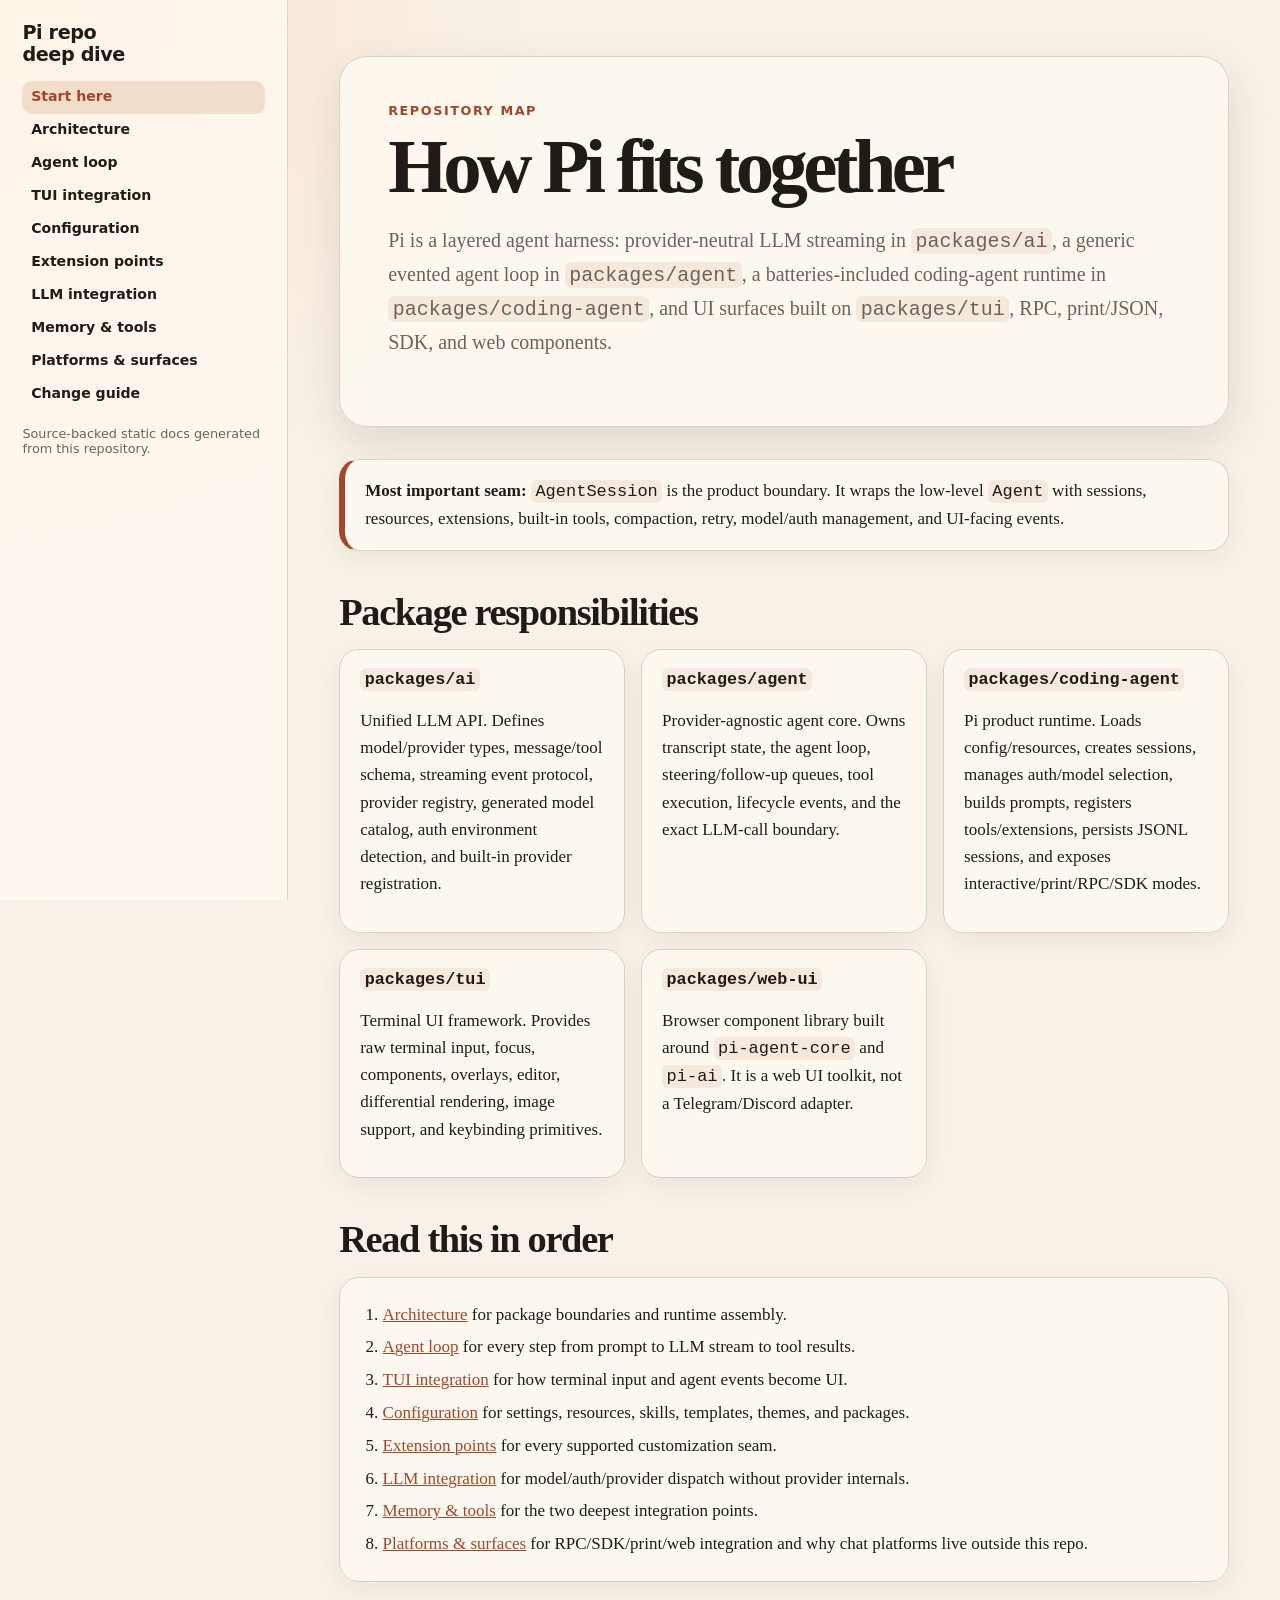
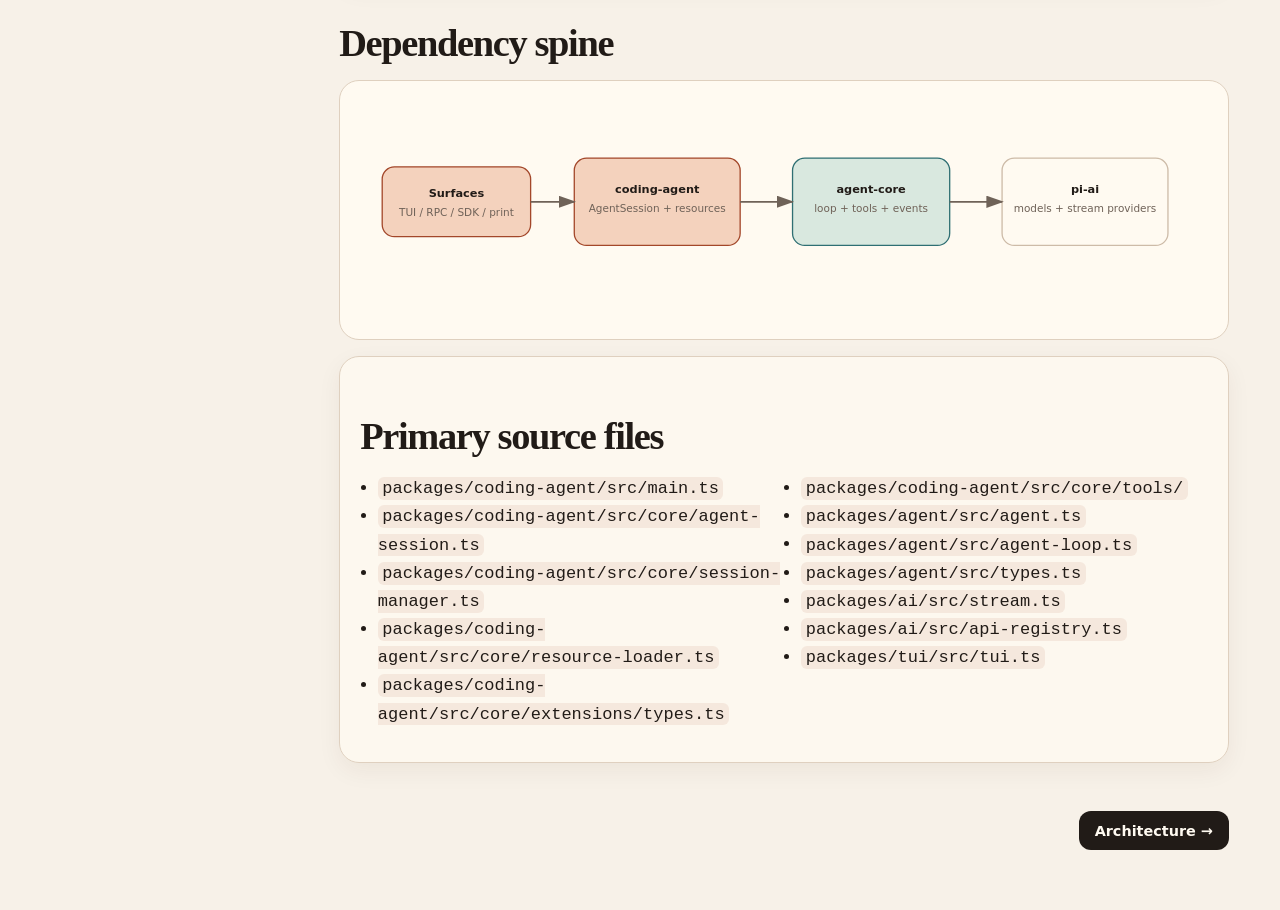
<file: docs/repo-deep-dive/index.html>
<!doctype html>
<html lang="en">
<head><meta charset="utf-8"><meta name="viewport" content="width=device-width,initial-scale=1"><title>Pi Repository Deep Dive</title><link rel="stylesheet" href="styles.css"></head>
<body><div class="site">
<nav><div class="brand">Pi repo<br>deep dive</div><a class="active" href="index.html">Start here</a><a href="architecture.html">Architecture</a><a href="agent-loop.html">Agent loop</a><a href="tui-integration.html">TUI integration</a><a href="configuration.html">Configuration</a><a href="extension-points.html">Extension points</a><a href="llm-integration.html">LLM integration</a><a href="memory-and-tools.html">Memory & tools</a><a href="surfaces.html">Platforms & surfaces</a><a href="change-guide.html">Change guide</a><div class="small">Source-backed static docs generated from this repository.</div></nav>
<main>
<section class="hero"><div class="kicker">Repository map</div><h1>How Pi fits together</h1><p class="lede">Pi is a layered agent harness: provider-neutral LLM streaming in <code>packages/ai</code>, a generic evented agent loop in <code>packages/agent</code>, a batteries-included coding-agent runtime in <code>packages/coding-agent</code>, and UI surfaces built on <code>packages/tui</code>, RPC, print/JSON, SDK, and web components.</p></section>

<div class="callout"><strong>Most important seam:</strong> <code>AgentSession</code> is the product boundary. It wraps the low-level <code>Agent</code> with sessions, resources, extensions, built-in tools, compaction, retry, model/auth management, and UI-facing events.</div>

<h2>Package responsibilities</h2>
<div class="grid">
  <div class="card"><h3><code>packages/ai</code></h3><p>Unified LLM API. Defines model/provider types, message/tool schema, streaming event protocol, provider registry, generated model catalog, auth environment detection, and built-in provider registration.</p></div>
  <div class="card"><h3><code>packages/agent</code></h3><p>Provider-agnostic agent core. Owns transcript state, the agent loop, steering/follow-up queues, tool execution, lifecycle events, and the exact LLM-call boundary.</p></div>
  <div class="card"><h3><code>packages/coding-agent</code></h3><p>Pi product runtime. Loads config/resources, creates sessions, manages auth/model selection, builds prompts, registers tools/extensions, persists JSONL sessions, and exposes interactive/print/RPC/SDK modes.</p></div>
  <div class="card"><h3><code>packages/tui</code></h3><p>Terminal UI framework. Provides raw terminal input, focus, components, overlays, editor, differential rendering, image support, and keybinding primitives.</p></div>
  <div class="card"><h3><code>packages/web-ui</code></h3><p>Browser component library built around <code>pi-agent-core</code> and <code>pi-ai</code>. It is a web UI toolkit, not a Telegram/Discord adapter.</p></div>
</div>

<h2>Read this in order</h2>
<div class="flow"><ol>
<li><a href="architecture.html">Architecture</a> for package boundaries and runtime assembly.</li>
<li><a href="agent-loop.html">Agent loop</a> for every step from prompt to LLM stream to tool results.</li>
<li><a href="tui-integration.html">TUI integration</a> for how terminal input and agent events become UI.</li>
<li><a href="configuration.html">Configuration</a> for settings, resources, skills, templates, themes, and packages.</li>
<li><a href="extension-points.html">Extension points</a> for every supported customization seam.</li>
<li><a href="llm-integration.html">LLM integration</a> for model/auth/provider dispatch without provider internals.</li>
<li><a href="memory-and-tools.html">Memory & tools</a> for the two deepest integration points.</li>
<li><a href="surfaces.html">Platforms & surfaces</a> for RPC/SDK/print/web integration and why chat platforms live outside this repo.</li>
</ol></div>

<h2>Dependency spine</h2>
<div class="diagram" aria-label="Pi dependency spine diagram"><svg viewBox="0 0 980 250" role="img"><defs><marker id="arrowhead" markerWidth="10" markerHeight="7" refX="9" refY="3.5" orient="auto"><polygon points="0 0,10 3.5,0 7" fill="#6f6258"></polygon></marker></defs>
<rect class="box-accent" x="30" y="80" width="170" height="80" rx="14"></rect><text class="label" x="115" y="114" text-anchor="middle">Surfaces</text><text class="sub" x="115" y="136" text-anchor="middle">TUI / RPC / SDK / print</text>
<rect class="box-accent" x="250" y="70" width="190" height="100" rx="14"></rect><text class="label" x="345" y="110" text-anchor="middle">coding-agent</text><text class="sub" x="345" y="132" text-anchor="middle">AgentSession + resources</text>
<rect class="box-green" x="500" y="70" width="180" height="100" rx="14"></rect><text class="label" x="590" y="110" text-anchor="middle">agent-core</text><text class="sub" x="590" y="132" text-anchor="middle">loop + tools + events</text>
<rect class="box" x="740" y="70" width="190" height="100" rx="14"></rect><text class="label" x="835" y="110" text-anchor="middle">pi-ai</text><text class="sub" x="835" y="132" text-anchor="middle">models + stream providers</text>
<path class="arrow" d="M200 120 H250"></path><path class="arrow" d="M440 120 H500"></path><path class="arrow" d="M680 120 H740"></path></svg></div>

<div class="source-list"><h2>Primary source files</h2><ul>
<li><code>packages/coding-agent/src/main.ts</code></li><li><code>packages/coding-agent/src/core/agent-session.ts</code></li><li><code>packages/coding-agent/src/core/session-manager.ts</code></li><li><code>packages/coding-agent/src/core/resource-loader.ts</code></li><li><code>packages/coding-agent/src/core/extensions/types.ts</code></li><li><code>packages/coding-agent/src/core/tools/</code></li><li><code>packages/agent/src/agent.ts</code></li><li><code>packages/agent/src/agent-loop.ts</code></li><li><code>packages/agent/src/types.ts</code></li><li><code>packages/ai/src/stream.ts</code></li><li><code>packages/ai/src/api-registry.ts</code></li><li><code>packages/tui/src/tui.ts</code></li></ul></div>
<div class="nextprev"><span></span><a href="architecture.html">Architecture →</a></div>
</main></div></body></html>
</file>
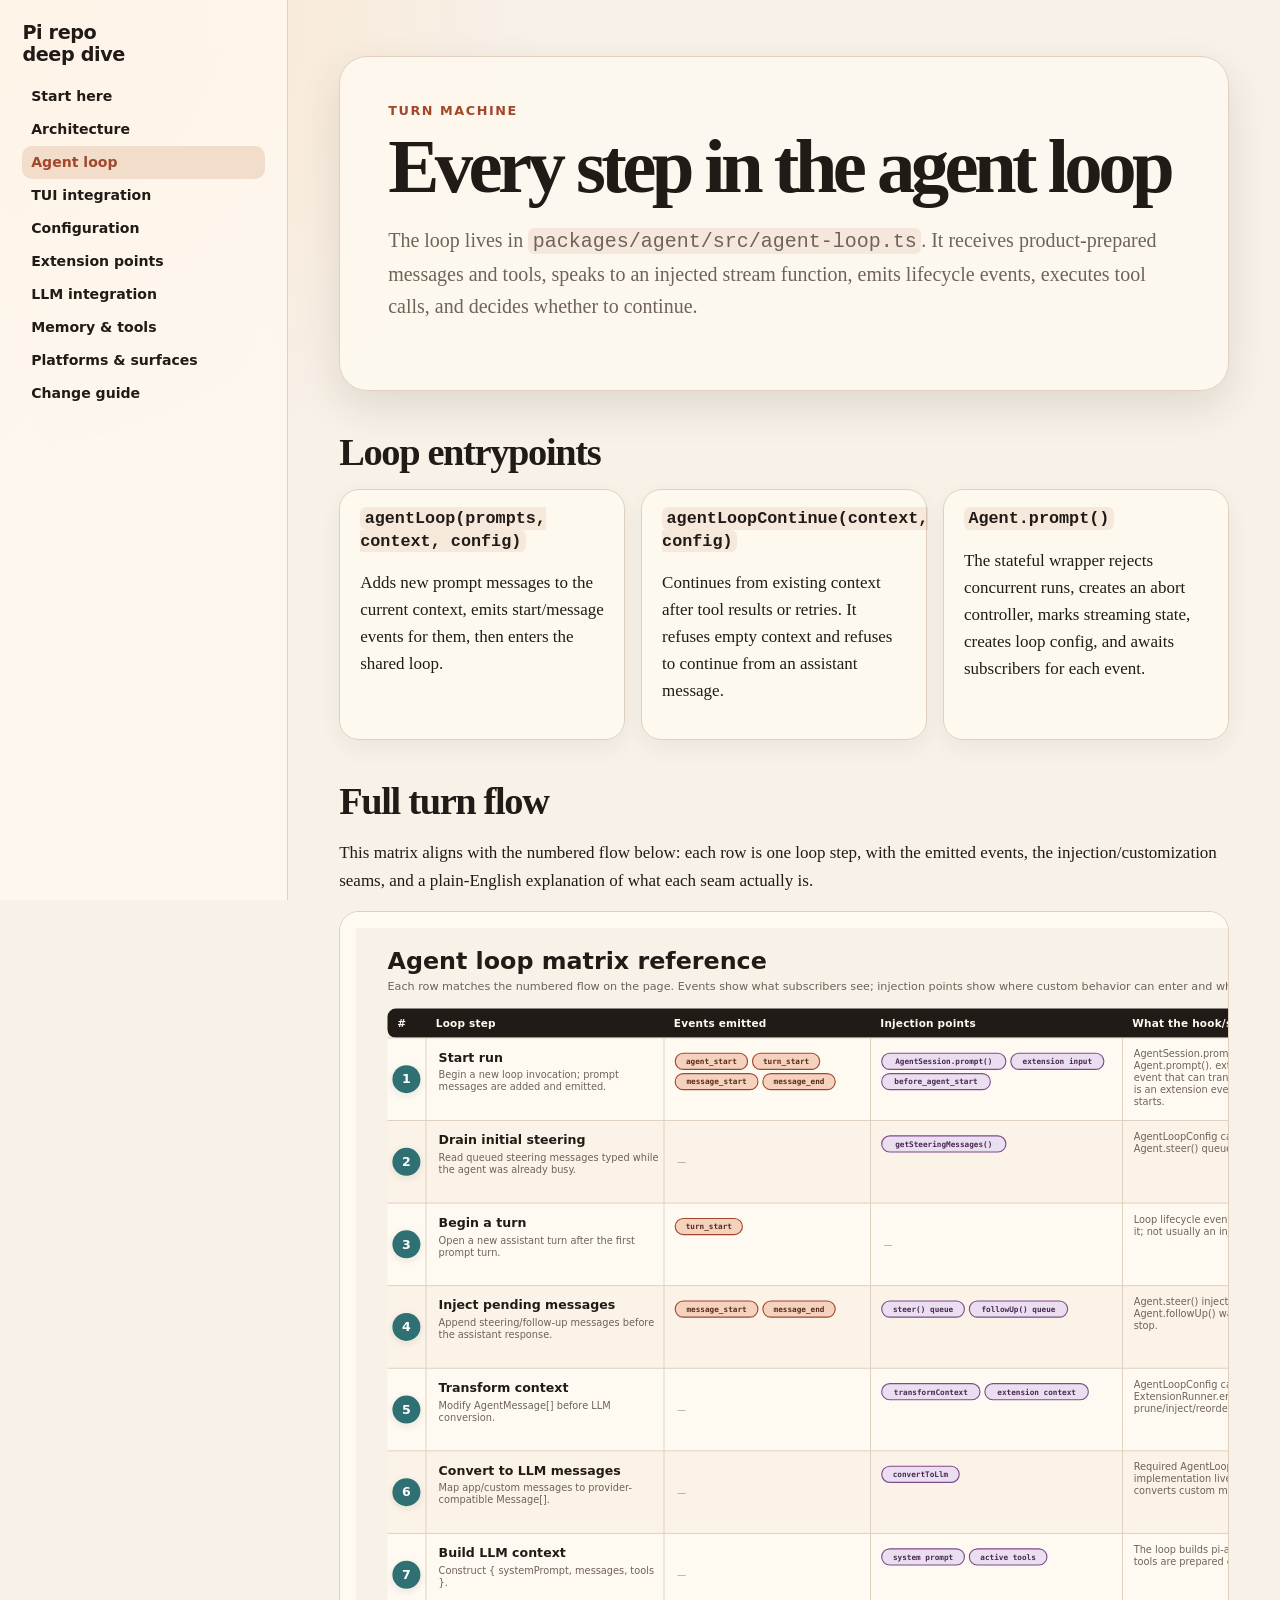
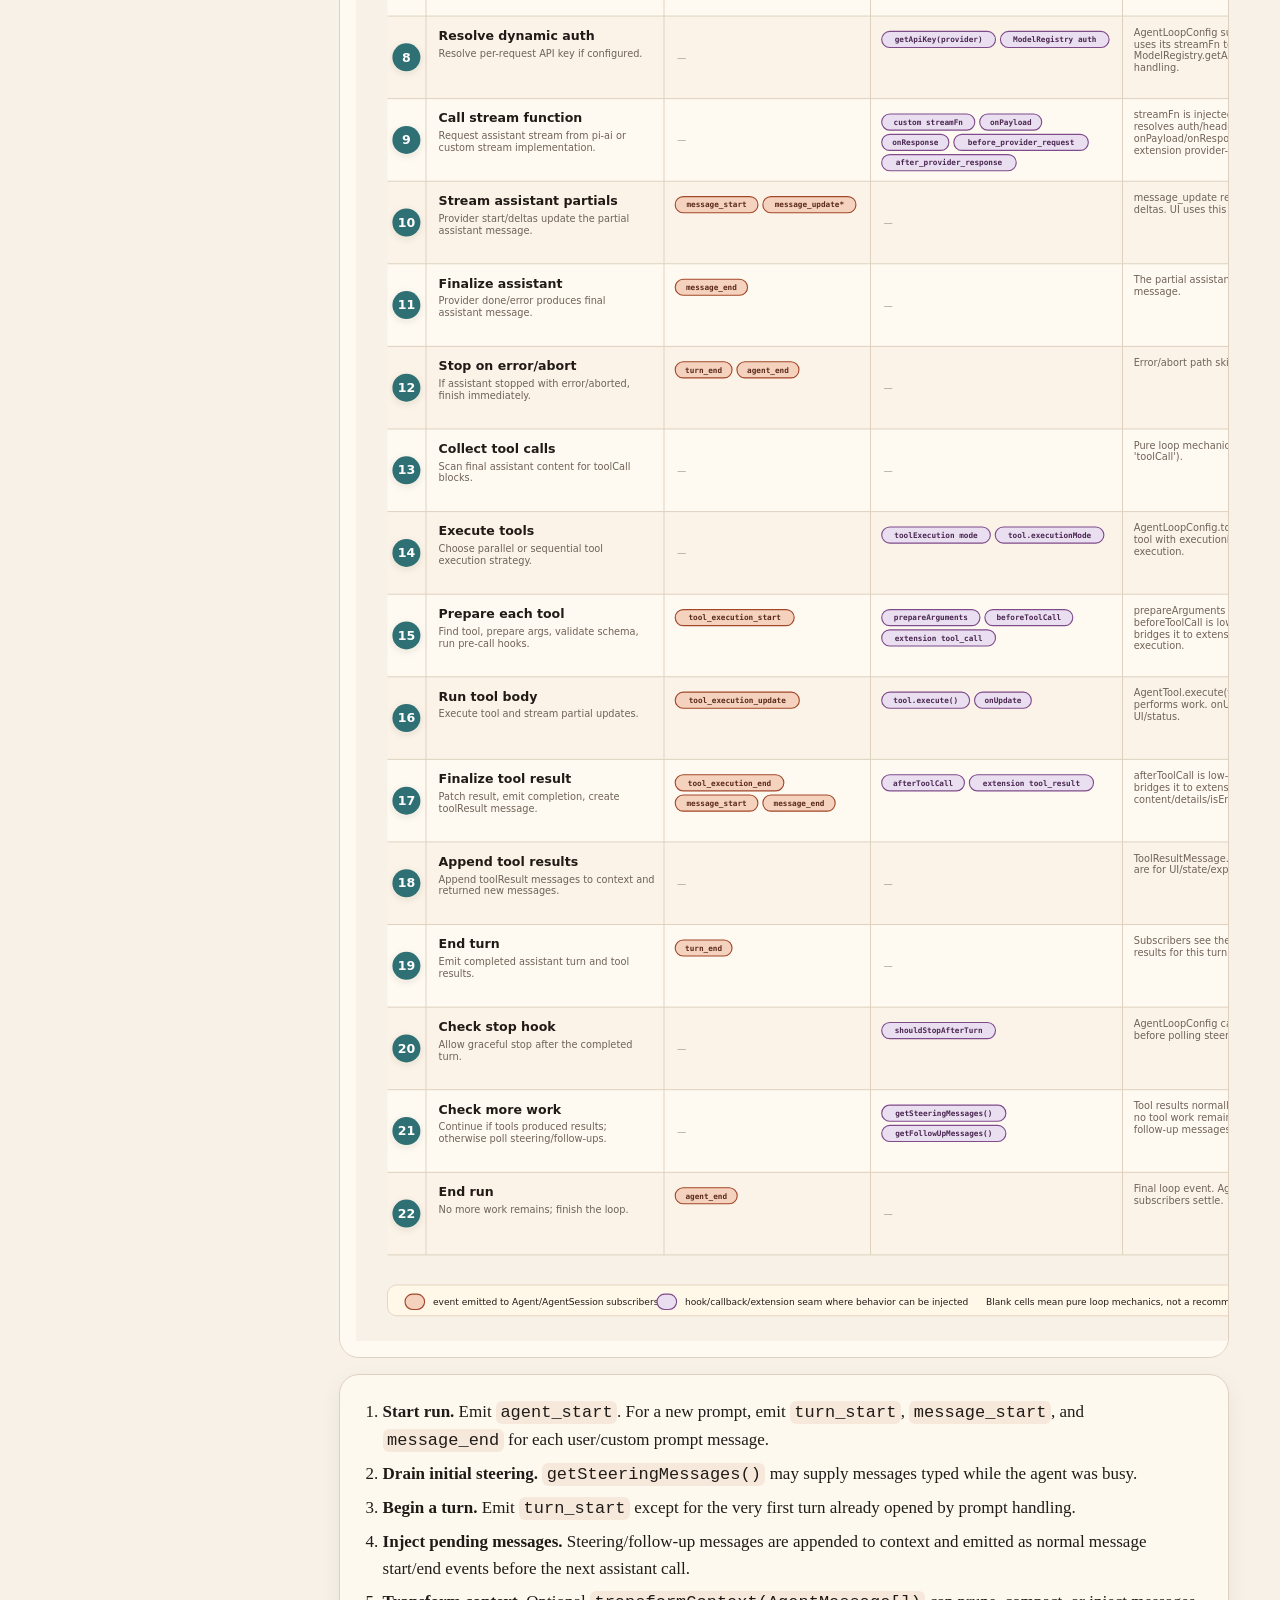
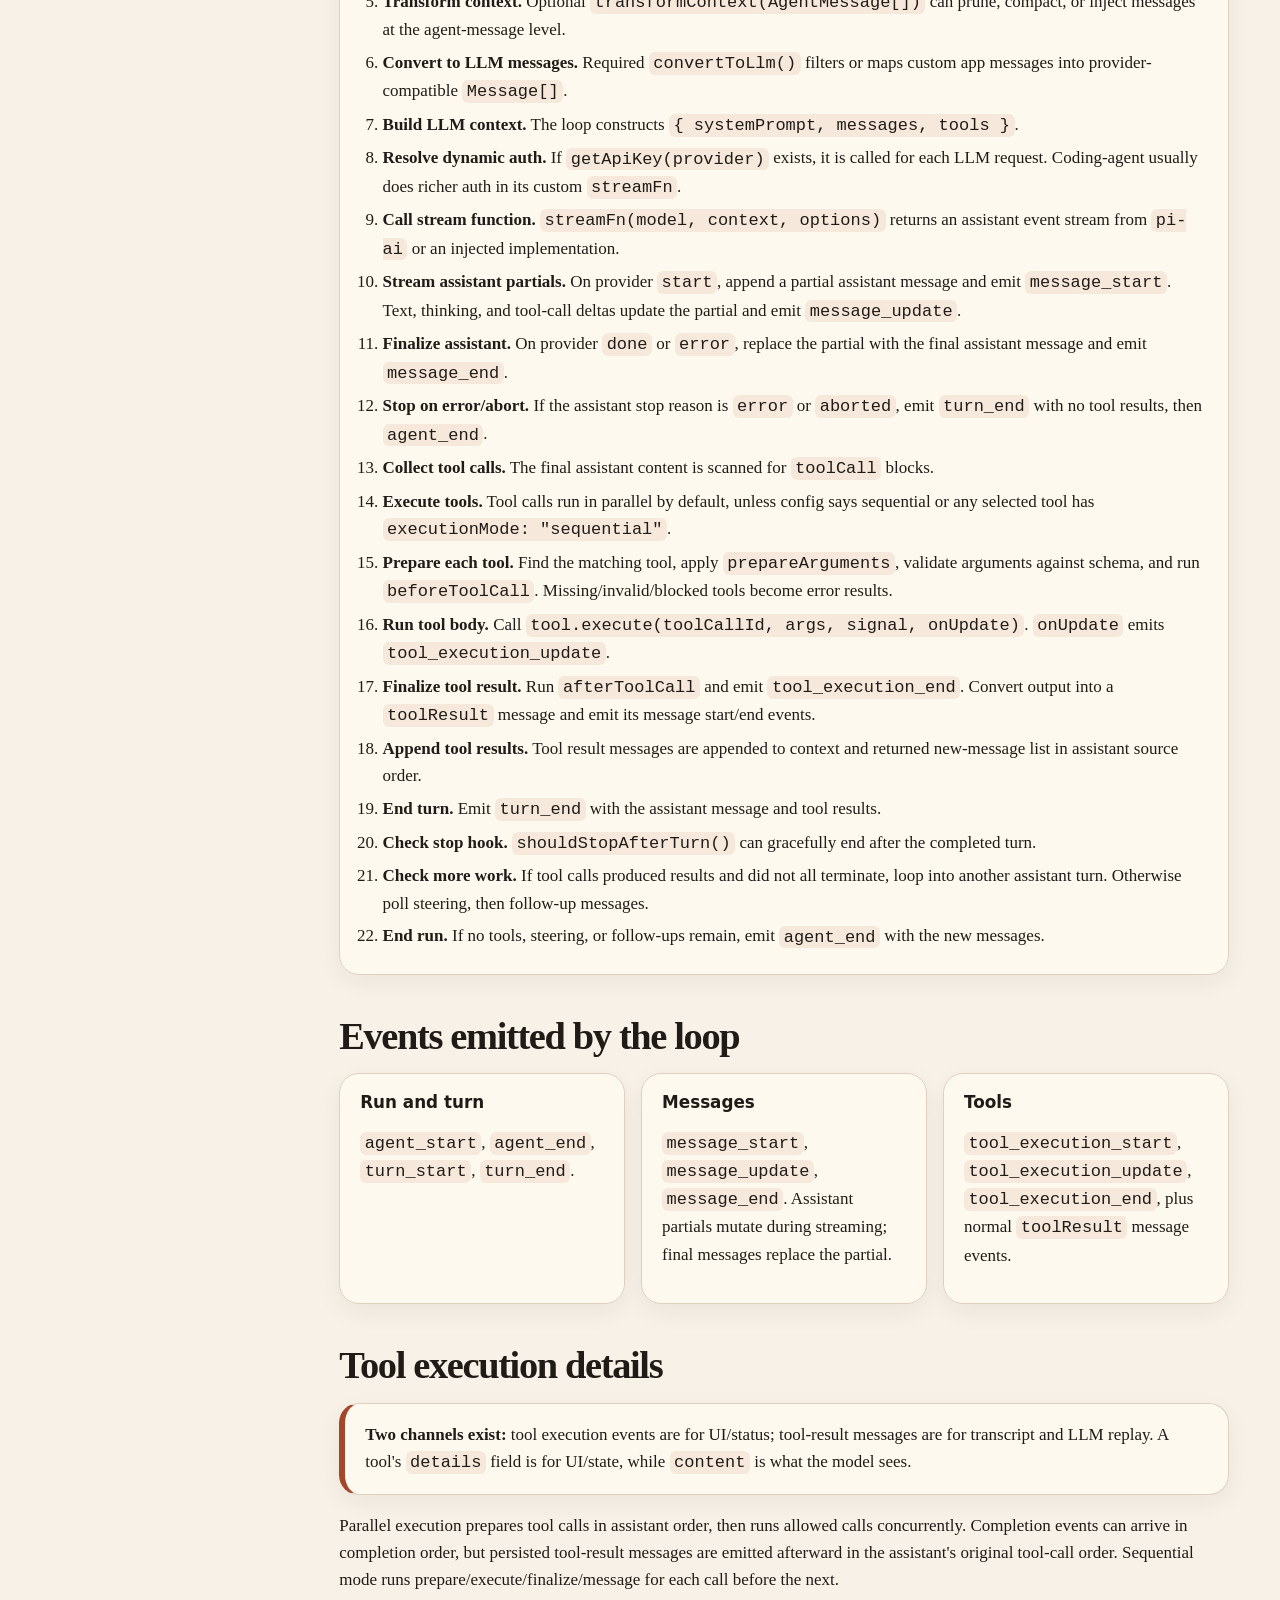
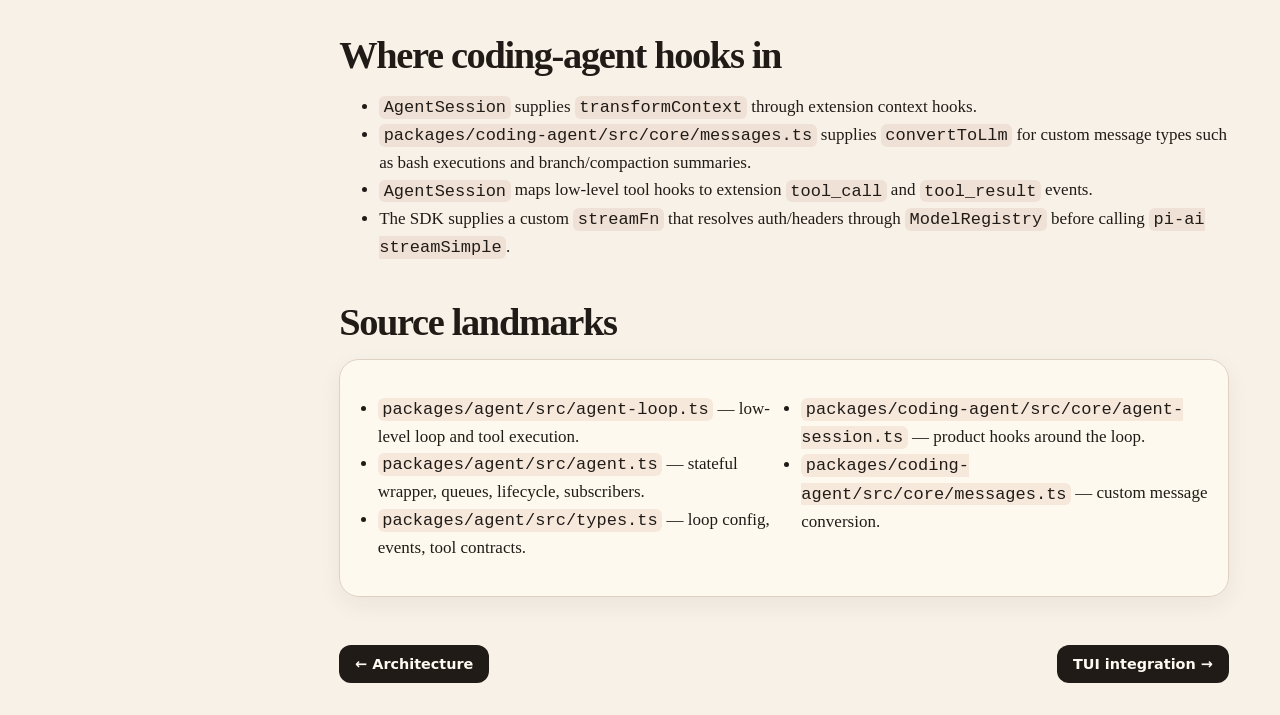
<file: docs/repo-deep-dive/agent-loop.html>
<!doctype html><html lang="en"><head><meta charset="utf-8"><meta name="viewport" content="width=device-width,initial-scale=1"><title>Agent Loop - Pi Deep Dive</title><link rel="stylesheet" href="styles.css"></head><body><div class="site"><nav><div class="brand">Pi repo<br>deep dive</div><a href="index.html">Start here</a><a href="architecture.html">Architecture</a><a class="active" href="agent-loop.html">Agent loop</a><a href="tui-integration.html">TUI integration</a><a href="configuration.html">Configuration</a><a href="extension-points.html">Extension points</a><a href="llm-integration.html">LLM integration</a><a href="memory-and-tools.html">Memory & tools</a><a href="surfaces.html">Platforms & surfaces</a><a href="change-guide.html">Change guide</a></nav><main>
<section class="hero"><div class="kicker">Turn machine</div><h1>Every step in the agent loop</h1><p class="lede">The loop lives in <code>packages/agent/src/agent-loop.ts</code>. It receives product-prepared messages and tools, speaks to an injected stream function, emits lifecycle events, executes tool calls, and decides whether to continue.</p></section>

<h2>Loop entrypoints</h2>
<div class="grid"><div class="card"><h3><code>agentLoop(prompts, context, config)</code></h3><p>Adds new prompt messages to the current context, emits start/message events for them, then enters the shared loop.</p></div><div class="card"><h3><code>agentLoopContinue(context, config)</code></h3><p>Continues from existing context after tool results or retries. It refuses empty context and refuses to continue from an assistant message.</p></div><div class="card"><h3><code>Agent.prompt()</code></h3><p>The stateful wrapper rejects concurrent runs, creates an abort controller, marks streaming state, creates loop config, and awaits subscribers for each event.</p></div></div>

<h2>Full turn flow</h2>
<p>This matrix aligns with the numbered flow below: each row is one loop step, with the emitted events, the injection/customization seams, and a plain-English explanation of what each seam actually is.</p>
<div class="diagram" aria-label="Pi agent loop matrix reference"><img src="agent-loop-timeline.svg" alt="Pi agent loop matrix reference showing numbered steps, emitted events, injection points, and hook explanations" style="width:100%;min-width:1120px;height:auto;display:block;"></div>
<div class="flow"><ol>
<li><strong>Start run.</strong> Emit <code>agent_start</code>. For a new prompt, emit <code>turn_start</code>, <code>message_start</code>, and <code>message_end</code> for each user/custom prompt message.</li>
<li><strong>Drain initial steering.</strong> <code>getSteeringMessages()</code> may supply messages typed while the agent was busy.</li>
<li><strong>Begin a turn.</strong> Emit <code>turn_start</code> except for the very first turn already opened by prompt handling.</li>
<li><strong>Inject pending messages.</strong> Steering/follow-up messages are appended to context and emitted as normal message start/end events before the next assistant call.</li>
<li><strong>Transform context.</strong> Optional <code>transformContext(AgentMessage[])</code> can prune, compact, or inject messages at the agent-message level.</li>
<li><strong>Convert to LLM messages.</strong> Required <code>convertToLlm()</code> filters or maps custom app messages into provider-compatible <code>Message[]</code>.</li>
<li><strong>Build LLM context.</strong> The loop constructs <code>{ systemPrompt, messages, tools }</code>.</li>
<li><strong>Resolve dynamic auth.</strong> If <code>getApiKey(provider)</code> exists, it is called for each LLM request. Coding-agent usually does richer auth in its custom <code>streamFn</code>.</li>
<li><strong>Call stream function.</strong> <code>streamFn(model, context, options)</code> returns an assistant event stream from <code>pi-ai</code> or an injected implementation.</li>
<li><strong>Stream assistant partials.</strong> On provider <code>start</code>, append a partial assistant message and emit <code>message_start</code>. Text, thinking, and tool-call deltas update the partial and emit <code>message_update</code>.</li>
<li><strong>Finalize assistant.</strong> On provider <code>done</code> or <code>error</code>, replace the partial with the final assistant message and emit <code>message_end</code>.</li>
<li><strong>Stop on error/abort.</strong> If the assistant stop reason is <code>error</code> or <code>aborted</code>, emit <code>turn_end</code> with no tool results, then <code>agent_end</code>.</li>
<li><strong>Collect tool calls.</strong> The final assistant content is scanned for <code>toolCall</code> blocks.</li>
<li><strong>Execute tools.</strong> Tool calls run in parallel by default, unless config says sequential or any selected tool has <code>executionMode: "sequential"</code>.</li>
<li><strong>Prepare each tool.</strong> Find the matching tool, apply <code>prepareArguments</code>, validate arguments against schema, and run <code>beforeToolCall</code>. Missing/invalid/blocked tools become error results.</li>
<li><strong>Run tool body.</strong> Call <code>tool.execute(toolCallId, args, signal, onUpdate)</code>. <code>onUpdate</code> emits <code>tool_execution_update</code>.</li>
<li><strong>Finalize tool result.</strong> Run <code>afterToolCall</code> and emit <code>tool_execution_end</code>. Convert output into a <code>toolResult</code> message and emit its message start/end events.</li>
<li><strong>Append tool results.</strong> Tool result messages are appended to context and returned new-message list in assistant source order.</li>
<li><strong>End turn.</strong> Emit <code>turn_end</code> with the assistant message and tool results.</li>
<li><strong>Check stop hook.</strong> <code>shouldStopAfterTurn()</code> can gracefully end after the completed turn.</li>
<li><strong>Check more work.</strong> If tool calls produced results and did not all terminate, loop into another assistant turn. Otherwise poll steering, then follow-up messages.</li>
<li><strong>End run.</strong> If no tools, steering, or follow-ups remain, emit <code>agent_end</code> with the new messages.</li>
</ol></div>

<h2>Events emitted by the loop</h2>
<div class="grid"><div class="card"><h3>Run and turn</h3><p><code>agent_start</code>, <code>agent_end</code>, <code>turn_start</code>, <code>turn_end</code>.</p></div><div class="card"><h3>Messages</h3><p><code>message_start</code>, <code>message_update</code>, <code>message_end</code>. Assistant partials mutate during streaming; final messages replace the partial.</p></div><div class="card"><h3>Tools</h3><p><code>tool_execution_start</code>, <code>tool_execution_update</code>, <code>tool_execution_end</code>, plus normal <code>toolResult</code> message events.</p></div></div>

<h2>Tool execution details</h2>
<div class="callout"><strong>Two channels exist:</strong> tool execution events are for UI/status; tool-result messages are for transcript and LLM replay. A tool's <code>details</code> field is for UI/state, while <code>content</code> is what the model sees.</div>
<p>Parallel execution prepares tool calls in assistant order, then runs allowed calls concurrently. Completion events can arrive in completion order, but persisted tool-result messages are emitted afterward in the assistant's original tool-call order. Sequential mode runs prepare/execute/finalize/message for each call before the next.</p>

<h2>Where coding-agent hooks in</h2>
<ul>
<li><code>AgentSession</code> supplies <code>transformContext</code> through extension context hooks.</li>
<li><code>packages/coding-agent/src/core/messages.ts</code> supplies <code>convertToLlm</code> for custom message types such as bash executions and branch/compaction summaries.</li>
<li><code>AgentSession</code> maps low-level tool hooks to extension <code>tool_call</code> and <code>tool_result</code> events.</li>
<li>The SDK supplies a custom <code>streamFn</code> that resolves auth/headers through <code>ModelRegistry</code> before calling <code>pi-ai streamSimple</code>.</li>
</ul>

<h2>Source landmarks</h2><div class="source-list"><ul><li><code>packages/agent/src/agent-loop.ts</code> — low-level loop and tool execution.</li><li><code>packages/agent/src/agent.ts</code> — stateful wrapper, queues, lifecycle, subscribers.</li><li><code>packages/agent/src/types.ts</code> — loop config, events, tool contracts.</li><li><code>packages/coding-agent/src/core/agent-session.ts</code> — product hooks around the loop.</li><li><code>packages/coding-agent/src/core/messages.ts</code> — custom message conversion.</li></ul></div>
<div class="nextprev"><a href="architecture.html">← Architecture</a><a href="tui-integration.html">TUI integration →</a></div>
</main></div></body></html>
</file>
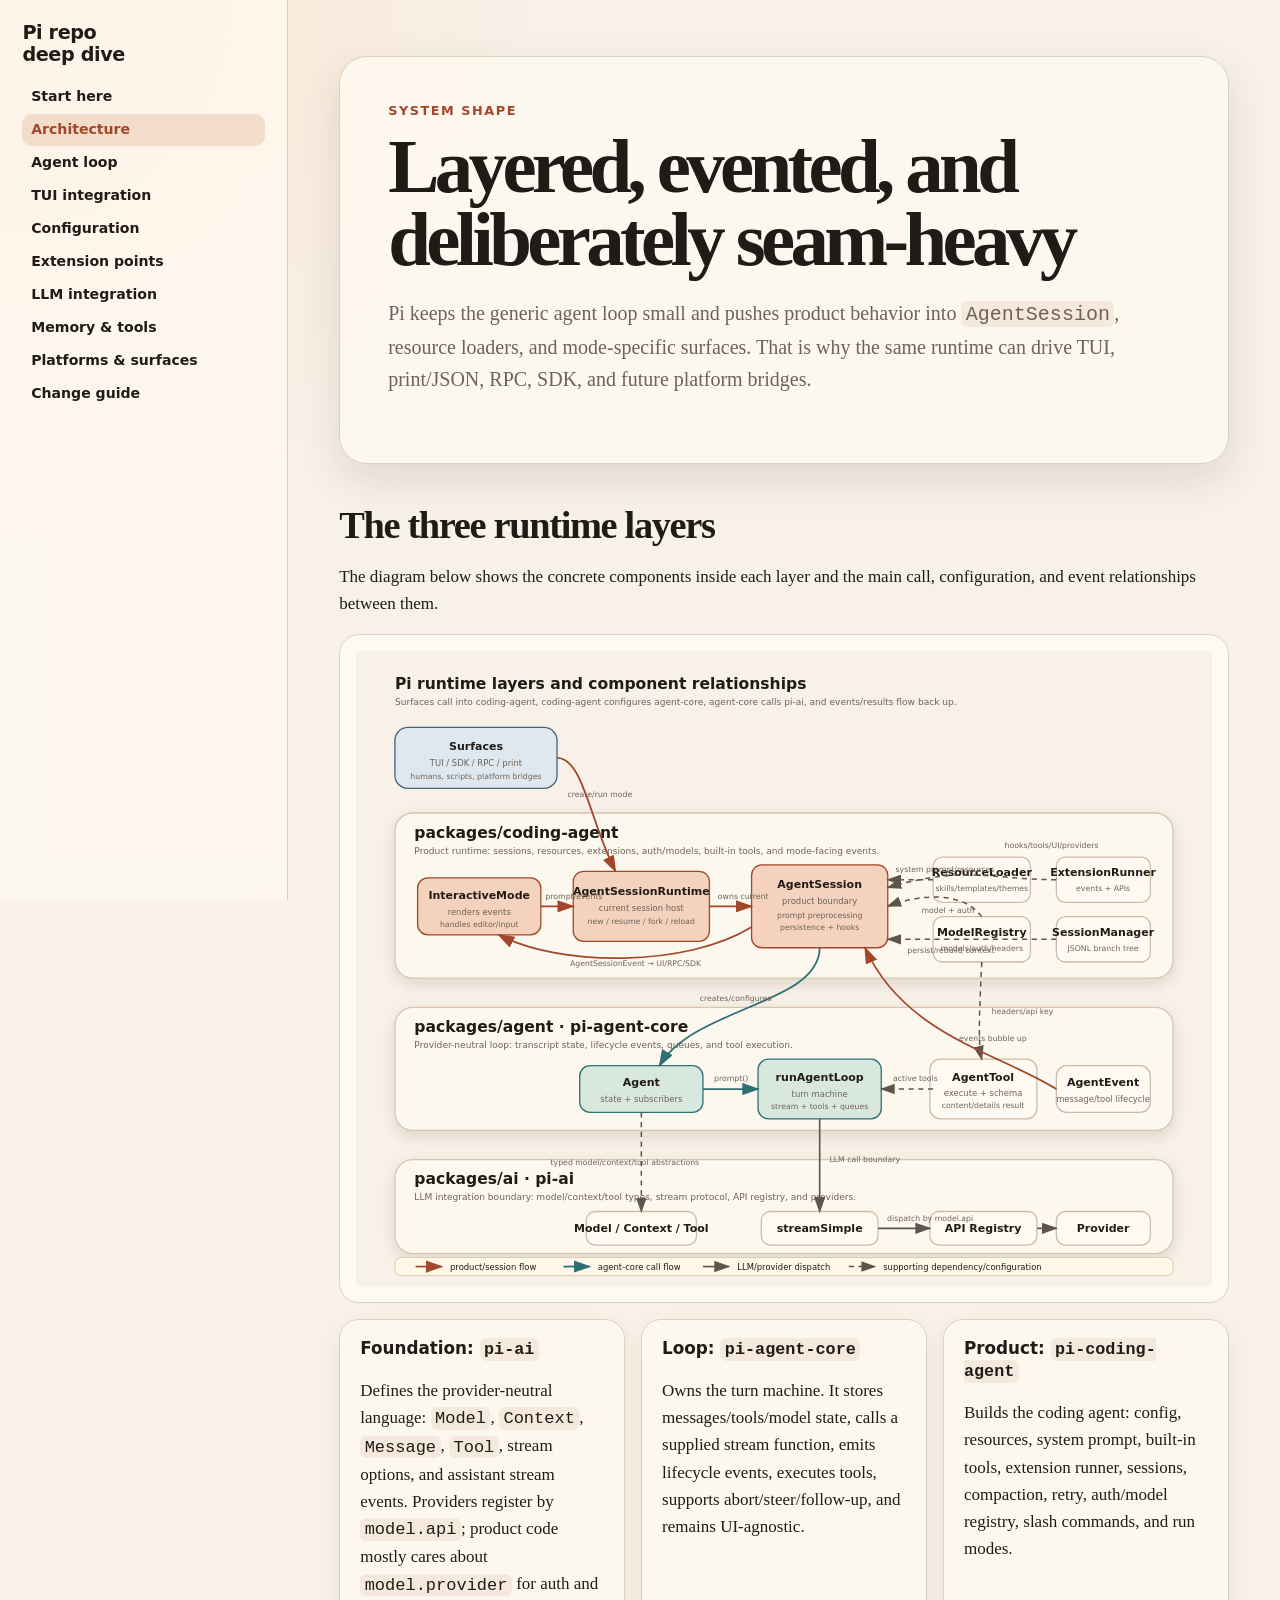
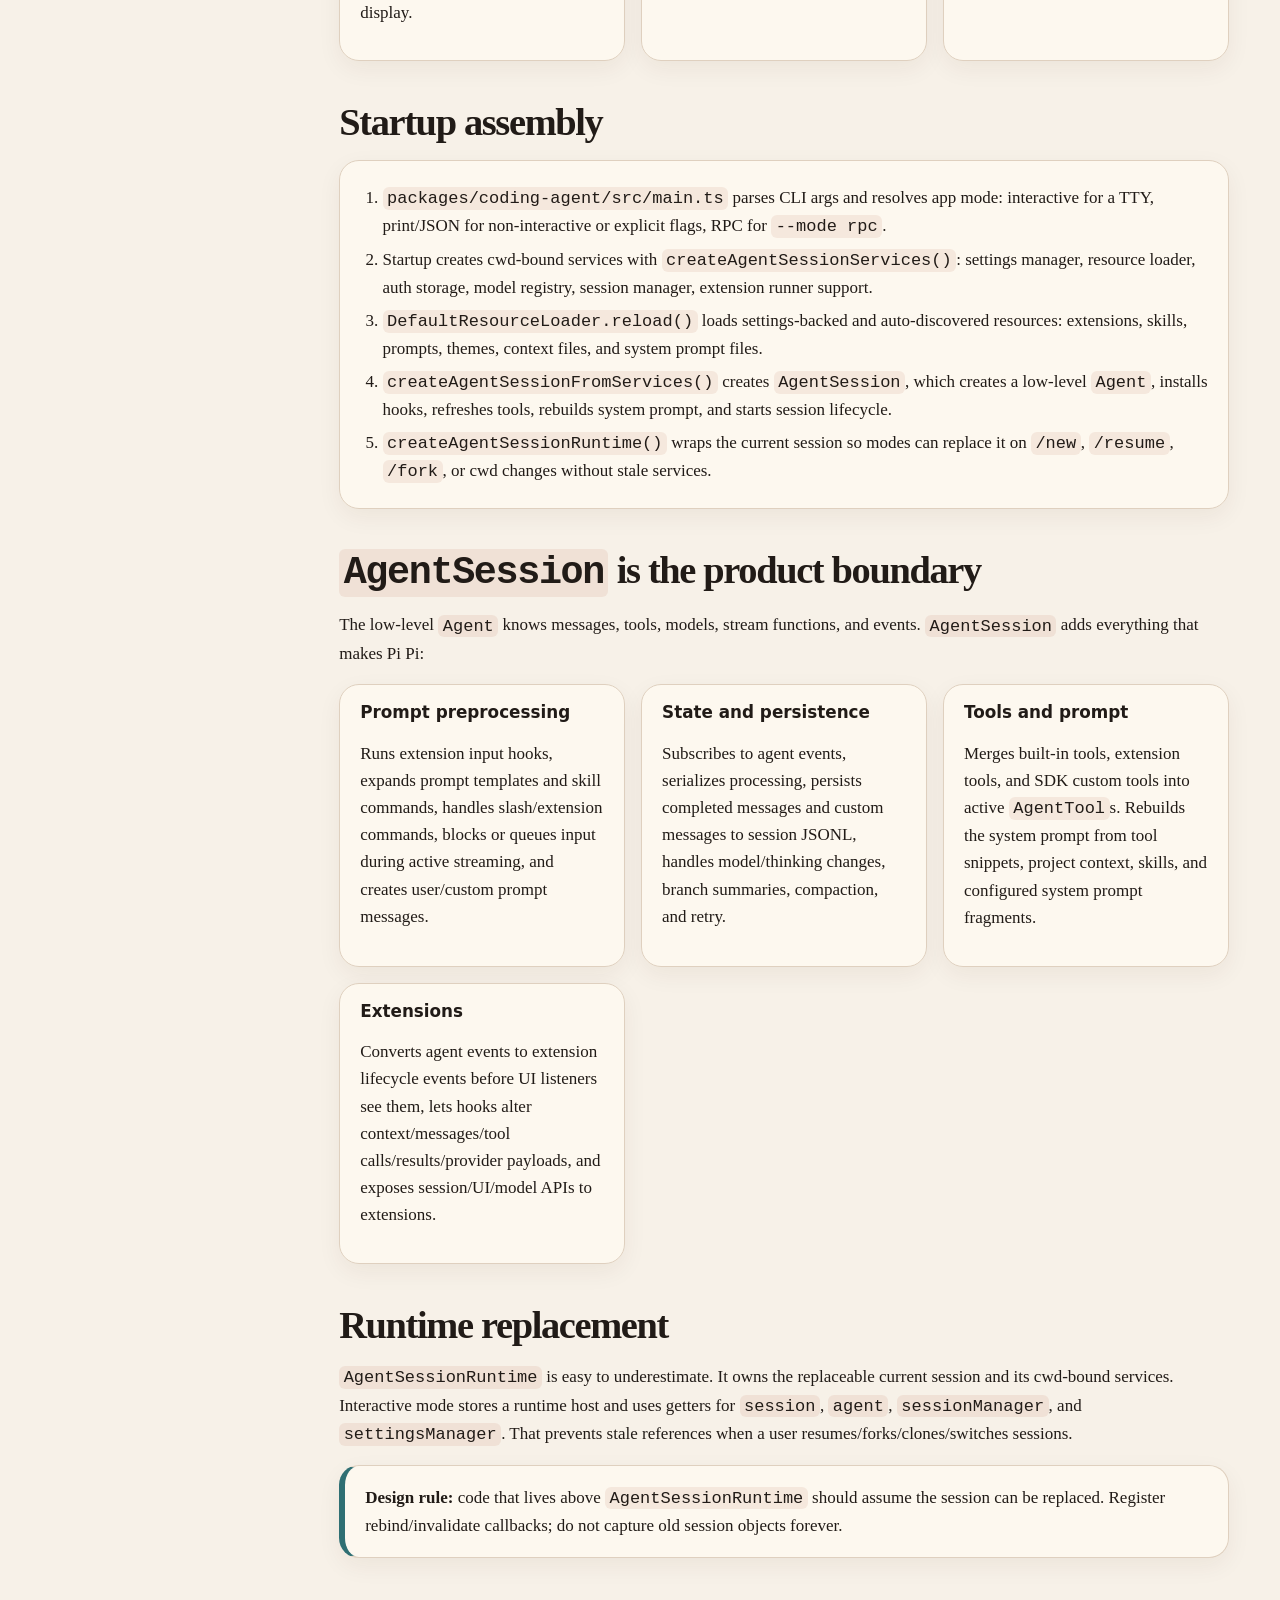
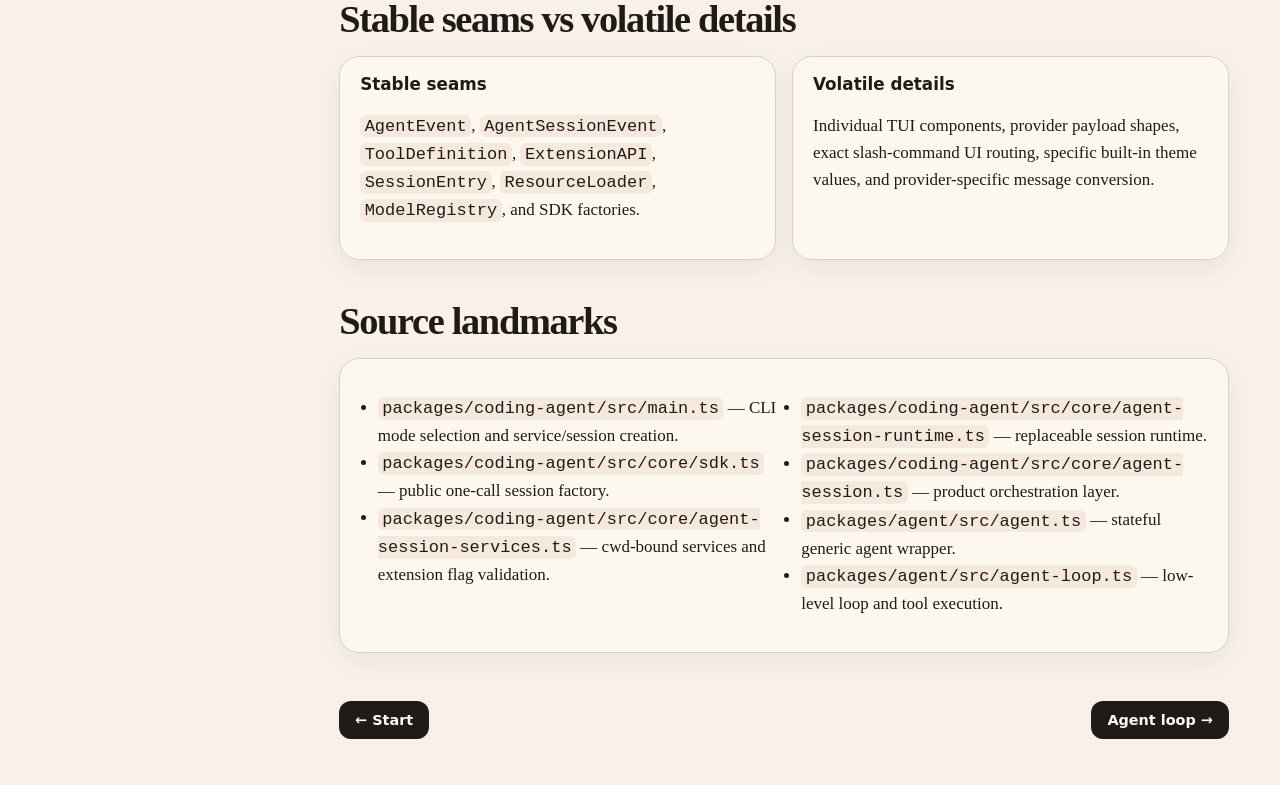
<file: docs/repo-deep-dive/architecture.html>
<!doctype html><html lang="en"><head><meta charset="utf-8"><meta name="viewport" content="width=device-width,initial-scale=1"><title>Architecture - Pi Deep Dive</title><link rel="stylesheet" href="styles.css"></head><body><div class="site"><nav><div class="brand">Pi repo<br>deep dive</div><a href="index.html">Start here</a><a class="active" href="architecture.html">Architecture</a><a href="agent-loop.html">Agent loop</a><a href="tui-integration.html">TUI integration</a><a href="configuration.html">Configuration</a><a href="extension-points.html">Extension points</a><a href="llm-integration.html">LLM integration</a><a href="memory-and-tools.html">Memory & tools</a><a href="surfaces.html">Platforms & surfaces</a><a href="change-guide.html">Change guide</a></nav><main>
<section class="hero"><div class="kicker">System shape</div><h1>Layered, evented, and deliberately seam-heavy</h1><p class="lede">Pi keeps the generic agent loop small and pushes product behavior into <code>AgentSession</code>, resource loaders, and mode-specific surfaces. That is why the same runtime can drive TUI, print/JSON, RPC, SDK, and future platform bridges.</p></section>

<h2>The three runtime layers</h2>
<p>The diagram below shows the concrete components inside each layer and the main call, configuration, and event relationships between them.</p>
<div class="diagram" aria-label="Pi runtime layers and component relationships"><img src="runtime-layers-components.svg" alt="Pi runtime layers and component relationships" style="width:100%;min-width:820px;height:auto;display:block;"></div>
<div class="grid">
<div class="card"><h3>Foundation: <code>pi-ai</code></h3><p>Defines the provider-neutral language: <code>Model</code>, <code>Context</code>, <code>Message</code>, <code>Tool</code>, stream options, and assistant stream events. Providers register by <code>model.api</code>; product code mostly cares about <code>model.provider</code> for auth and display.</p></div>
<div class="card"><h3>Loop: <code>pi-agent-core</code></h3><p>Owns the turn machine. It stores messages/tools/model state, calls a supplied stream function, emits lifecycle events, executes tools, supports abort/steer/follow-up, and remains UI-agnostic.</p></div>
<div class="card"><h3>Product: <code>pi-coding-agent</code></h3><p>Builds the coding agent: config, resources, system prompt, built-in tools, extension runner, sessions, compaction, retry, auth/model registry, slash commands, and run modes.</p></div>
</div>

<h2>Startup assembly</h2>
<div class="flow"><ol>
<li><code>packages/coding-agent/src/main.ts</code> parses CLI args and resolves app mode: interactive for a TTY, print/JSON for non-interactive or explicit flags, RPC for <code>--mode rpc</code>.</li>
<li>Startup creates cwd-bound services with <code>createAgentSessionServices()</code>: settings manager, resource loader, auth storage, model registry, session manager, extension runner support.</li>
<li><code>DefaultResourceLoader.reload()</code> loads settings-backed and auto-discovered resources: extensions, skills, prompts, themes, context files, and system prompt files.</li>
<li><code>createAgentSessionFromServices()</code> creates <code>AgentSession</code>, which creates a low-level <code>Agent</code>, installs hooks, refreshes tools, rebuilds system prompt, and starts session lifecycle.</li>
<li><code>createAgentSessionRuntime()</code> wraps the current session so modes can replace it on <code>/new</code>, <code>/resume</code>, <code>/fork</code>, or cwd changes without stale services.</li>
</ol></div>

<h2><code>AgentSession</code> is the product boundary</h2>
<p>The low-level <code>Agent</code> knows messages, tools, models, stream functions, and events. <code>AgentSession</code> adds everything that makes Pi Pi:</p>
<div class="grid">
<div class="card"><h3>Prompt preprocessing</h3><p>Runs extension input hooks, expands prompt templates and skill commands, handles slash/extension commands, blocks or queues input during active streaming, and creates user/custom prompt messages.</p></div>
<div class="card"><h3>State and persistence</h3><p>Subscribes to agent events, serializes processing, persists completed messages and custom messages to session JSONL, handles model/thinking changes, branch summaries, compaction, and retry.</p></div>
<div class="card"><h3>Tools and prompt</h3><p>Merges built-in tools, extension tools, and SDK custom tools into active <code>AgentTool</code>s. Rebuilds the system prompt from tool snippets, project context, skills, and configured system prompt fragments.</p></div>
<div class="card"><h3>Extensions</h3><p>Converts agent events to extension lifecycle events before UI listeners see them, lets hooks alter context/messages/tool calls/results/provider payloads, and exposes session/UI/model APIs to extensions.</p></div>
</div>

<h2>Runtime replacement</h2>
<p><code>AgentSessionRuntime</code> is easy to underestimate. It owns the replaceable current session and its cwd-bound services. Interactive mode stores a runtime host and uses getters for <code>session</code>, <code>agent</code>, <code>sessionManager</code>, and <code>settingsManager</code>. That prevents stale references when a user resumes/forks/clones/switches sessions.</p>
<div class="callout good"><strong>Design rule:</strong> code that lives above <code>AgentSessionRuntime</code> should assume the session can be replaced. Register rebind/invalidate callbacks; do not capture old session objects forever.</div>

<h2>Stable seams vs volatile details</h2>
<div class="grid">
<div class="card"><h3>Stable seams</h3><p><code>AgentEvent</code>, <code>AgentSessionEvent</code>, <code>ToolDefinition</code>, <code>ExtensionAPI</code>, <code>SessionEntry</code>, <code>ResourceLoader</code>, <code>ModelRegistry</code>, and SDK factories.</p></div>
<div class="card"><h3>Volatile details</h3><p>Individual TUI components, provider payload shapes, exact slash-command UI routing, specific built-in theme values, and provider-specific message conversion.</p></div>
</div>

<h2>Source landmarks</h2>
<div class="source-list"><ul><li><code>packages/coding-agent/src/main.ts</code> — CLI mode selection and service/session creation.</li><li><code>packages/coding-agent/src/core/sdk.ts</code> — public one-call session factory.</li><li><code>packages/coding-agent/src/core/agent-session-services.ts</code> — cwd-bound services and extension flag validation.</li><li><code>packages/coding-agent/src/core/agent-session-runtime.ts</code> — replaceable session runtime.</li><li><code>packages/coding-agent/src/core/agent-session.ts</code> — product orchestration layer.</li><li><code>packages/agent/src/agent.ts</code> — stateful generic agent wrapper.</li><li><code>packages/agent/src/agent-loop.ts</code> — low-level loop and tool execution.</li></ul></div>
<div class="nextprev"><a href="index.html">← Start</a><a href="agent-loop.html">Agent loop →</a></div>
</main></div></body></html>
</file>
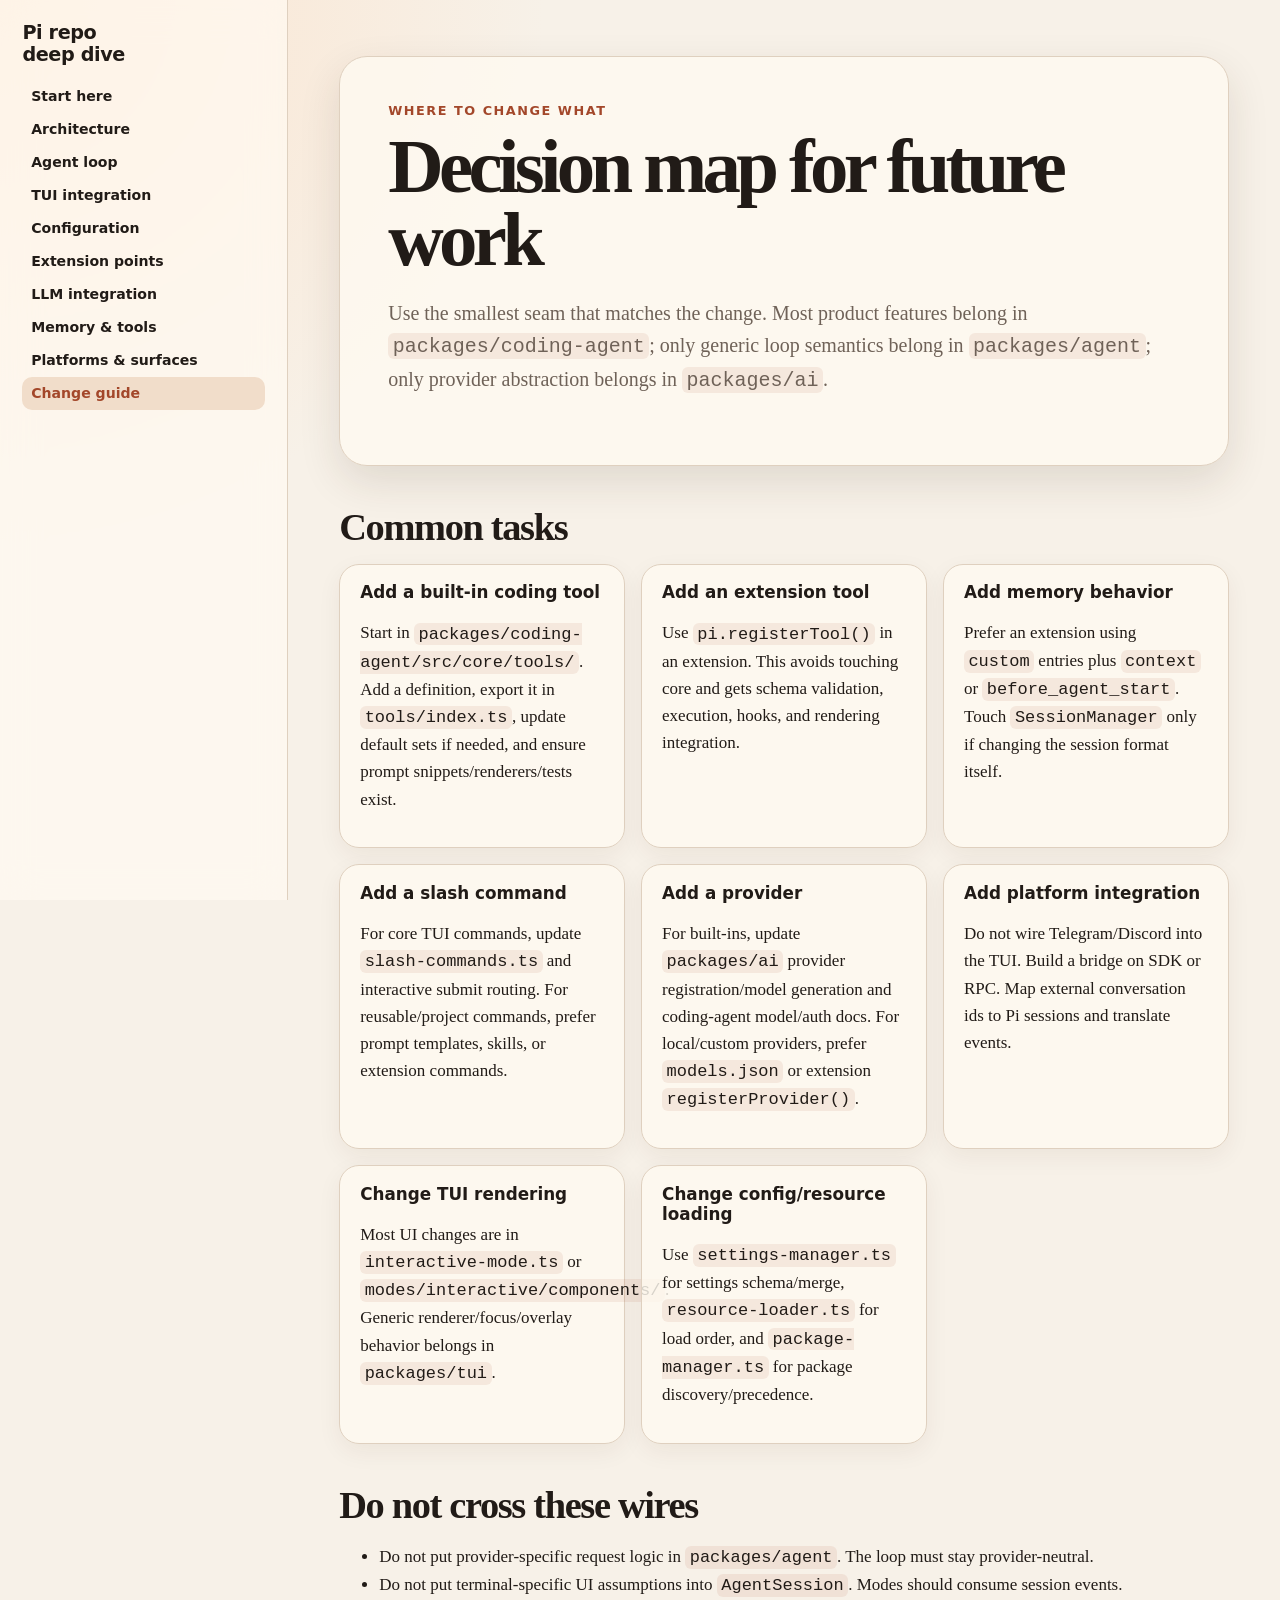
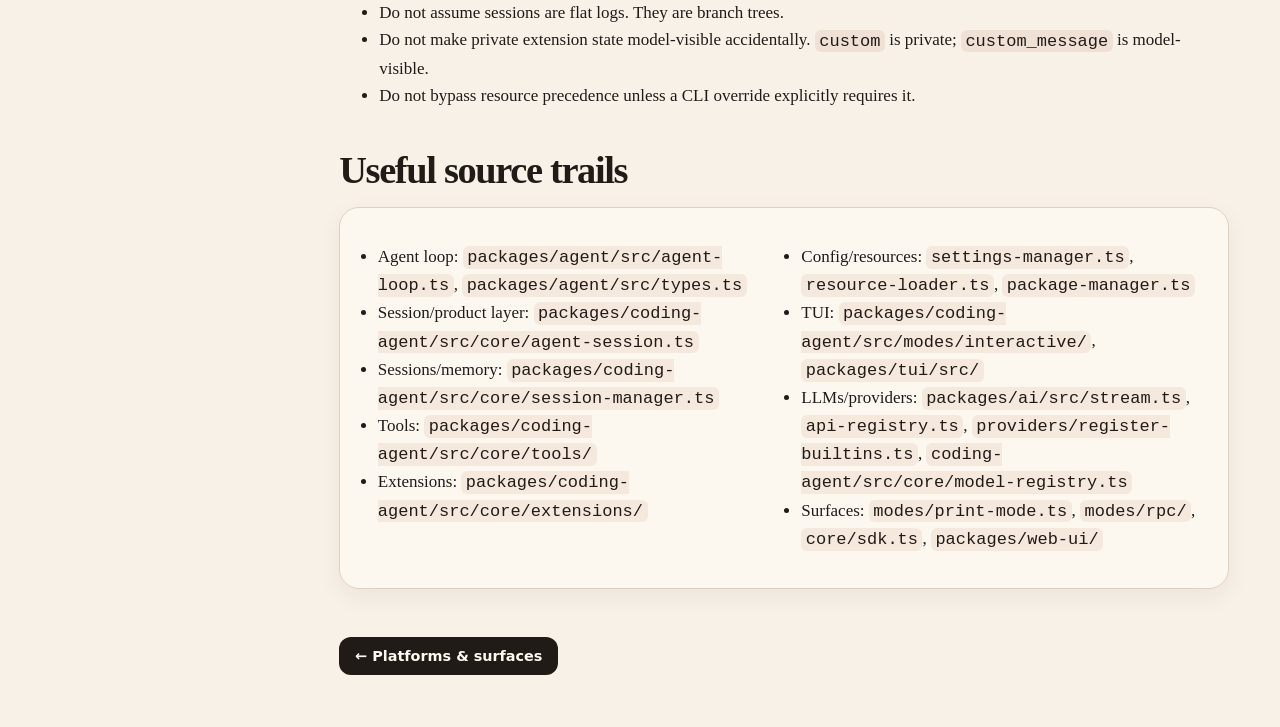
<file: docs/repo-deep-dive/change-guide.html>
<!doctype html><html lang="en"><head><meta charset="utf-8"><meta name="viewport" content="width=device-width,initial-scale=1"><title>Change Guide - Pi Deep Dive</title><link rel="stylesheet" href="styles.css"></head><body><div class="site"><nav><div class="brand">Pi repo<br>deep dive</div><a href="index.html">Start here</a><a href="architecture.html">Architecture</a><a href="agent-loop.html">Agent loop</a><a href="tui-integration.html">TUI integration</a><a href="configuration.html">Configuration</a><a href="extension-points.html">Extension points</a><a href="llm-integration.html">LLM integration</a><a href="memory-and-tools.html">Memory & tools</a><a href="surfaces.html">Platforms & surfaces</a><a class="active" href="change-guide.html">Change guide</a></nav><main>
<section class="hero"><div class="kicker">Where to change what</div><h1>Decision map for future work</h1><p class="lede">Use the smallest seam that matches the change. Most product features belong in <code>packages/coding-agent</code>; only generic loop semantics belong in <code>packages/agent</code>; only provider abstraction belongs in <code>packages/ai</code>.</p></section>

<h2>Common tasks</h2>
<div class="grid">
<div class="card"><h3>Add a built-in coding tool</h3><p>Start in <code>packages/coding-agent/src/core/tools/</code>. Add a definition, export it in <code>tools/index.ts</code>, update default sets if needed, and ensure prompt snippets/renderers/tests exist.</p></div>
<div class="card"><h3>Add an extension tool</h3><p>Use <code>pi.registerTool()</code> in an extension. This avoids touching core and gets schema validation, execution, hooks, and rendering integration.</p></div>
<div class="card"><h3>Add memory behavior</h3><p>Prefer an extension using <code>custom</code> entries plus <code>context</code> or <code>before_agent_start</code>. Touch <code>SessionManager</code> only if changing the session format itself.</p></div>
<div class="card"><h3>Add a slash command</h3><p>For core TUI commands, update <code>slash-commands.ts</code> and interactive submit routing. For reusable/project commands, prefer prompt templates, skills, or extension commands.</p></div>
<div class="card"><h3>Add a provider</h3><p>For built-ins, update <code>packages/ai</code> provider registration/model generation and coding-agent model/auth docs. For local/custom providers, prefer <code>models.json</code> or extension <code>registerProvider()</code>.</p></div>
<div class="card"><h3>Add platform integration</h3><p>Do not wire Telegram/Discord into the TUI. Build a bridge on SDK or RPC. Map external conversation ids to Pi sessions and translate events.</p></div>
<div class="card"><h3>Change TUI rendering</h3><p>Most UI changes are in <code>interactive-mode.ts</code> or <code>modes/interactive/components/</code>. Generic renderer/focus/overlay behavior belongs in <code>packages/tui</code>.</p></div>
<div class="card"><h3>Change config/resource loading</h3><p>Use <code>settings-manager.ts</code> for settings schema/merge, <code>resource-loader.ts</code> for load order, and <code>package-manager.ts</code> for package discovery/precedence.</p></div>
</div>

<h2>Do not cross these wires</h2>
<ul>
<li>Do not put provider-specific request logic in <code>packages/agent</code>. The loop must stay provider-neutral.</li>
<li>Do not put terminal-specific UI assumptions into <code>AgentSession</code>. Modes should consume session events.</li>
<li>Do not assume sessions are flat logs. They are branch trees.</li>
<li>Do not make private extension state model-visible accidentally. <code>custom</code> is private; <code>custom_message</code> is model-visible.</li>
<li>Do not bypass resource precedence unless a CLI override explicitly requires it.</li>
</ul>

<h2>Useful source trails</h2>
<div class="source-list"><ul><li>Agent loop: <code>packages/agent/src/agent-loop.ts</code>, <code>packages/agent/src/types.ts</code></li><li>Session/product layer: <code>packages/coding-agent/src/core/agent-session.ts</code></li><li>Sessions/memory: <code>packages/coding-agent/src/core/session-manager.ts</code></li><li>Tools: <code>packages/coding-agent/src/core/tools/</code></li><li>Extensions: <code>packages/coding-agent/src/core/extensions/</code></li><li>Config/resources: <code>settings-manager.ts</code>, <code>resource-loader.ts</code>, <code>package-manager.ts</code></li><li>TUI: <code>packages/coding-agent/src/modes/interactive/</code>, <code>packages/tui/src/</code></li><li>LLMs/providers: <code>packages/ai/src/stream.ts</code>, <code>api-registry.ts</code>, <code>providers/register-builtins.ts</code>, <code>coding-agent/src/core/model-registry.ts</code></li><li>Surfaces: <code>modes/print-mode.ts</code>, <code>modes/rpc/</code>, <code>core/sdk.ts</code>, <code>packages/web-ui/</code></li></ul></div>
<div class="nextprev"><a href="surfaces.html">← Platforms & surfaces</a><span></span></div>
</main></div></body></html>
</file>
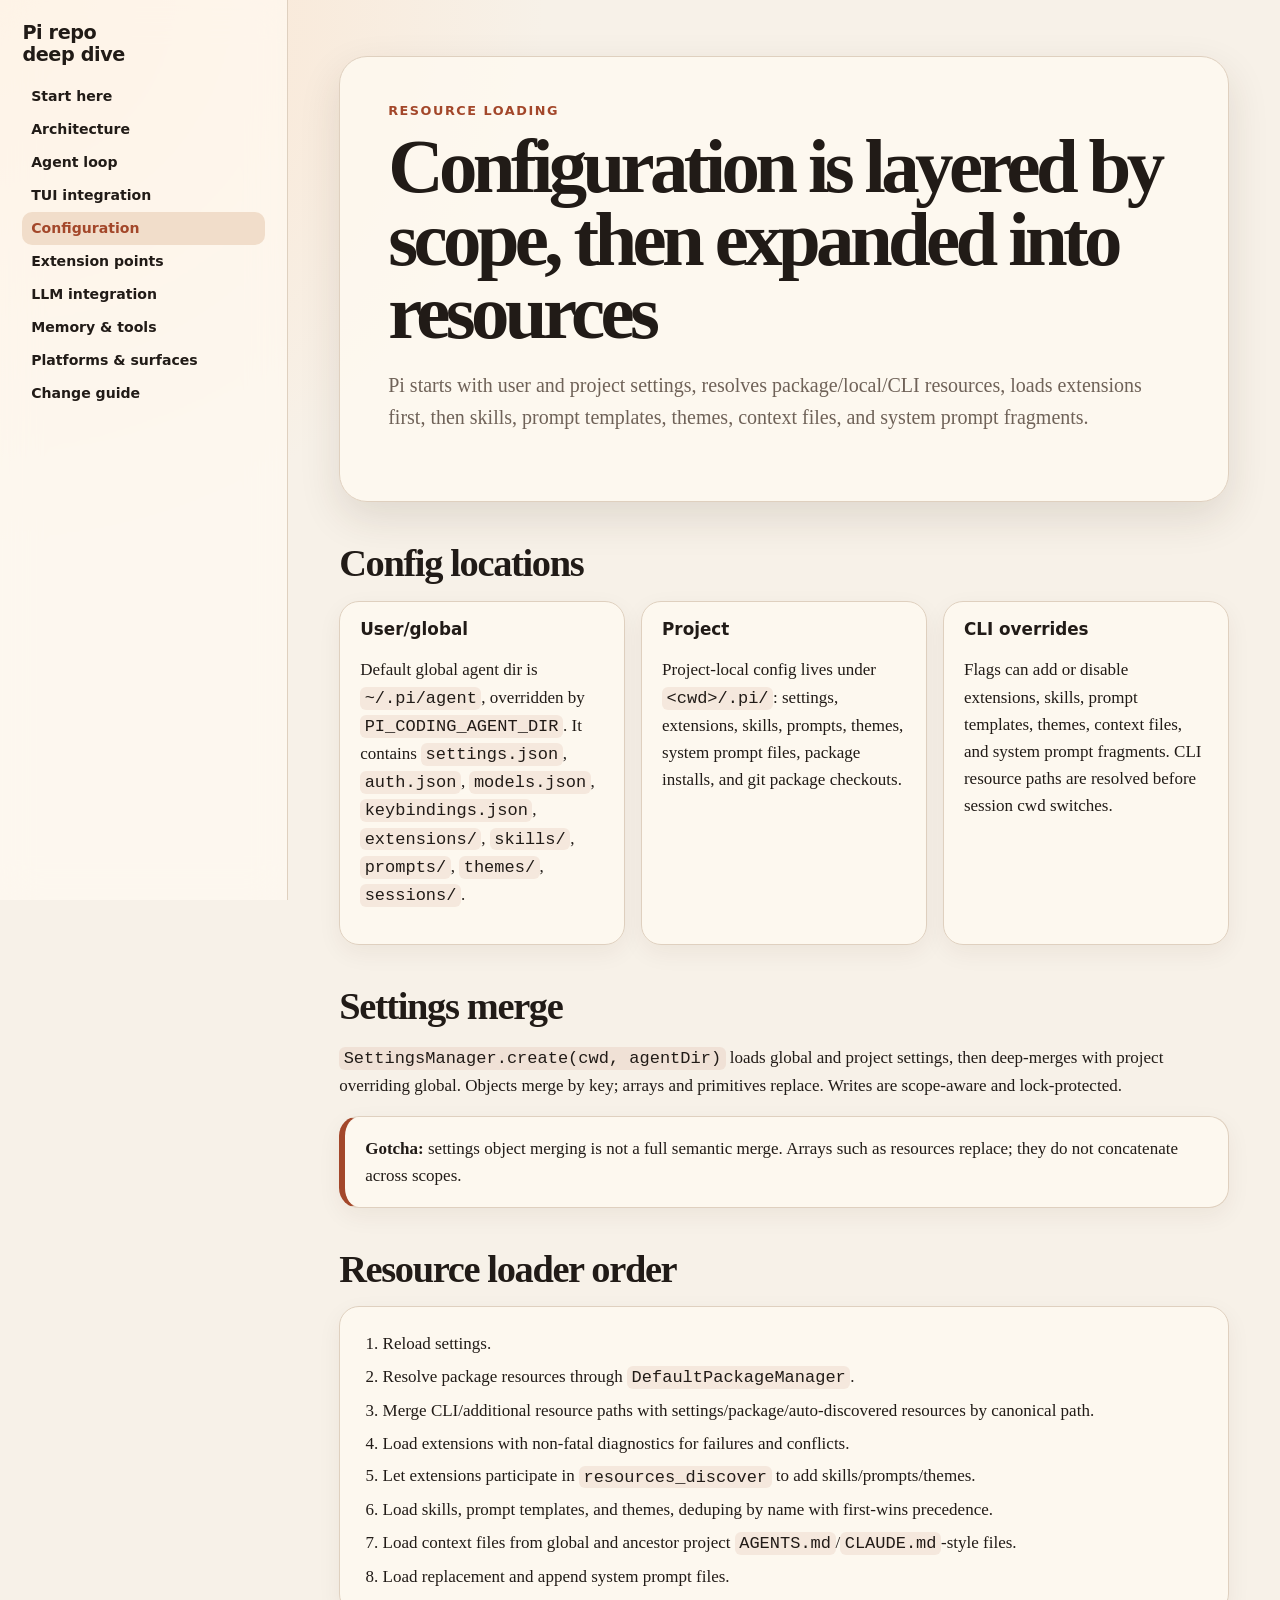
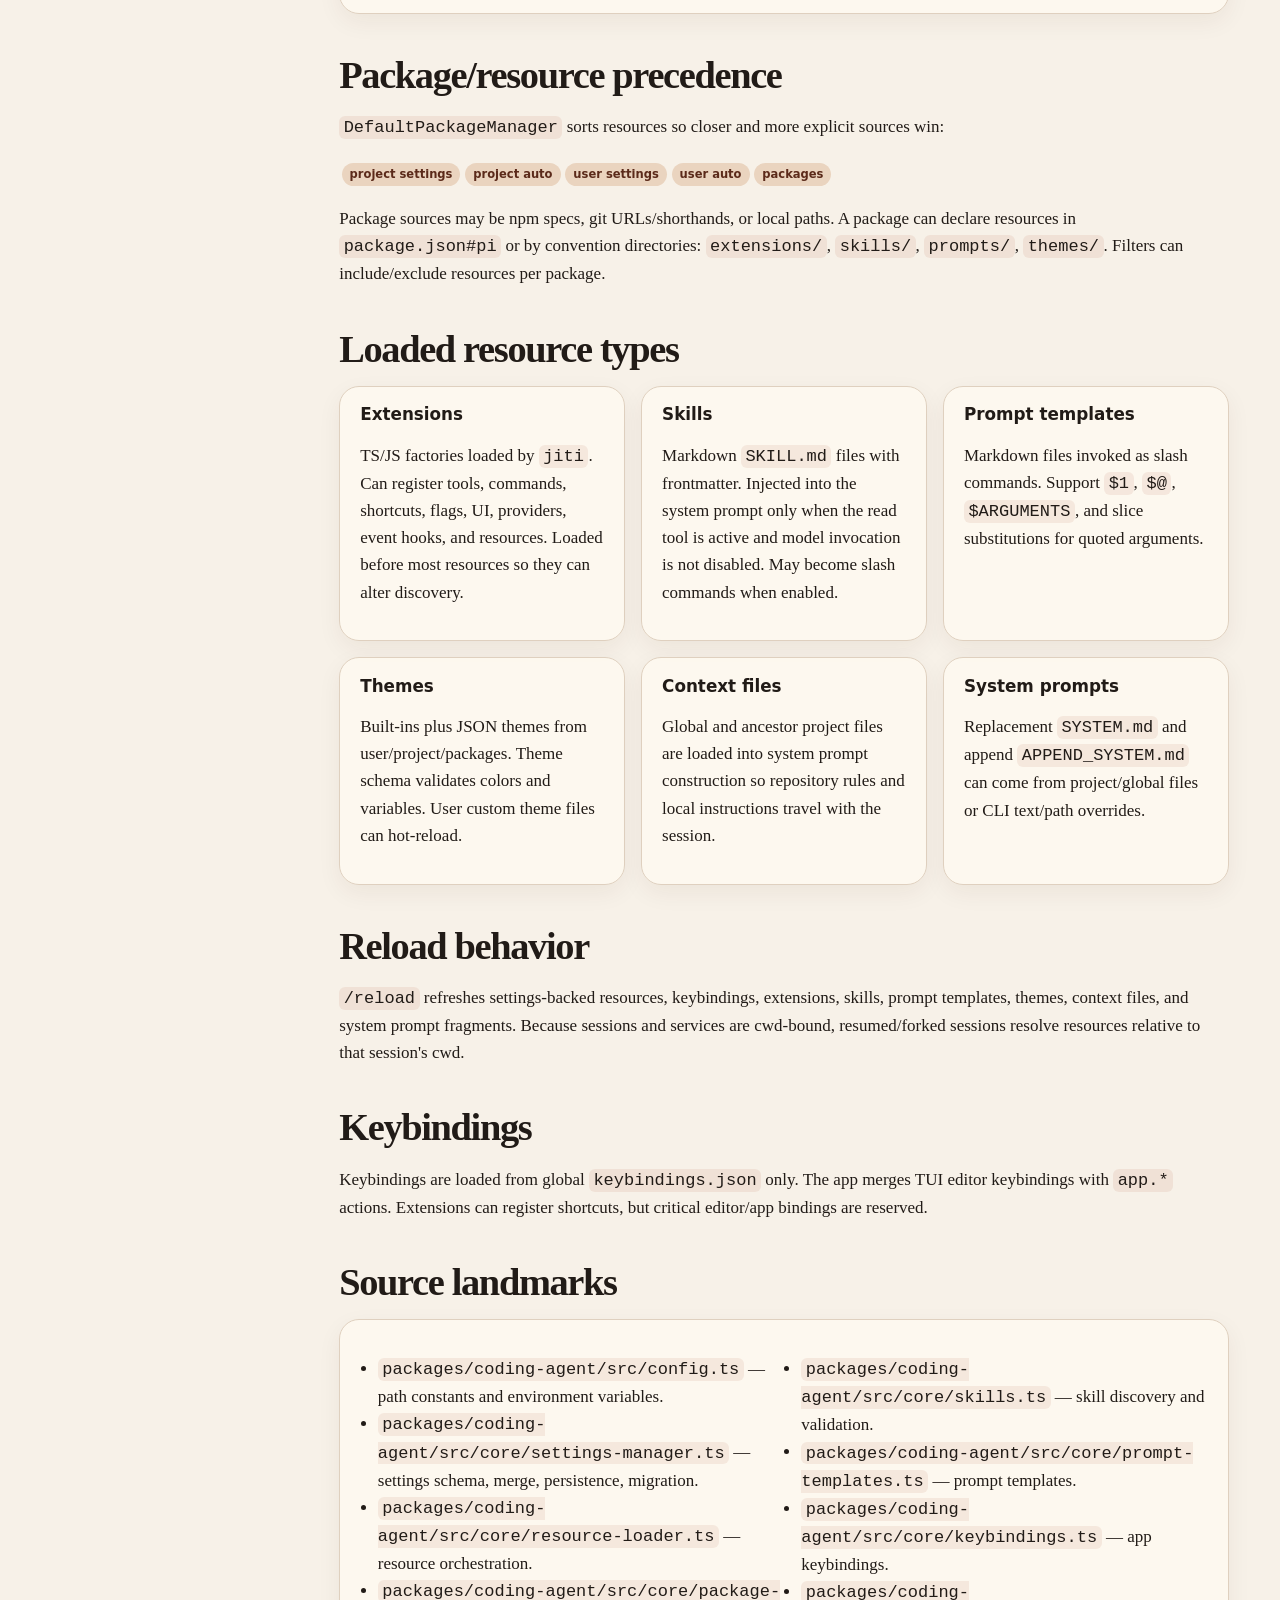
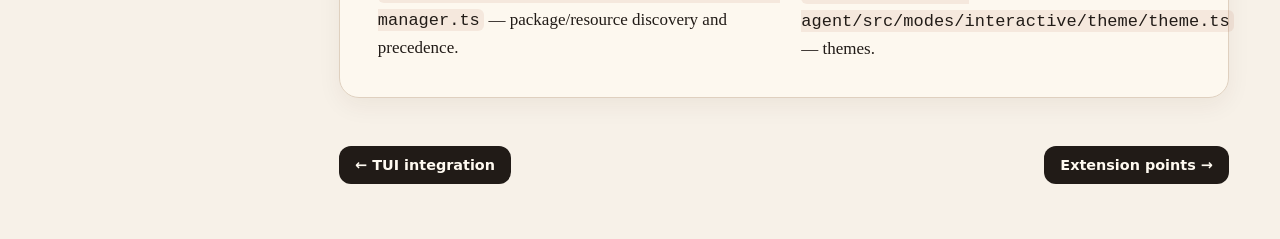
<file: docs/repo-deep-dive/configuration.html>
<!doctype html><html lang="en"><head><meta charset="utf-8"><meta name="viewport" content="width=device-width,initial-scale=1"><title>Configuration - Pi Deep Dive</title><link rel="stylesheet" href="styles.css"></head><body><div class="site"><nav><div class="brand">Pi repo<br>deep dive</div><a href="index.html">Start here</a><a href="architecture.html">Architecture</a><a href="agent-loop.html">Agent loop</a><a href="tui-integration.html">TUI integration</a><a class="active" href="configuration.html">Configuration</a><a href="extension-points.html">Extension points</a><a href="llm-integration.html">LLM integration</a><a href="memory-and-tools.html">Memory & tools</a><a href="surfaces.html">Platforms & surfaces</a><a href="change-guide.html">Change guide</a></nav><main>
<section class="hero"><div class="kicker">Resource loading</div><h1>Configuration is layered by scope, then expanded into resources</h1><p class="lede">Pi starts with user and project settings, resolves package/local/CLI resources, loads extensions first, then skills, prompt templates, themes, context files, and system prompt fragments.</p></section>

<h2>Config locations</h2>
<div class="grid"><div class="card"><h3>User/global</h3><p>Default global agent dir is <code>~/.pi/agent</code>, overridden by <code>PI_CODING_AGENT_DIR</code>. It contains <code>settings.json</code>, <code>auth.json</code>, <code>models.json</code>, <code>keybindings.json</code>, <code>extensions/</code>, <code>skills/</code>, <code>prompts/</code>, <code>themes/</code>, <code>sessions/</code>.</p></div><div class="card"><h3>Project</h3><p>Project-local config lives under <code>&lt;cwd&gt;/.pi/</code>: settings, extensions, skills, prompts, themes, system prompt files, package installs, and git package checkouts.</p></div><div class="card"><h3>CLI overrides</h3><p>Flags can add or disable extensions, skills, prompt templates, themes, context files, and system prompt fragments. CLI resource paths are resolved before session cwd switches.</p></div></div>

<h2>Settings merge</h2>
<p><code>SettingsManager.create(cwd, agentDir)</code> loads global and project settings, then deep-merges with project overriding global. Objects merge by key; arrays and primitives replace. Writes are scope-aware and lock-protected.</p>
<div class="callout"><strong>Gotcha:</strong> settings object merging is not a full semantic merge. Arrays such as resources replace; they do not concatenate across scopes.</div>

<h2>Resource loader order</h2>
<div class="flow"><ol>
<li>Reload settings.</li>
<li>Resolve package resources through <code>DefaultPackageManager</code>.</li>
<li>Merge CLI/additional resource paths with settings/package/auto-discovered resources by canonical path.</li>
<li>Load extensions with non-fatal diagnostics for failures and conflicts.</li>
<li>Let extensions participate in <code>resources_discover</code> to add skills/prompts/themes.</li>
<li>Load skills, prompt templates, and themes, deduping by name with first-wins precedence.</li>
<li>Load context files from global and ancestor project <code>AGENTS.md</code>/<code>CLAUDE.md</code>-style files.</li>
<li>Load replacement and append system prompt files.</li>
</ol></div>

<h2>Package/resource precedence</h2>
<p><code>DefaultPackageManager</code> sorts resources so closer and more explicit sources win:</p>
<p><span class="tag">project settings</span><span class="tag">project auto</span><span class="tag">user settings</span><span class="tag">user auto</span><span class="tag">packages</span></p>
<p>Package sources may be npm specs, git URLs/shorthands, or local paths. A package can declare resources in <code>package.json#pi</code> or by convention directories: <code>extensions/</code>, <code>skills/</code>, <code>prompts/</code>, <code>themes/</code>. Filters can include/exclude resources per package.</p>

<h2>Loaded resource types</h2>
<div class="grid"><div class="card"><h3>Extensions</h3><p>TS/JS factories loaded by <code>jiti</code>. Can register tools, commands, shortcuts, flags, UI, providers, event hooks, and resources. Loaded before most resources so they can alter discovery.</p></div><div class="card"><h3>Skills</h3><p>Markdown <code>SKILL.md</code> files with frontmatter. Injected into the system prompt only when the read tool is active and model invocation is not disabled. May become slash commands when enabled.</p></div><div class="card"><h3>Prompt templates</h3><p>Markdown files invoked as slash commands. Support <code>$1</code>, <code>$@</code>, <code>$ARGUMENTS</code>, and slice substitutions for quoted arguments.</p></div><div class="card"><h3>Themes</h3><p>Built-ins plus JSON themes from user/project/packages. Theme schema validates colors and variables. User custom theme files can hot-reload.</p></div><div class="card"><h3>Context files</h3><p>Global and ancestor project files are loaded into system prompt construction so repository rules and local instructions travel with the session.</p></div><div class="card"><h3>System prompts</h3><p>Replacement <code>SYSTEM.md</code> and append <code>APPEND_SYSTEM.md</code> can come from project/global files or CLI text/path overrides.</p></div></div>

<h2>Reload behavior</h2>
<p><code>/reload</code> refreshes settings-backed resources, keybindings, extensions, skills, prompt templates, themes, context files, and system prompt fragments. Because sessions and services are cwd-bound, resumed/forked sessions resolve resources relative to that session's cwd.</p>

<h2>Keybindings</h2>
<p>Keybindings are loaded from global <code>keybindings.json</code> only. The app merges TUI editor keybindings with <code>app.*</code> actions. Extensions can register shortcuts, but critical editor/app bindings are reserved.</p>

<h2>Source landmarks</h2><div class="source-list"><ul><li><code>packages/coding-agent/src/config.ts</code> — path constants and environment variables.</li><li><code>packages/coding-agent/src/core/settings-manager.ts</code> — settings schema, merge, persistence, migration.</li><li><code>packages/coding-agent/src/core/resource-loader.ts</code> — resource orchestration.</li><li><code>packages/coding-agent/src/core/package-manager.ts</code> — package/resource discovery and precedence.</li><li><code>packages/coding-agent/src/core/skills.ts</code> — skill discovery and validation.</li><li><code>packages/coding-agent/src/core/prompt-templates.ts</code> — prompt templates.</li><li><code>packages/coding-agent/src/core/keybindings.ts</code> — app keybindings.</li><li><code>packages/coding-agent/src/modes/interactive/theme/theme.ts</code> — themes.</li></ul></div>
<div class="nextprev"><a href="tui-integration.html">← TUI integration</a><a href="extension-points.html">Extension points →</a></div>
</main></div></body></html>
</file>
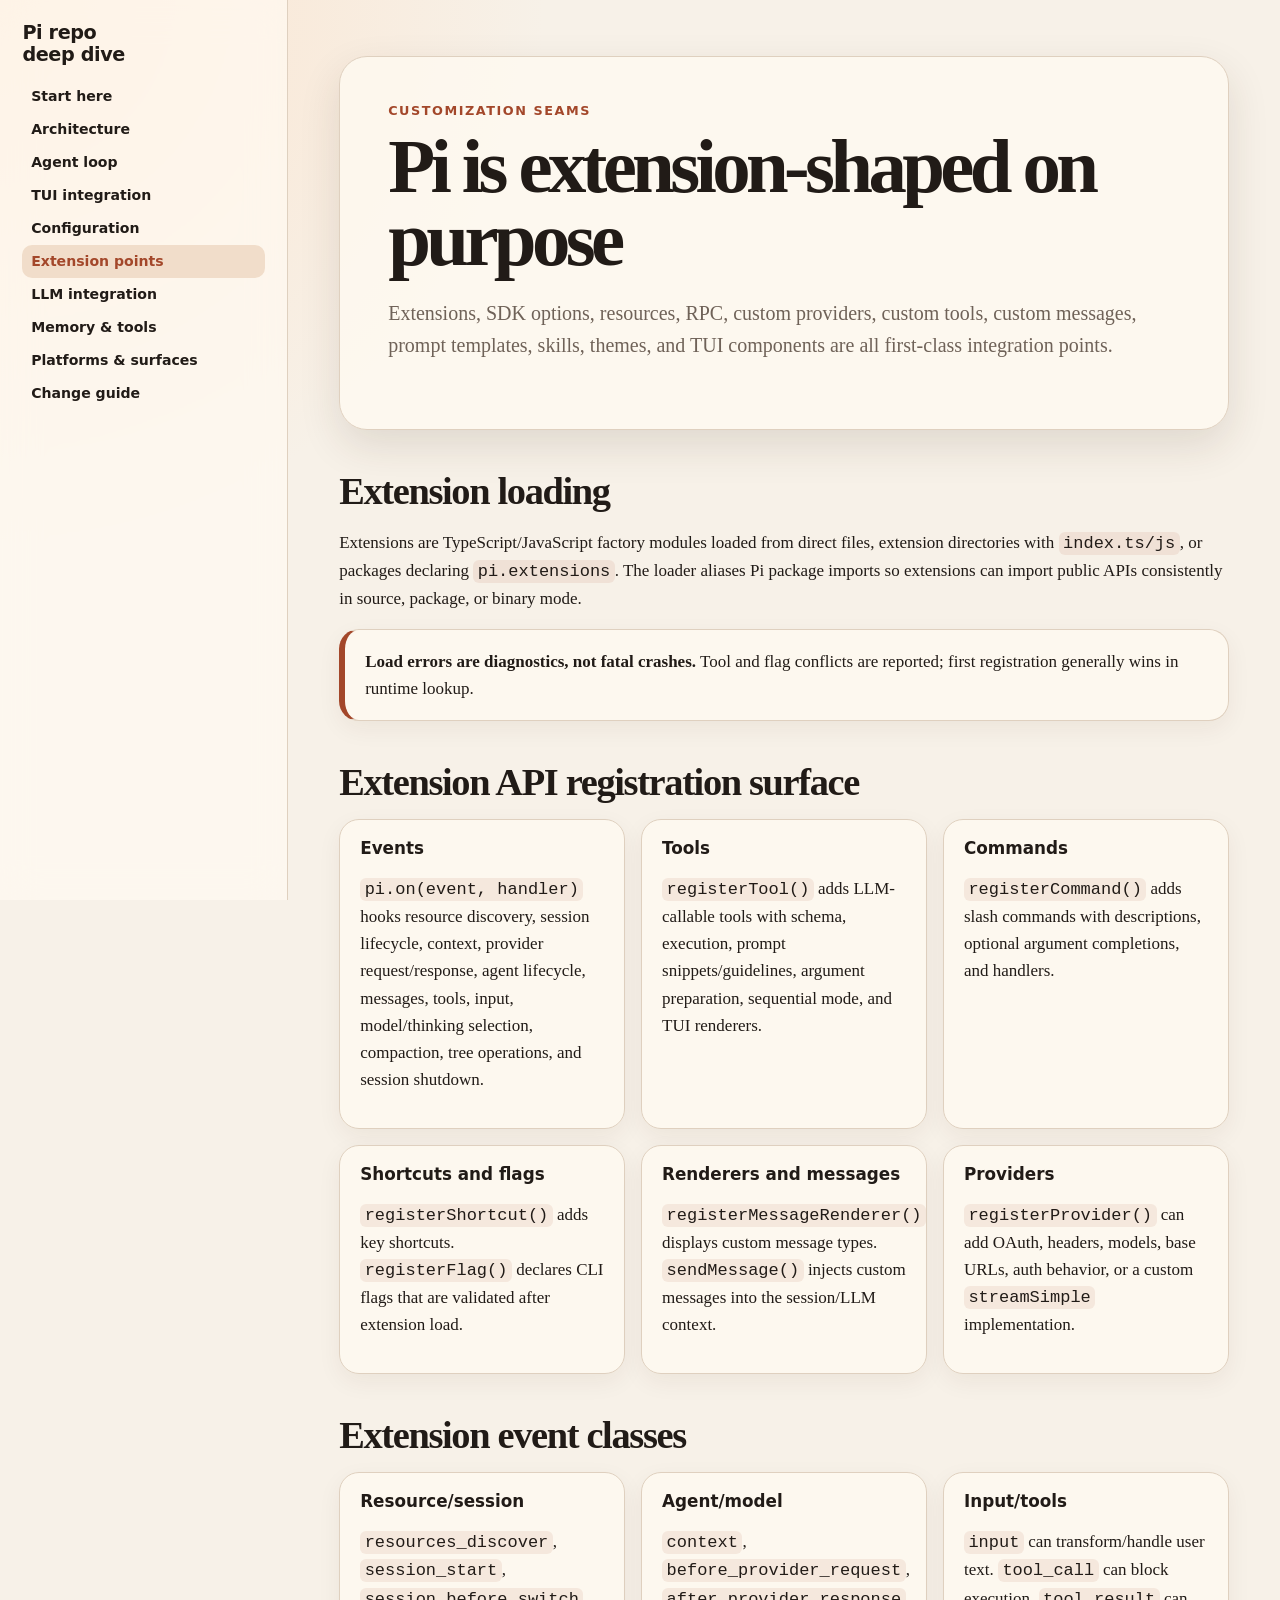
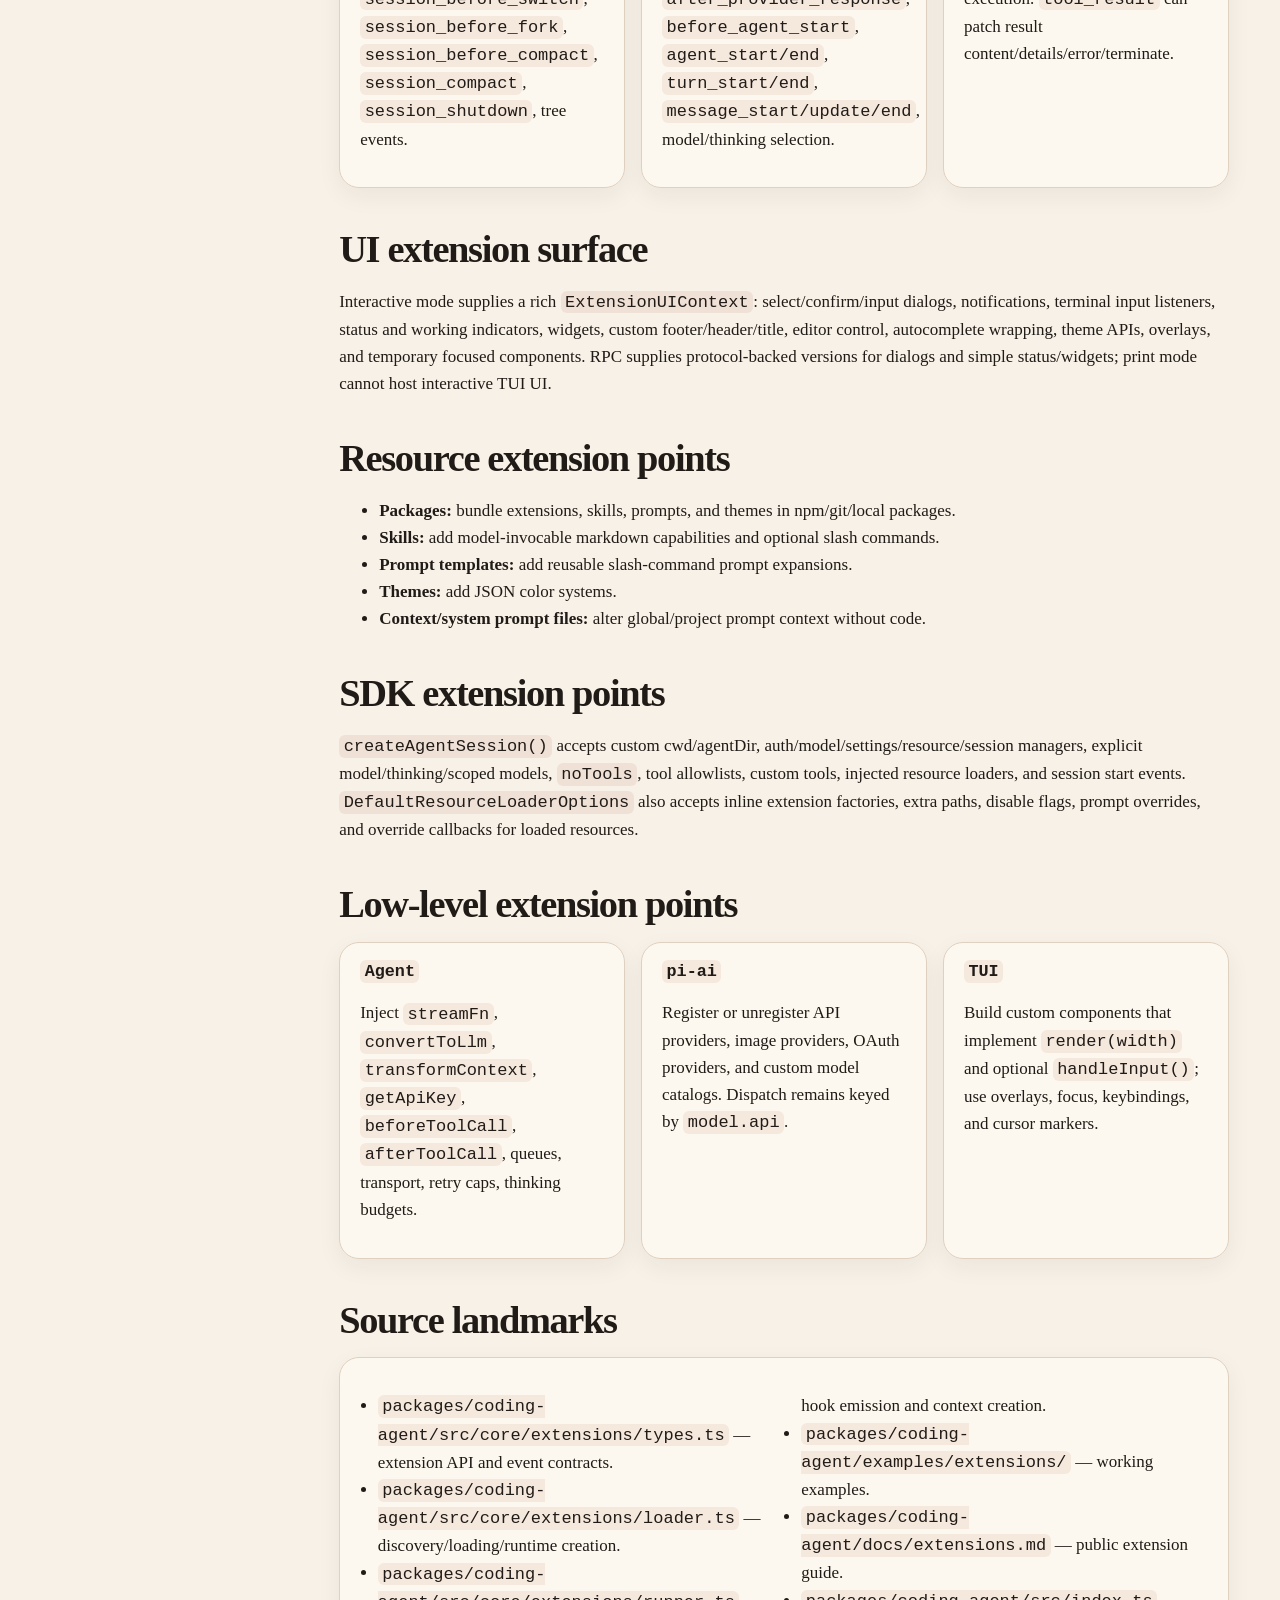
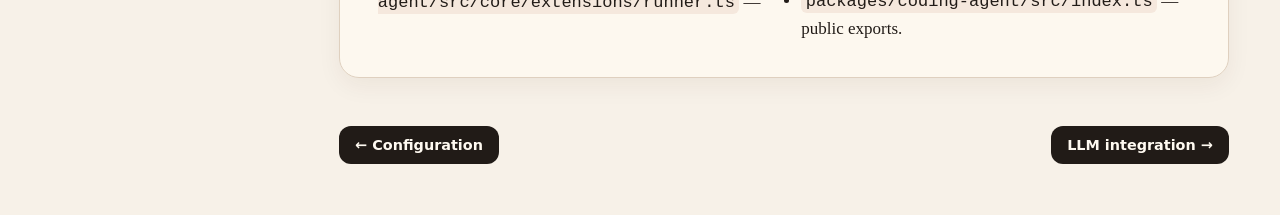
<file: docs/repo-deep-dive/extension-points.html>
<!doctype html><html lang="en"><head><meta charset="utf-8"><meta name="viewport" content="width=device-width,initial-scale=1"><title>Extension Points - Pi Deep Dive</title><link rel="stylesheet" href="styles.css"></head><body><div class="site"><nav><div class="brand">Pi repo<br>deep dive</div><a href="index.html">Start here</a><a href="architecture.html">Architecture</a><a href="agent-loop.html">Agent loop</a><a href="tui-integration.html">TUI integration</a><a href="configuration.html">Configuration</a><a class="active" href="extension-points.html">Extension points</a><a href="llm-integration.html">LLM integration</a><a href="memory-and-tools.html">Memory & tools</a><a href="surfaces.html">Platforms & surfaces</a><a href="change-guide.html">Change guide</a></nav><main>
<section class="hero"><div class="kicker">Customization seams</div><h1>Pi is extension-shaped on purpose</h1><p class="lede">Extensions, SDK options, resources, RPC, custom providers, custom tools, custom messages, prompt templates, skills, themes, and TUI components are all first-class integration points.</p></section>

<h2>Extension loading</h2>
<p>Extensions are TypeScript/JavaScript factory modules loaded from direct files, extension directories with <code>index.ts/js</code>, or packages declaring <code>pi.extensions</code>. The loader aliases Pi package imports so extensions can import public APIs consistently in source, package, or binary mode.</p>
<div class="callout"><strong>Load errors are diagnostics, not fatal crashes.</strong> Tool and flag conflicts are reported; first registration generally wins in runtime lookup.</div>

<h2>Extension API registration surface</h2>
<div class="grid"><div class="card"><h3>Events</h3><p><code>pi.on(event, handler)</code> hooks resource discovery, session lifecycle, context, provider request/response, agent lifecycle, messages, tools, input, model/thinking selection, compaction, tree operations, and session shutdown.</p></div><div class="card"><h3>Tools</h3><p><code>registerTool()</code> adds LLM-callable tools with schema, execution, prompt snippets/guidelines, argument preparation, sequential mode, and TUI renderers.</p></div><div class="card"><h3>Commands</h3><p><code>registerCommand()</code> adds slash commands with descriptions, optional argument completions, and handlers.</p></div><div class="card"><h3>Shortcuts and flags</h3><p><code>registerShortcut()</code> adds key shortcuts. <code>registerFlag()</code> declares CLI flags that are validated after extension load.</p></div><div class="card"><h3>Renderers and messages</h3><p><code>registerMessageRenderer()</code> displays custom message types. <code>sendMessage()</code> injects custom messages into the session/LLM context.</p></div><div class="card"><h3>Providers</h3><p><code>registerProvider()</code> can add OAuth, headers, models, base URLs, auth behavior, or a custom <code>streamSimple</code> implementation.</p></div></div>

<h2>Extension event classes</h2>
<div class="grid"><div class="card"><h3>Resource/session</h3><p><code>resources_discover</code>, <code>session_start</code>, <code>session_before_switch</code>, <code>session_before_fork</code>, <code>session_before_compact</code>, <code>session_compact</code>, <code>session_shutdown</code>, tree events.</p></div><div class="card"><h3>Agent/model</h3><p><code>context</code>, <code>before_provider_request</code>, <code>after_provider_response</code>, <code>before_agent_start</code>, <code>agent_start/end</code>, <code>turn_start/end</code>, <code>message_start/update/end</code>, model/thinking selection.</p></div><div class="card"><h3>Input/tools</h3><p><code>input</code> can transform/handle user text. <code>tool_call</code> can block execution. <code>tool_result</code> can patch result content/details/error/terminate.</p></div></div>

<h2>UI extension surface</h2>
<p>Interactive mode supplies a rich <code>ExtensionUIContext</code>: select/confirm/input dialogs, notifications, terminal input listeners, status and working indicators, widgets, custom footer/header/title, editor control, autocomplete wrapping, theme APIs, overlays, and temporary focused components. RPC supplies protocol-backed versions for dialogs and simple status/widgets; print mode cannot host interactive TUI UI.</p>

<h2>Resource extension points</h2>
<ul>
<li><strong>Packages:</strong> bundle extensions, skills, prompts, and themes in npm/git/local packages.</li>
<li><strong>Skills:</strong> add model-invocable markdown capabilities and optional slash commands.</li>
<li><strong>Prompt templates:</strong> add reusable slash-command prompt expansions.</li>
<li><strong>Themes:</strong> add JSON color systems.</li>
<li><strong>Context/system prompt files:</strong> alter global/project prompt context without code.</li>
</ul>

<h2>SDK extension points</h2>
<p><code>createAgentSession()</code> accepts custom cwd/agentDir, auth/model/settings/resource/session managers, explicit model/thinking/scoped models, <code>noTools</code>, tool allowlists, custom tools, injected resource loaders, and session start events. <code>DefaultResourceLoaderOptions</code> also accepts inline extension factories, extra paths, disable flags, prompt overrides, and override callbacks for loaded resources.</p>

<h2>Low-level extension points</h2>
<div class="grid"><div class="card"><h3><code>Agent</code></h3><p>Inject <code>streamFn</code>, <code>convertToLlm</code>, <code>transformContext</code>, <code>getApiKey</code>, <code>beforeToolCall</code>, <code>afterToolCall</code>, queues, transport, retry caps, thinking budgets.</p></div><div class="card"><h3><code>pi-ai</code></h3><p>Register or unregister API providers, image providers, OAuth providers, and custom model catalogs. Dispatch remains keyed by <code>model.api</code>.</p></div><div class="card"><h3><code>TUI</code></h3><p>Build custom components that implement <code>render(width)</code> and optional <code>handleInput()</code>; use overlays, focus, keybindings, and cursor markers.</p></div></div>

<h2>Source landmarks</h2><div class="source-list"><ul><li><code>packages/coding-agent/src/core/extensions/types.ts</code> — extension API and event contracts.</li><li><code>packages/coding-agent/src/core/extensions/loader.ts</code> — discovery/loading/runtime creation.</li><li><code>packages/coding-agent/src/core/extensions/runner.ts</code> — hook emission and context creation.</li><li><code>packages/coding-agent/examples/extensions/</code> — working examples.</li><li><code>packages/coding-agent/docs/extensions.md</code> — public extension guide.</li><li><code>packages/coding-agent/src/index.ts</code> — public exports.</li></ul></div>
<div class="nextprev"><a href="configuration.html">← Configuration</a><a href="llm-integration.html">LLM integration →</a></div>
</main></div></body></html>
</file>
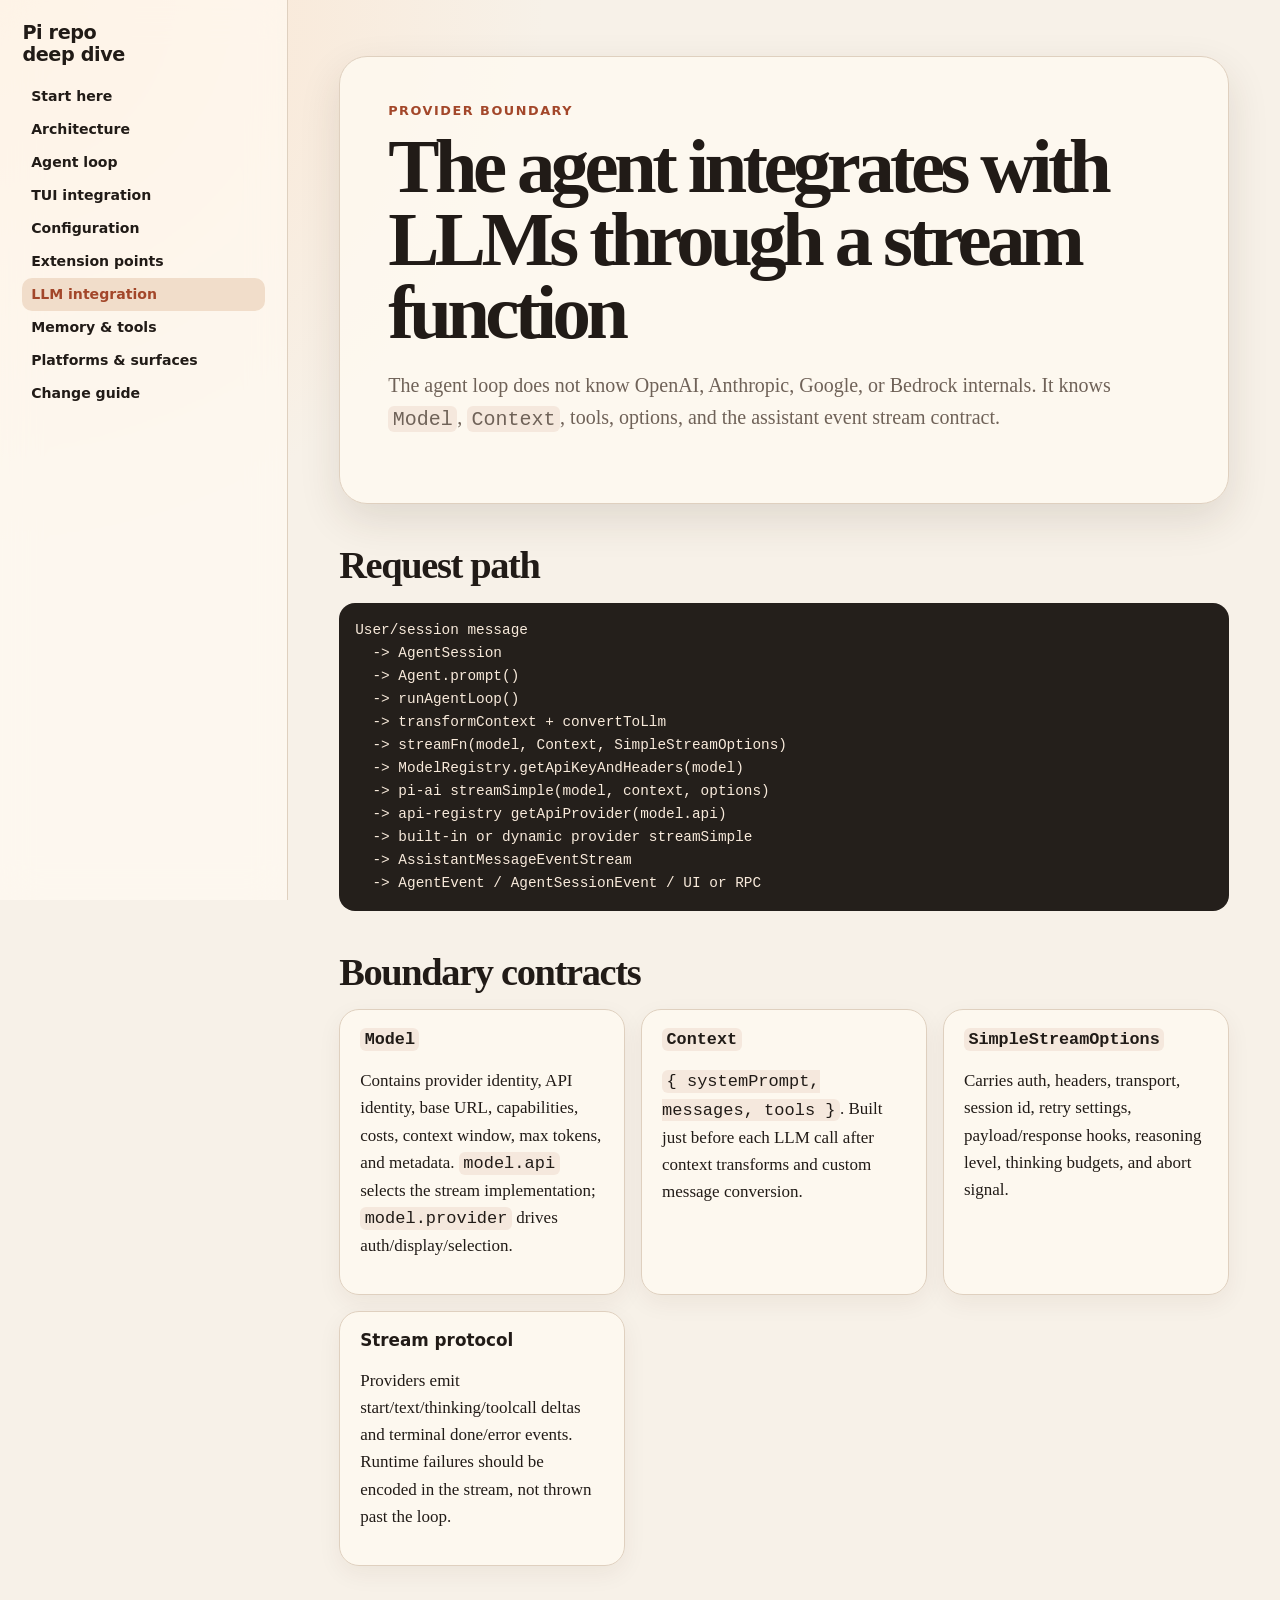
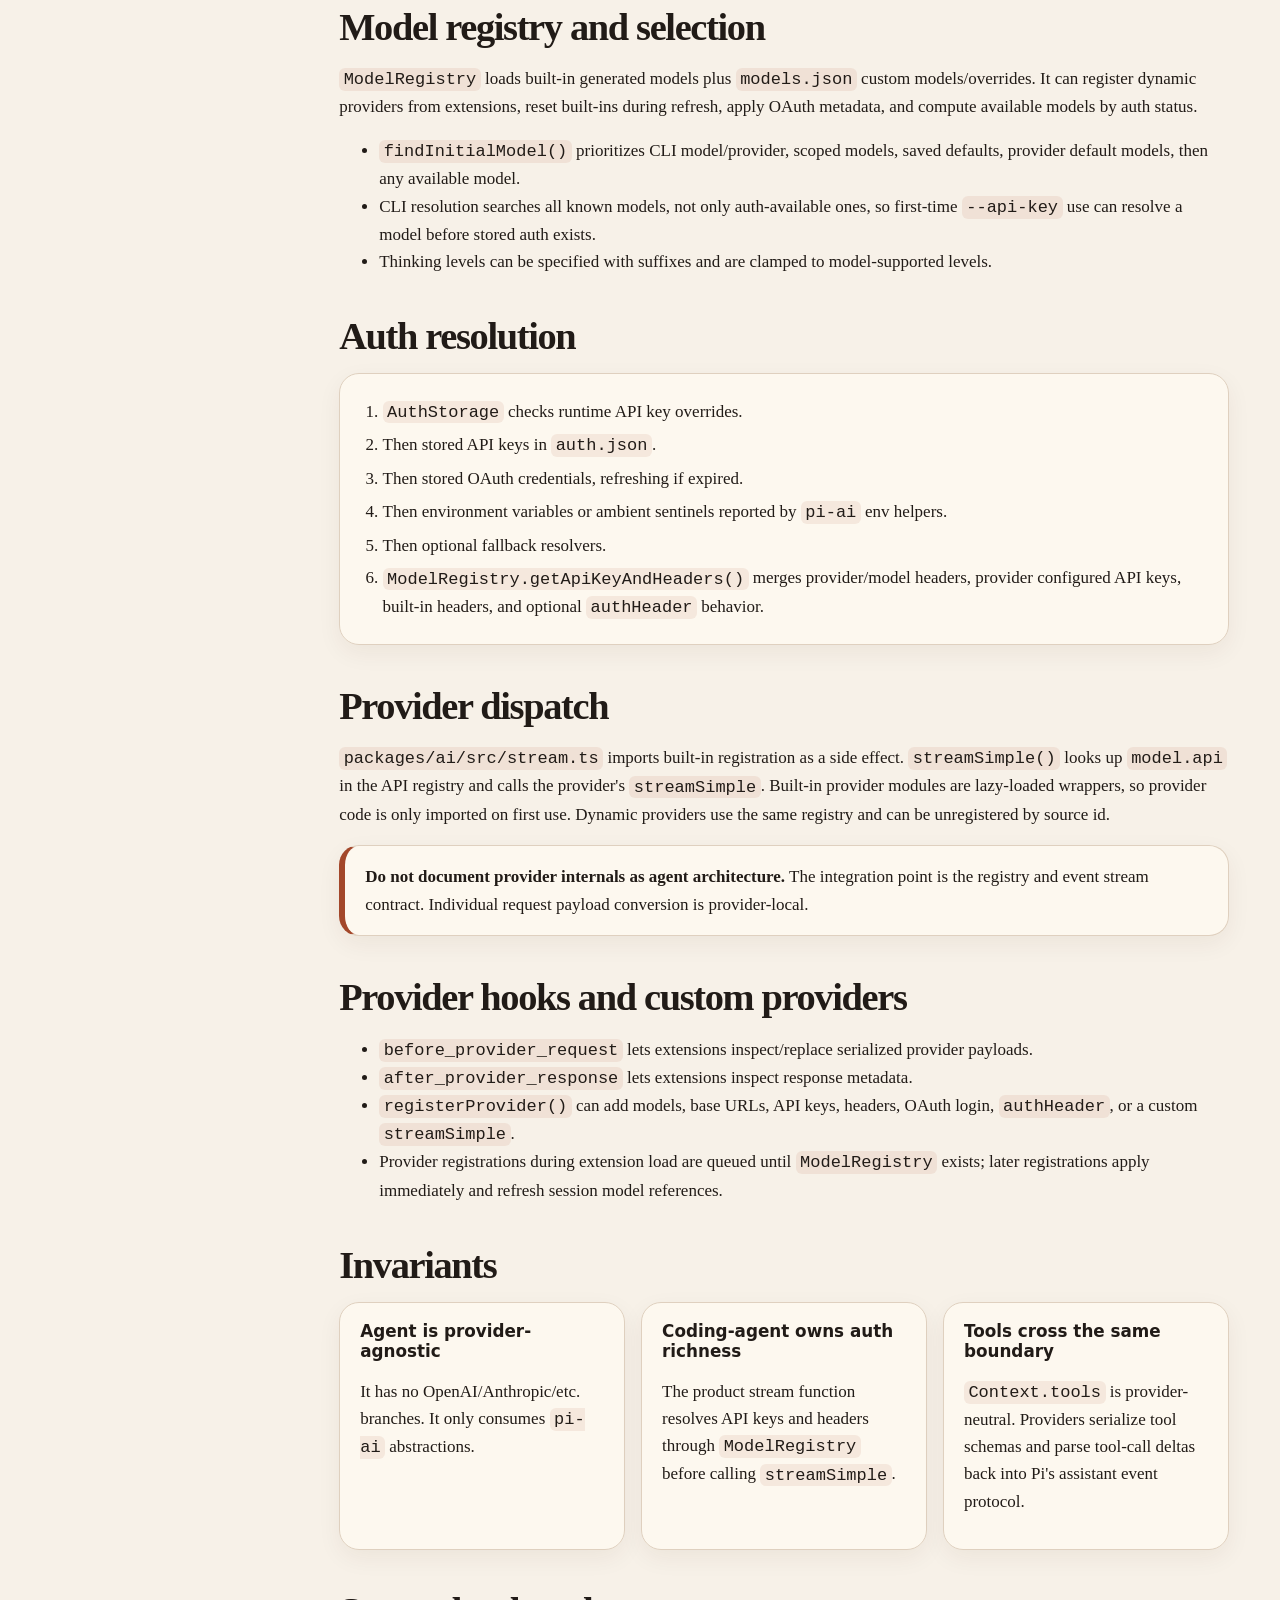
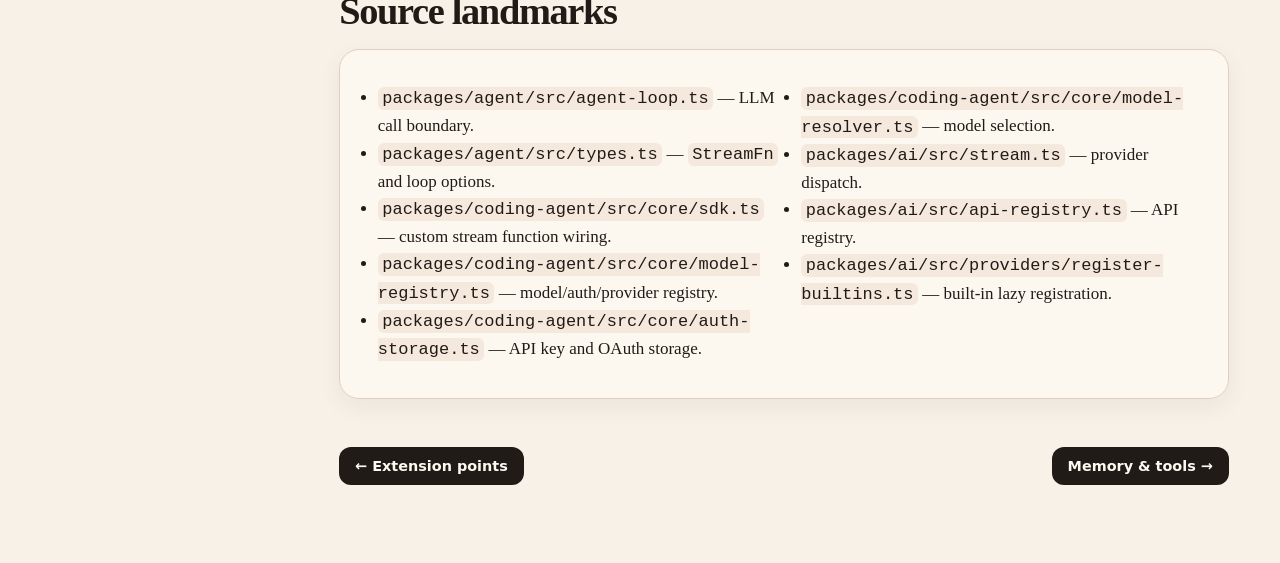
<file: docs/repo-deep-dive/llm-integration.html>
<!doctype html><html lang="en"><head><meta charset="utf-8"><meta name="viewport" content="width=device-width,initial-scale=1"><title>LLM Integration - Pi Deep Dive</title><link rel="stylesheet" href="styles.css"></head><body><div class="site"><nav><div class="brand">Pi repo<br>deep dive</div><a href="index.html">Start here</a><a href="architecture.html">Architecture</a><a href="agent-loop.html">Agent loop</a><a href="tui-integration.html">TUI integration</a><a href="configuration.html">Configuration</a><a href="extension-points.html">Extension points</a><a class="active" href="llm-integration.html">LLM integration</a><a href="memory-and-tools.html">Memory & tools</a><a href="surfaces.html">Platforms & surfaces</a><a href="change-guide.html">Change guide</a></nav><main>
<section class="hero"><div class="kicker">Provider boundary</div><h1>The agent integrates with LLMs through a stream function</h1><p class="lede">The agent loop does not know OpenAI, Anthropic, Google, or Bedrock internals. It knows <code>Model</code>, <code>Context</code>, tools, options, and the assistant event stream contract.</p></section>

<h2>Request path</h2>
<pre><code>User/session message
  -> AgentSession
  -> Agent.prompt()
  -> runAgentLoop()
  -> transformContext + convertToLlm
  -> streamFn(model, Context, SimpleStreamOptions)
  -> ModelRegistry.getApiKeyAndHeaders(model)
  -> pi-ai streamSimple(model, context, options)
  -> api-registry getApiProvider(model.api)
  -> built-in or dynamic provider streamSimple
  -> AssistantMessageEventStream
  -> AgentEvent / AgentSessionEvent / UI or RPC</code></pre>

<h2>Boundary contracts</h2>
<div class="grid"><div class="card"><h3><code>Model</code></h3><p>Contains provider identity, API identity, base URL, capabilities, costs, context window, max tokens, and metadata. <code>model.api</code> selects the stream implementation; <code>model.provider</code> drives auth/display/selection.</p></div><div class="card"><h3><code>Context</code></h3><p><code>{ systemPrompt, messages, tools }</code>. Built just before each LLM call after context transforms and custom message conversion.</p></div><div class="card"><h3><code>SimpleStreamOptions</code></h3><p>Carries auth, headers, transport, session id, retry settings, payload/response hooks, reasoning level, thinking budgets, and abort signal.</p></div><div class="card"><h3>Stream protocol</h3><p>Providers emit start/text/thinking/toolcall deltas and terminal done/error events. Runtime failures should be encoded in the stream, not thrown past the loop.</p></div></div>

<h2>Model registry and selection</h2>
<p><code>ModelRegistry</code> loads built-in generated models plus <code>models.json</code> custom models/overrides. It can register dynamic providers from extensions, reset built-ins during refresh, apply OAuth metadata, and compute available models by auth status.</p>
<ul>
<li><code>findInitialModel()</code> prioritizes CLI model/provider, scoped models, saved defaults, provider default models, then any available model.</li>
<li>CLI resolution searches all known models, not only auth-available ones, so first-time <code>--api-key</code> use can resolve a model before stored auth exists.</li>
<li>Thinking levels can be specified with suffixes and are clamped to model-supported levels.</li>
</ul>

<h2>Auth resolution</h2>
<div class="flow"><ol>
<li><code>AuthStorage</code> checks runtime API key overrides.</li>
<li>Then stored API keys in <code>auth.json</code>.</li>
<li>Then stored OAuth credentials, refreshing if expired.</li>
<li>Then environment variables or ambient sentinels reported by <code>pi-ai</code> env helpers.</li>
<li>Then optional fallback resolvers.</li>
<li><code>ModelRegistry.getApiKeyAndHeaders()</code> merges provider/model headers, provider configured API keys, built-in headers, and optional <code>authHeader</code> behavior.</li>
</ol></div>

<h2>Provider dispatch</h2>
<p><code>packages/ai/src/stream.ts</code> imports built-in registration as a side effect. <code>streamSimple()</code> looks up <code>model.api</code> in the API registry and calls the provider's <code>streamSimple</code>. Built-in provider modules are lazy-loaded wrappers, so provider code is only imported on first use. Dynamic providers use the same registry and can be unregistered by source id.</p>
<div class="callout"><strong>Do not document provider internals as agent architecture.</strong> The integration point is the registry and event stream contract. Individual request payload conversion is provider-local.</div>

<h2>Provider hooks and custom providers</h2>
<ul>
<li><code>before_provider_request</code> lets extensions inspect/replace serialized provider payloads.</li>
<li><code>after_provider_response</code> lets extensions inspect response metadata.</li>
<li><code>registerProvider()</code> can add models, base URLs, API keys, headers, OAuth login, <code>authHeader</code>, or a custom <code>streamSimple</code>.</li>
<li>Provider registrations during extension load are queued until <code>ModelRegistry</code> exists; later registrations apply immediately and refresh session model references.</li>
</ul>

<h2>Invariants</h2>
<div class="grid"><div class="card"><h3>Agent is provider-agnostic</h3><p>It has no OpenAI/Anthropic/etc. branches. It only consumes <code>pi-ai</code> abstractions.</p></div><div class="card"><h3>Coding-agent owns auth richness</h3><p>The product stream function resolves API keys and headers through <code>ModelRegistry</code> before calling <code>streamSimple</code>.</p></div><div class="card"><h3>Tools cross the same boundary</h3><p><code>Context.tools</code> is provider-neutral. Providers serialize tool schemas and parse tool-call deltas back into Pi's assistant event protocol.</p></div></div>

<h2>Source landmarks</h2><div class="source-list"><ul><li><code>packages/agent/src/agent-loop.ts</code> — LLM call boundary.</li><li><code>packages/agent/src/types.ts</code> — <code>StreamFn</code> and loop options.</li><li><code>packages/coding-agent/src/core/sdk.ts</code> — custom stream function wiring.</li><li><code>packages/coding-agent/src/core/model-registry.ts</code> — model/auth/provider registry.</li><li><code>packages/coding-agent/src/core/auth-storage.ts</code> — API key and OAuth storage.</li><li><code>packages/coding-agent/src/core/model-resolver.ts</code> — model selection.</li><li><code>packages/ai/src/stream.ts</code> — provider dispatch.</li><li><code>packages/ai/src/api-registry.ts</code> — API registry.</li><li><code>packages/ai/src/providers/register-builtins.ts</code> — built-in lazy registration.</li></ul></div>
<div class="nextprev"><a href="extension-points.html">← Extension points</a><a href="memory-and-tools.html">Memory & tools →</a></div>
</main></div></body></html>
</file>
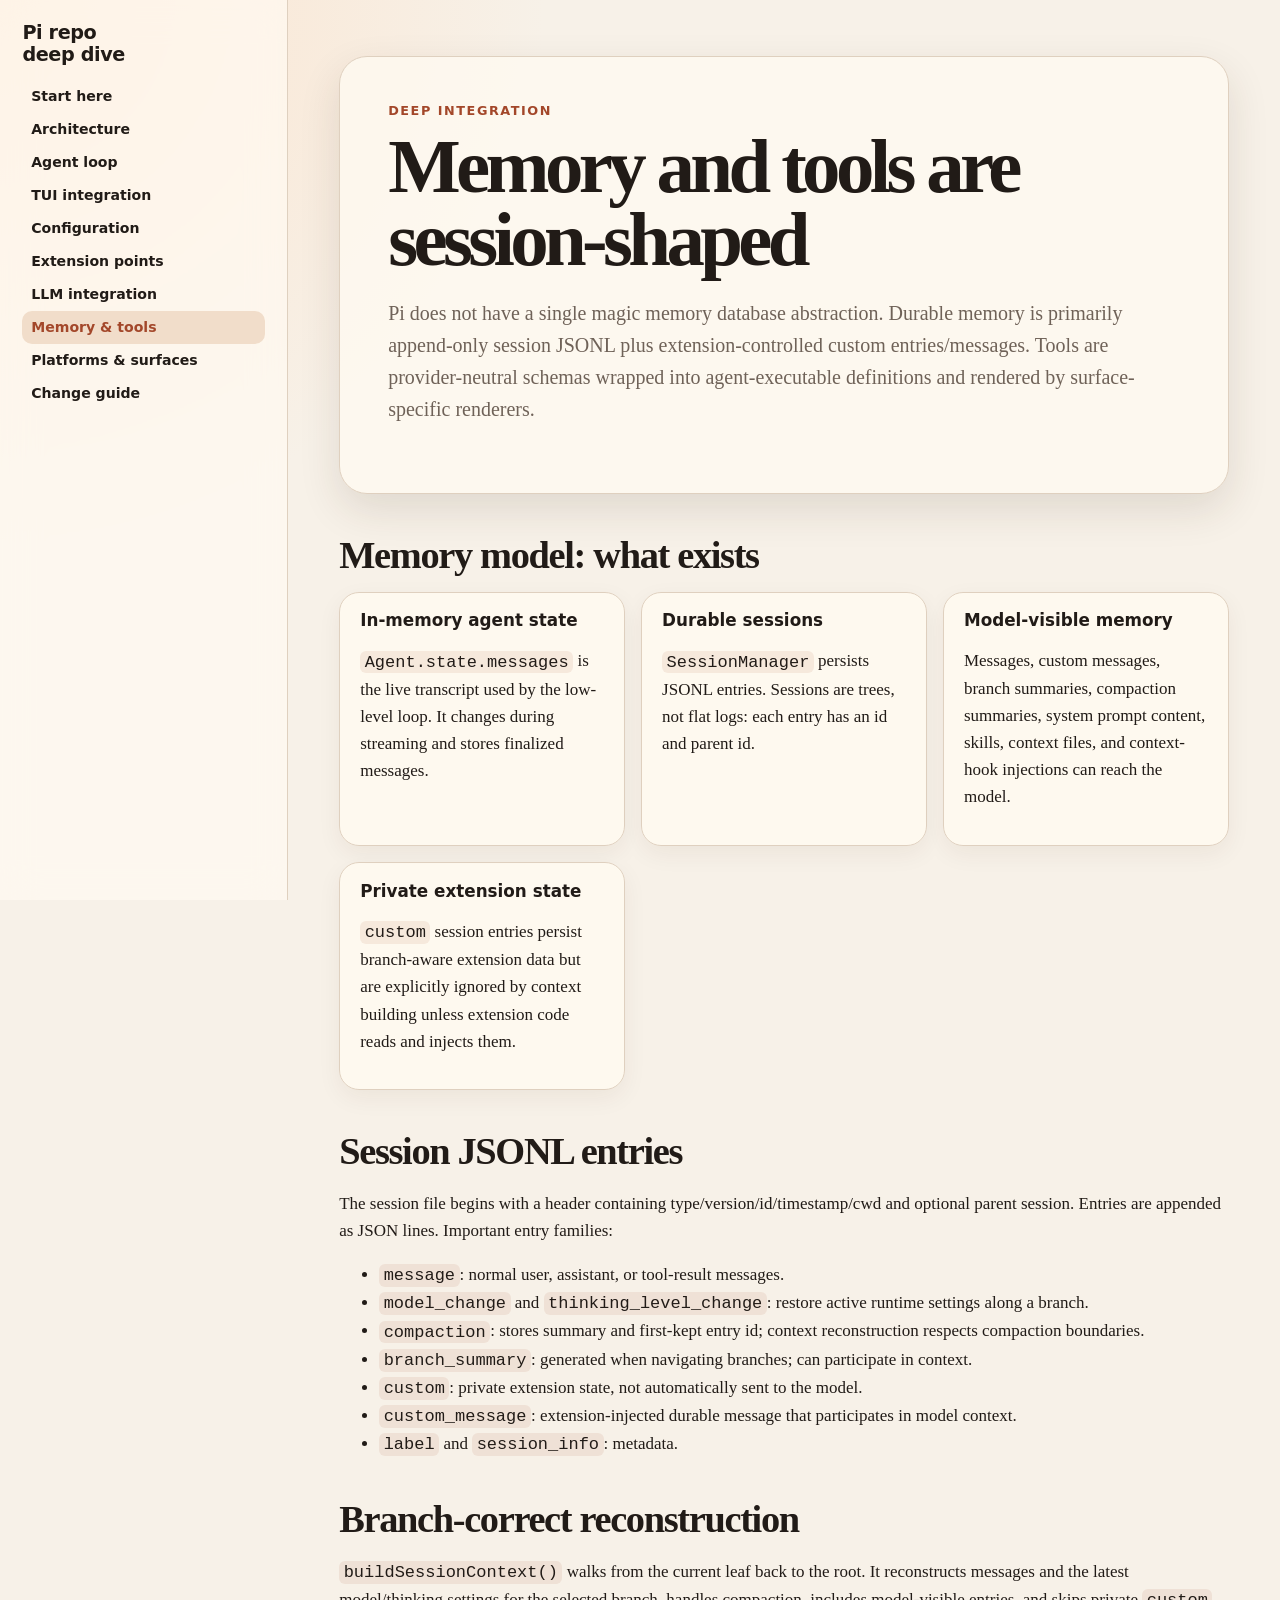
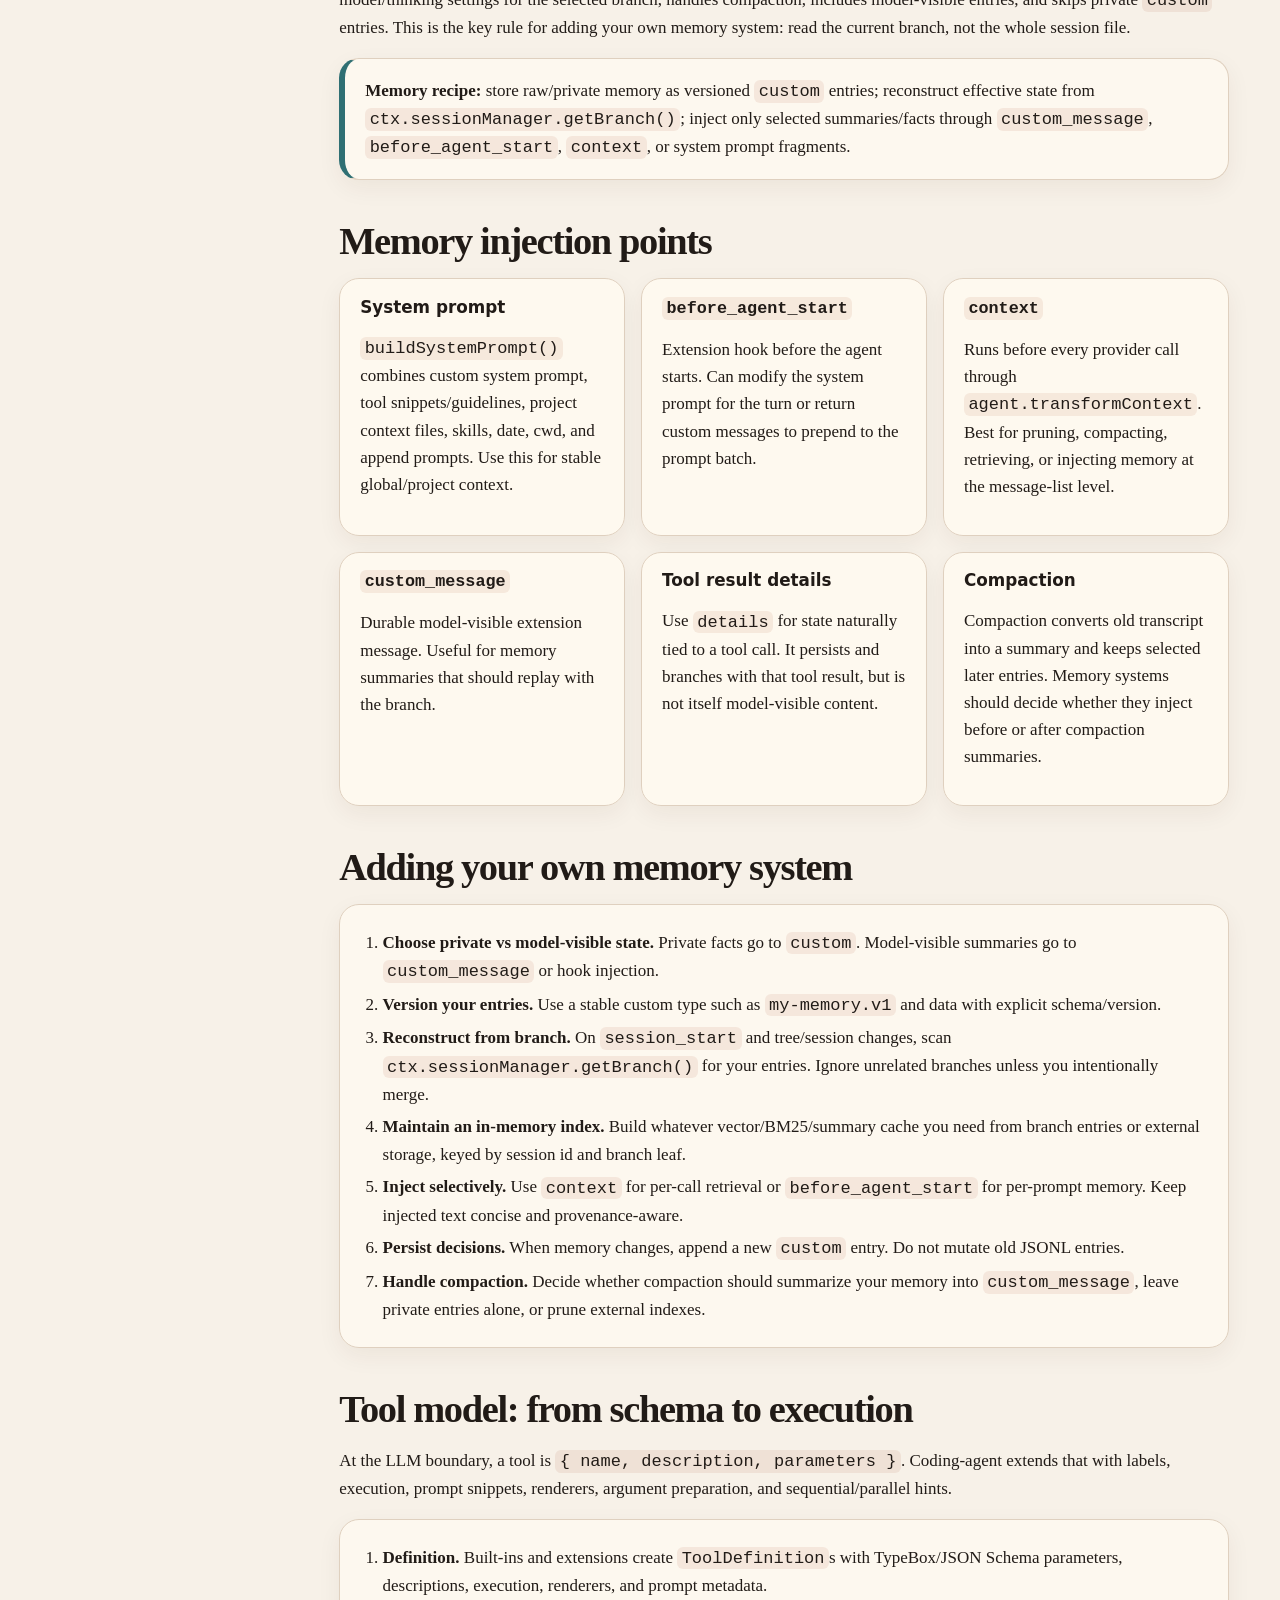
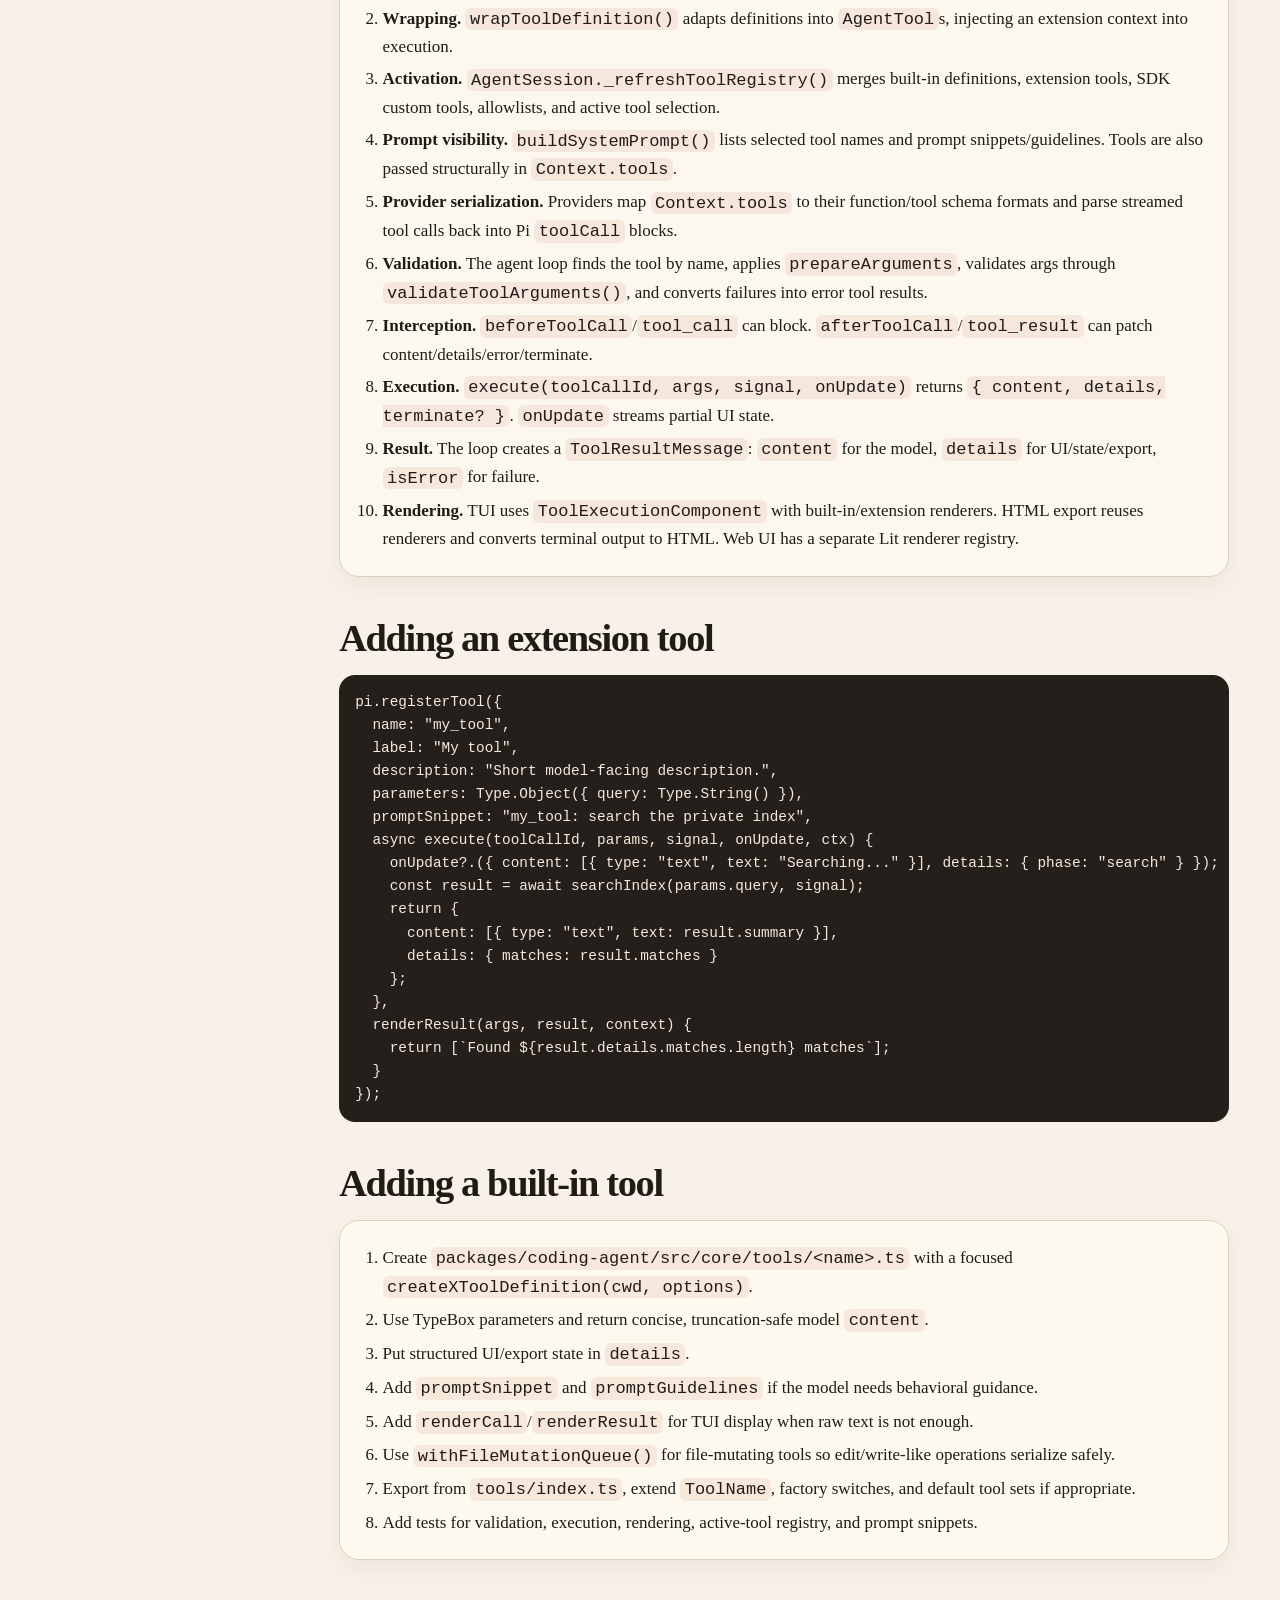
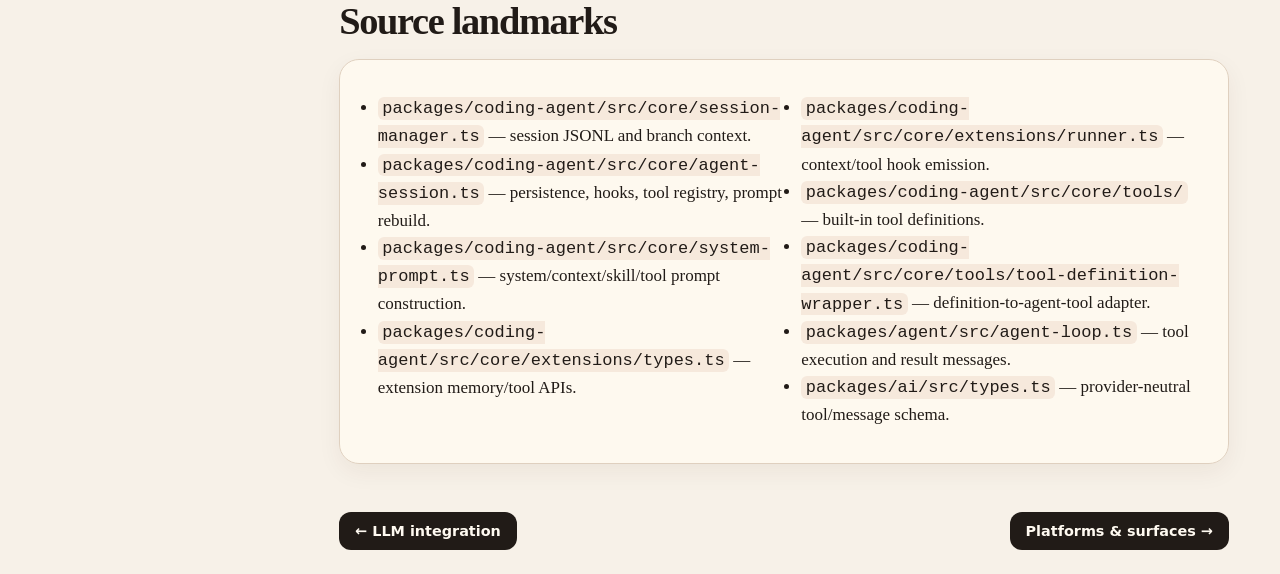
<file: docs/repo-deep-dive/memory-and-tools.html>
<!doctype html><html lang="en"><head><meta charset="utf-8"><meta name="viewport" content="width=device-width,initial-scale=1"><title>Memory & Tools - Pi Deep Dive</title><link rel="stylesheet" href="styles.css"></head><body><div class="site"><nav><div class="brand">Pi repo<br>deep dive</div><a href="index.html">Start here</a><a href="architecture.html">Architecture</a><a href="agent-loop.html">Agent loop</a><a href="tui-integration.html">TUI integration</a><a href="configuration.html">Configuration</a><a href="extension-points.html">Extension points</a><a href="llm-integration.html">LLM integration</a><a class="active" href="memory-and-tools.html">Memory & tools</a><a href="surfaces.html">Platforms & surfaces</a><a href="change-guide.html">Change guide</a></nav><main>
<section class="hero"><div class="kicker">Deep integration</div><h1>Memory and tools are session-shaped</h1><p class="lede">Pi does not have a single magic memory database abstraction. Durable memory is primarily append-only session JSONL plus extension-controlled custom entries/messages. Tools are provider-neutral schemas wrapped into agent-executable definitions and rendered by surface-specific renderers.</p></section>

<h2>Memory model: what exists</h2>
<div class="grid"><div class="card"><h3>In-memory agent state</h3><p><code>Agent.state.messages</code> is the live transcript used by the low-level loop. It changes during streaming and stores finalized messages.</p></div><div class="card"><h3>Durable sessions</h3><p><code>SessionManager</code> persists JSONL entries. Sessions are trees, not flat logs: each entry has an id and parent id.</p></div><div class="card"><h3>Model-visible memory</h3><p>Messages, custom messages, branch summaries, compaction summaries, system prompt content, skills, context files, and context-hook injections can reach the model.</p></div><div class="card"><h3>Private extension state</h3><p><code>custom</code> session entries persist branch-aware extension data but are explicitly ignored by context building unless extension code reads and injects them.</p></div></div>

<h2>Session JSONL entries</h2>
<p>The session file begins with a header containing type/version/id/timestamp/cwd and optional parent session. Entries are appended as JSON lines. Important entry families:</p>
<ul>
<li><code>message</code>: normal user, assistant, or tool-result messages.</li>
<li><code>model_change</code> and <code>thinking_level_change</code>: restore active runtime settings along a branch.</li>
<li><code>compaction</code>: stores summary and first-kept entry id; context reconstruction respects compaction boundaries.</li>
<li><code>branch_summary</code>: generated when navigating branches; can participate in context.</li>
<li><code>custom</code>: private extension state, not automatically sent to the model.</li>
<li><code>custom_message</code>: extension-injected durable message that participates in model context.</li>
<li><code>label</code> and <code>session_info</code>: metadata.</li>
</ul>

<h2>Branch-correct reconstruction</h2>
<p><code>buildSessionContext()</code> walks from the current leaf back to the root. It reconstructs messages and the latest model/thinking settings for the selected branch, handles compaction, includes model-visible entries, and skips private <code>custom</code> entries. This is the key rule for adding your own memory system: read the current branch, not the whole session file.</p>
<div class="callout good"><strong>Memory recipe:</strong> store raw/private memory as versioned <code>custom</code> entries; reconstruct effective state from <code>ctx.sessionManager.getBranch()</code>; inject only selected summaries/facts through <code>custom_message</code>, <code>before_agent_start</code>, <code>context</code>, or system prompt fragments.</div>

<h2>Memory injection points</h2>
<div class="grid"><div class="card"><h3>System prompt</h3><p><code>buildSystemPrompt()</code> combines custom system prompt, tool snippets/guidelines, project context files, skills, date, cwd, and append prompts. Use this for stable global/project context.</p></div><div class="card"><h3><code>before_agent_start</code></h3><p>Extension hook before the agent starts. Can modify the system prompt for the turn or return custom messages to prepend to the prompt batch.</p></div><div class="card"><h3><code>context</code></h3><p>Runs before every provider call through <code>agent.transformContext</code>. Best for pruning, compacting, retrieving, or injecting memory at the message-list level.</p></div><div class="card"><h3><code>custom_message</code></h3><p>Durable model-visible extension message. Useful for memory summaries that should replay with the branch.</p></div><div class="card"><h3>Tool result details</h3><p>Use <code>details</code> for state naturally tied to a tool call. It persists and branches with that tool result, but is not itself model-visible content.</p></div><div class="card"><h3>Compaction</h3><p>Compaction converts old transcript into a summary and keeps selected later entries. Memory systems should decide whether they inject before or after compaction summaries.</p></div></div>

<h2>Adding your own memory system</h2>
<div class="flow"><ol>
<li><strong>Choose private vs model-visible state.</strong> Private facts go to <code>custom</code>. Model-visible summaries go to <code>custom_message</code> or hook injection.</li>
<li><strong>Version your entries.</strong> Use a stable custom type such as <code>my-memory.v1</code> and data with explicit schema/version.</li>
<li><strong>Reconstruct from branch.</strong> On <code>session_start</code> and tree/session changes, scan <code>ctx.sessionManager.getBranch()</code> for your entries. Ignore unrelated branches unless you intentionally merge.</li>
<li><strong>Maintain an in-memory index.</strong> Build whatever vector/BM25/summary cache you need from branch entries or external storage, keyed by session id and branch leaf.</li>
<li><strong>Inject selectively.</strong> Use <code>context</code> for per-call retrieval or <code>before_agent_start</code> for per-prompt memory. Keep injected text concise and provenance-aware.</li>
<li><strong>Persist decisions.</strong> When memory changes, append a new <code>custom</code> entry. Do not mutate old JSONL entries.</li>
<li><strong>Handle compaction.</strong> Decide whether compaction should summarize your memory into <code>custom_message</code>, leave private entries alone, or prune external indexes.</li>
</ol></div>

<h2>Tool model: from schema to execution</h2>
<p>At the LLM boundary, a tool is <code>{ name, description, parameters }</code>. Coding-agent extends that with labels, execution, prompt snippets, renderers, argument preparation, and sequential/parallel hints.</p>
<div class="flow"><ol>
<li><strong>Definition.</strong> Built-ins and extensions create <code>ToolDefinition</code>s with TypeBox/JSON Schema parameters, descriptions, execution, renderers, and prompt metadata.</li>
<li><strong>Wrapping.</strong> <code>wrapToolDefinition()</code> adapts definitions into <code>AgentTool</code>s, injecting an extension context into execution.</li>
<li><strong>Activation.</strong> <code>AgentSession._refreshToolRegistry()</code> merges built-in definitions, extension tools, SDK custom tools, allowlists, and active tool selection.</li>
<li><strong>Prompt visibility.</strong> <code>buildSystemPrompt()</code> lists selected tool names and prompt snippets/guidelines. Tools are also passed structurally in <code>Context.tools</code>.</li>
<li><strong>Provider serialization.</strong> Providers map <code>Context.tools</code> to their function/tool schema formats and parse streamed tool calls back into Pi <code>toolCall</code> blocks.</li>
<li><strong>Validation.</strong> The agent loop finds the tool by name, applies <code>prepareArguments</code>, validates args through <code>validateToolArguments()</code>, and converts failures into error tool results.</li>
<li><strong>Interception.</strong> <code>beforeToolCall</code>/<code>tool_call</code> can block. <code>afterToolCall</code>/<code>tool_result</code> can patch content/details/error/terminate.</li>
<li><strong>Execution.</strong> <code>execute(toolCallId, args, signal, onUpdate)</code> returns <code>{ content, details, terminate? }</code>. <code>onUpdate</code> streams partial UI state.</li>
<li><strong>Result.</strong> The loop creates a <code>ToolResultMessage</code>: <code>content</code> for the model, <code>details</code> for UI/state/export, <code>isError</code> for failure.</li>
<li><strong>Rendering.</strong> TUI uses <code>ToolExecutionComponent</code> with built-in/extension renderers. HTML export reuses renderers and converts terminal output to HTML. Web UI has a separate Lit renderer registry.</li>
</ol></div>

<h2>Adding an extension tool</h2>
<pre><code>pi.registerTool({
  name: "my_tool",
  label: "My tool",
  description: "Short model-facing description.",
  parameters: Type.Object({ query: Type.String() }),
  promptSnippet: "my_tool: search the private index",
  async execute(toolCallId, params, signal, onUpdate, ctx) {
    onUpdate?.({ content: [{ type: "text", text: "Searching..." }], details: { phase: "search" } });
    const result = await searchIndex(params.query, signal);
    return {
      content: [{ type: "text", text: result.summary }],
      details: { matches: result.matches }
    };
  },
  renderResult(args, result, context) {
    return [`Found ${result.details.matches.length} matches`];
  }
});</code></pre>

<h2>Adding a built-in tool</h2>
<div class="flow"><ol><li>Create <code>packages/coding-agent/src/core/tools/&lt;name&gt;.ts</code> with a focused <code>createXToolDefinition(cwd, options)</code>.</li><li>Use TypeBox parameters and return concise, truncation-safe model <code>content</code>.</li><li>Put structured UI/export state in <code>details</code>.</li><li>Add <code>promptSnippet</code> and <code>promptGuidelines</code> if the model needs behavioral guidance.</li><li>Add <code>renderCall</code>/<code>renderResult</code> for TUI display when raw text is not enough.</li><li>Use <code>withFileMutationQueue()</code> for file-mutating tools so edit/write-like operations serialize safely.</li><li>Export from <code>tools/index.ts</code>, extend <code>ToolName</code>, factory switches, and default tool sets if appropriate.</li><li>Add tests for validation, execution, rendering, active-tool registry, and prompt snippets.</li></ol></div>

<h2>Source landmarks</h2><div class="source-list"><ul><li><code>packages/coding-agent/src/core/session-manager.ts</code> — session JSONL and branch context.</li><li><code>packages/coding-agent/src/core/agent-session.ts</code> — persistence, hooks, tool registry, prompt rebuild.</li><li><code>packages/coding-agent/src/core/system-prompt.ts</code> — system/context/skill/tool prompt construction.</li><li><code>packages/coding-agent/src/core/extensions/types.ts</code> — extension memory/tool APIs.</li><li><code>packages/coding-agent/src/core/extensions/runner.ts</code> — context/tool hook emission.</li><li><code>packages/coding-agent/src/core/tools/</code> — built-in tool definitions.</li><li><code>packages/coding-agent/src/core/tools/tool-definition-wrapper.ts</code> — definition-to-agent-tool adapter.</li><li><code>packages/agent/src/agent-loop.ts</code> — tool execution and result messages.</li><li><code>packages/ai/src/types.ts</code> — provider-neutral tool/message schema.</li></ul></div>
<div class="nextprev"><a href="llm-integration.html">← LLM integration</a><a href="surfaces.html">Platforms & surfaces →</a></div>
</main></div></body></html>
</file>
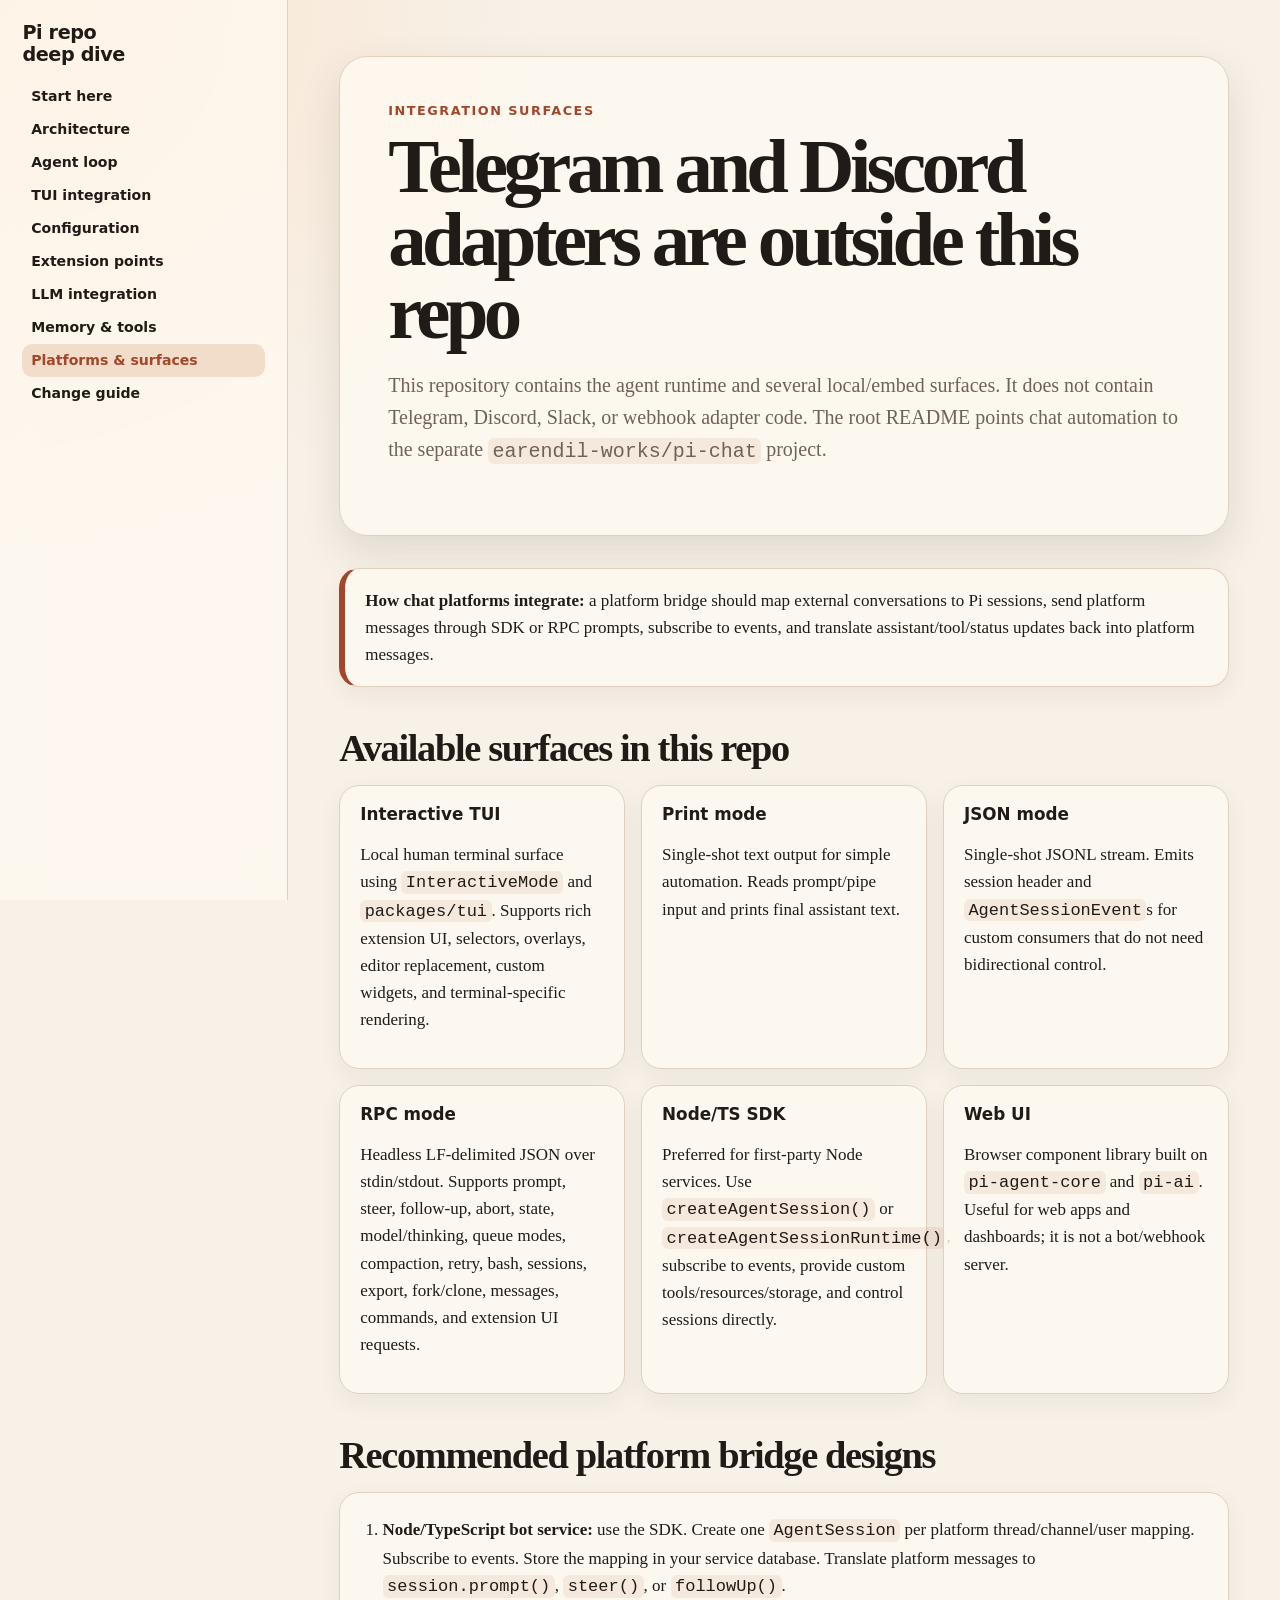
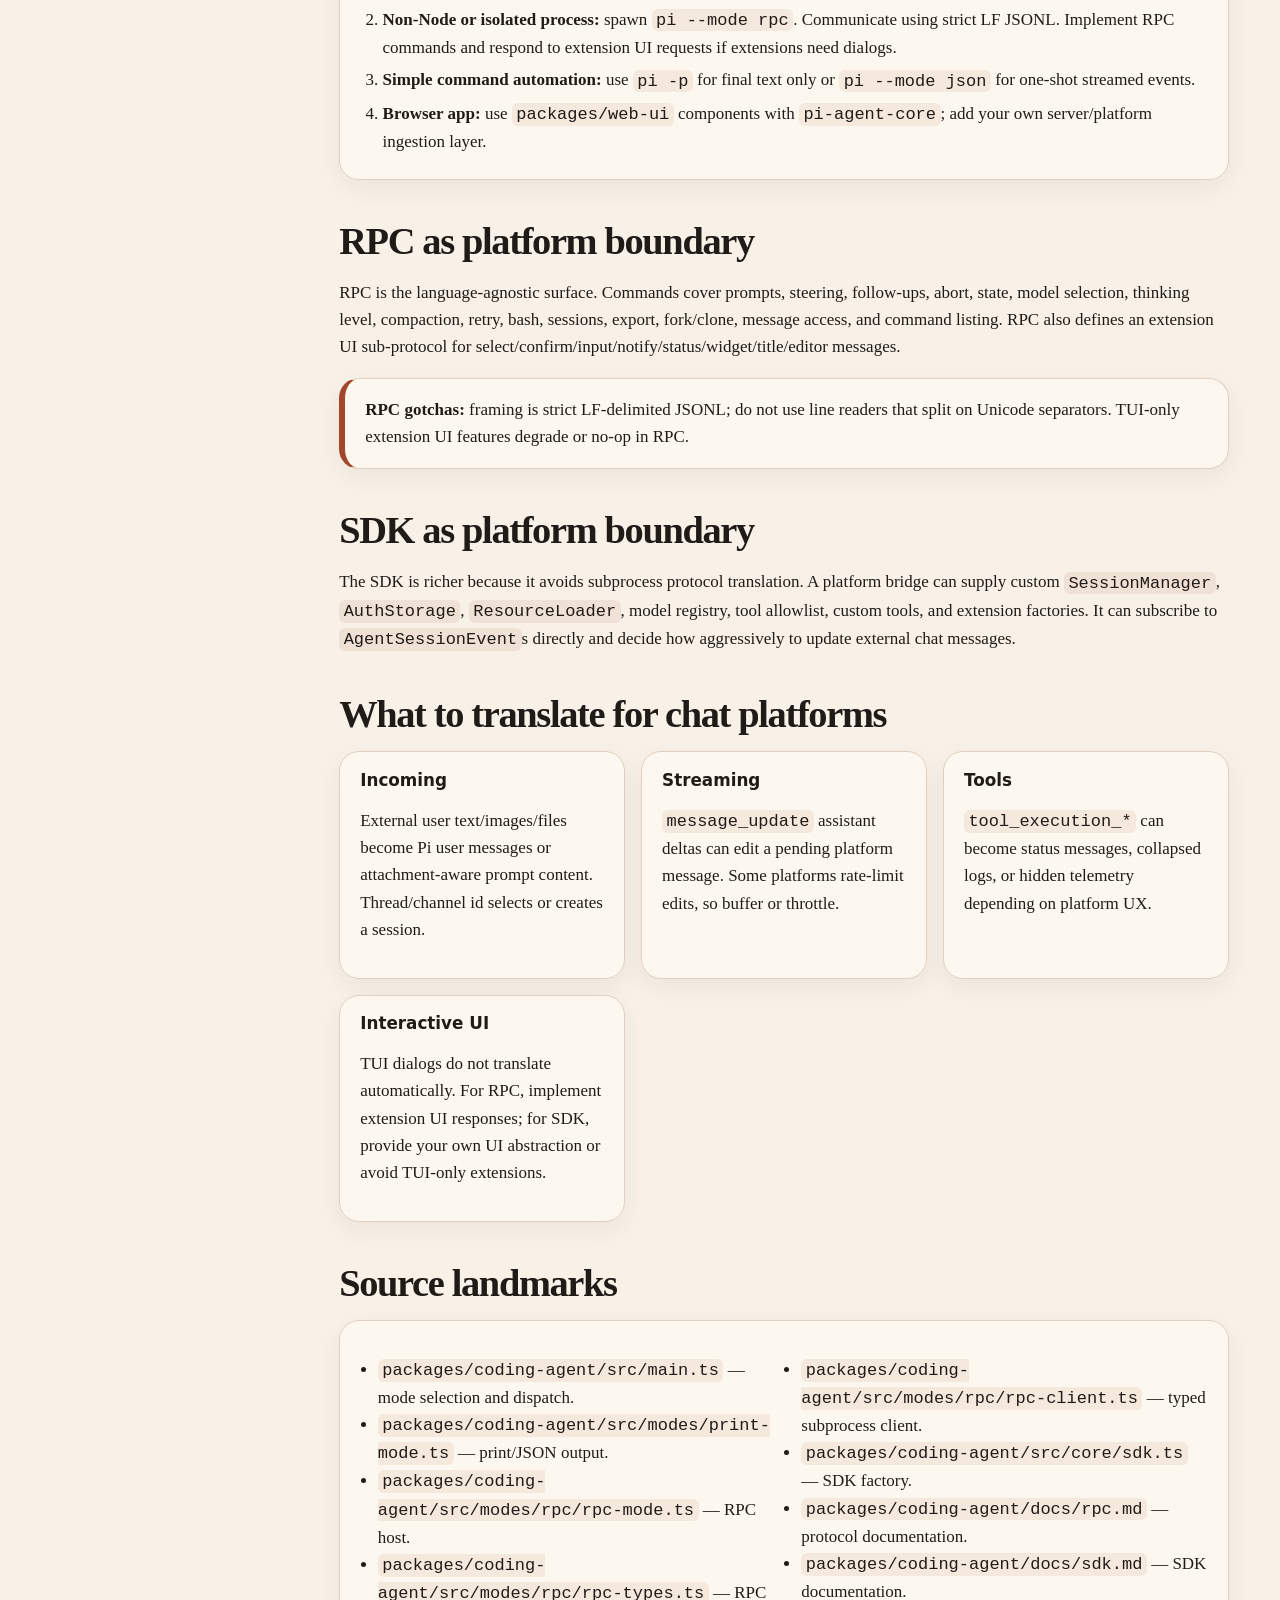
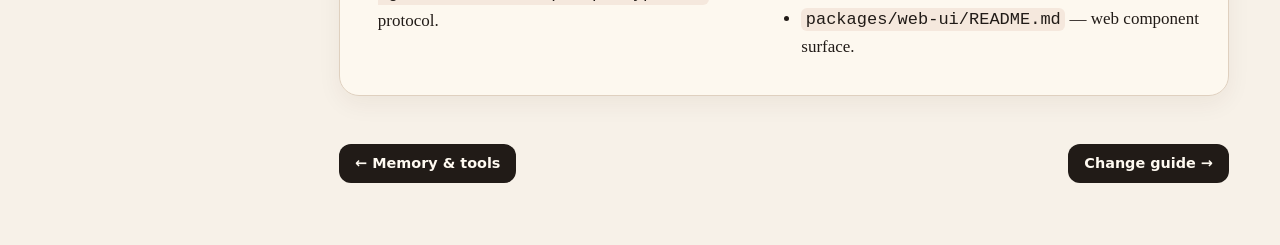
<file: docs/repo-deep-dive/surfaces.html>
<!doctype html><html lang="en"><head><meta charset="utf-8"><meta name="viewport" content="width=device-width,initial-scale=1"><title>Platforms & Surfaces - Pi Deep Dive</title><link rel="stylesheet" href="styles.css"></head><body><div class="site"><nav><div class="brand">Pi repo<br>deep dive</div><a href="index.html">Start here</a><a href="architecture.html">Architecture</a><a href="agent-loop.html">Agent loop</a><a href="tui-integration.html">TUI integration</a><a href="configuration.html">Configuration</a><a href="extension-points.html">Extension points</a><a href="llm-integration.html">LLM integration</a><a href="memory-and-tools.html">Memory & tools</a><a class="active" href="surfaces.html">Platforms & surfaces</a><a href="change-guide.html">Change guide</a></nav><main>
<section class="hero"><div class="kicker">Integration surfaces</div><h1>Telegram and Discord adapters are outside this repo</h1><p class="lede">This repository contains the agent runtime and several local/embed surfaces. It does not contain Telegram, Discord, Slack, or webhook adapter code. The root README points chat automation to the separate <code>earendil-works/pi-chat</code> project.</p></section>

<div class="callout"><strong>How chat platforms integrate:</strong> a platform bridge should map external conversations to Pi sessions, send platform messages through SDK or RPC prompts, subscribe to events, and translate assistant/tool/status updates back into platform messages.</div>

<h2>Available surfaces in this repo</h2>
<div class="grid"><div class="card"><h3>Interactive TUI</h3><p>Local human terminal surface using <code>InteractiveMode</code> and <code>packages/tui</code>. Supports rich extension UI, selectors, overlays, editor replacement, custom widgets, and terminal-specific rendering.</p></div><div class="card"><h3>Print mode</h3><p>Single-shot text output for simple automation. Reads prompt/pipe input and prints final assistant text.</p></div><div class="card"><h3>JSON mode</h3><p>Single-shot JSONL stream. Emits session header and <code>AgentSessionEvent</code>s for custom consumers that do not need bidirectional control.</p></div><div class="card"><h3>RPC mode</h3><p>Headless LF-delimited JSON over stdin/stdout. Supports prompt, steer, follow-up, abort, state, model/thinking, queue modes, compaction, retry, bash, sessions, export, fork/clone, messages, commands, and extension UI requests.</p></div><div class="card"><h3>Node/TS SDK</h3><p>Preferred for first-party Node services. Use <code>createAgentSession()</code> or <code>createAgentSessionRuntime()</code>, subscribe to events, provide custom tools/resources/storage, and control sessions directly.</p></div><div class="card"><h3>Web UI</h3><p>Browser component library built on <code>pi-agent-core</code> and <code>pi-ai</code>. Useful for web apps and dashboards; it is not a bot/webhook server.</p></div></div>

<h2>Recommended platform bridge designs</h2>
<div class="flow"><ol>
<li><strong>Node/TypeScript bot service:</strong> use the SDK. Create one <code>AgentSession</code> per platform thread/channel/user mapping. Subscribe to events. Store the mapping in your service database. Translate platform messages to <code>session.prompt()</code>, <code>steer()</code>, or <code>followUp()</code>.</li>
<li><strong>Non-Node or isolated process:</strong> spawn <code>pi --mode rpc</code>. Communicate using strict LF JSONL. Implement RPC commands and respond to extension UI requests if extensions need dialogs.</li>
<li><strong>Simple command automation:</strong> use <code>pi -p</code> for final text only or <code>pi --mode json</code> for one-shot streamed events.</li>
<li><strong>Browser app:</strong> use <code>packages/web-ui</code> components with <code>pi-agent-core</code>; add your own server/platform ingestion layer.</li>
</ol></div>

<h2>RPC as platform boundary</h2>
<p>RPC is the language-agnostic surface. Commands cover prompts, steering, follow-ups, abort, state, model selection, thinking level, compaction, retry, bash, sessions, export, fork/clone, message access, and command listing. RPC also defines an extension UI sub-protocol for select/confirm/input/notify/status/widget/title/editor messages.</p>
<div class="callout"><strong>RPC gotchas:</strong> framing is strict LF-delimited JSONL; do not use line readers that split on Unicode separators. TUI-only extension UI features degrade or no-op in RPC.</div>

<h2>SDK as platform boundary</h2>
<p>The SDK is richer because it avoids subprocess protocol translation. A platform bridge can supply custom <code>SessionManager</code>, <code>AuthStorage</code>, <code>ResourceLoader</code>, model registry, tool allowlist, custom tools, and extension factories. It can subscribe to <code>AgentSessionEvent</code>s directly and decide how aggressively to update external chat messages.</p>

<h2>What to translate for chat platforms</h2>
<div class="grid"><div class="card"><h3>Incoming</h3><p>External user text/images/files become Pi user messages or attachment-aware prompt content. Thread/channel id selects or creates a session.</p></div><div class="card"><h3>Streaming</h3><p><code>message_update</code> assistant deltas can edit a pending platform message. Some platforms rate-limit edits, so buffer or throttle.</p></div><div class="card"><h3>Tools</h3><p><code>tool_execution_*</code> can become status messages, collapsed logs, or hidden telemetry depending on platform UX.</p></div><div class="card"><h3>Interactive UI</h3><p>TUI dialogs do not translate automatically. For RPC, implement extension UI responses; for SDK, provide your own UI abstraction or avoid TUI-only extensions.</p></div></div>

<h2>Source landmarks</h2><div class="source-list"><ul><li><code>packages/coding-agent/src/main.ts</code> — mode selection and dispatch.</li><li><code>packages/coding-agent/src/modes/print-mode.ts</code> — print/JSON output.</li><li><code>packages/coding-agent/src/modes/rpc/rpc-mode.ts</code> — RPC host.</li><li><code>packages/coding-agent/src/modes/rpc/rpc-types.ts</code> — RPC protocol.</li><li><code>packages/coding-agent/src/modes/rpc/rpc-client.ts</code> — typed subprocess client.</li><li><code>packages/coding-agent/src/core/sdk.ts</code> — SDK factory.</li><li><code>packages/coding-agent/docs/rpc.md</code> — protocol documentation.</li><li><code>packages/coding-agent/docs/sdk.md</code> — SDK documentation.</li><li><code>packages/web-ui/README.md</code> — web component surface.</li></ul></div>
<div class="nextprev"><a href="memory-and-tools.html">← Memory & tools</a><a href="change-guide.html">Change guide →</a></div>
</main></div></body></html>
</file>
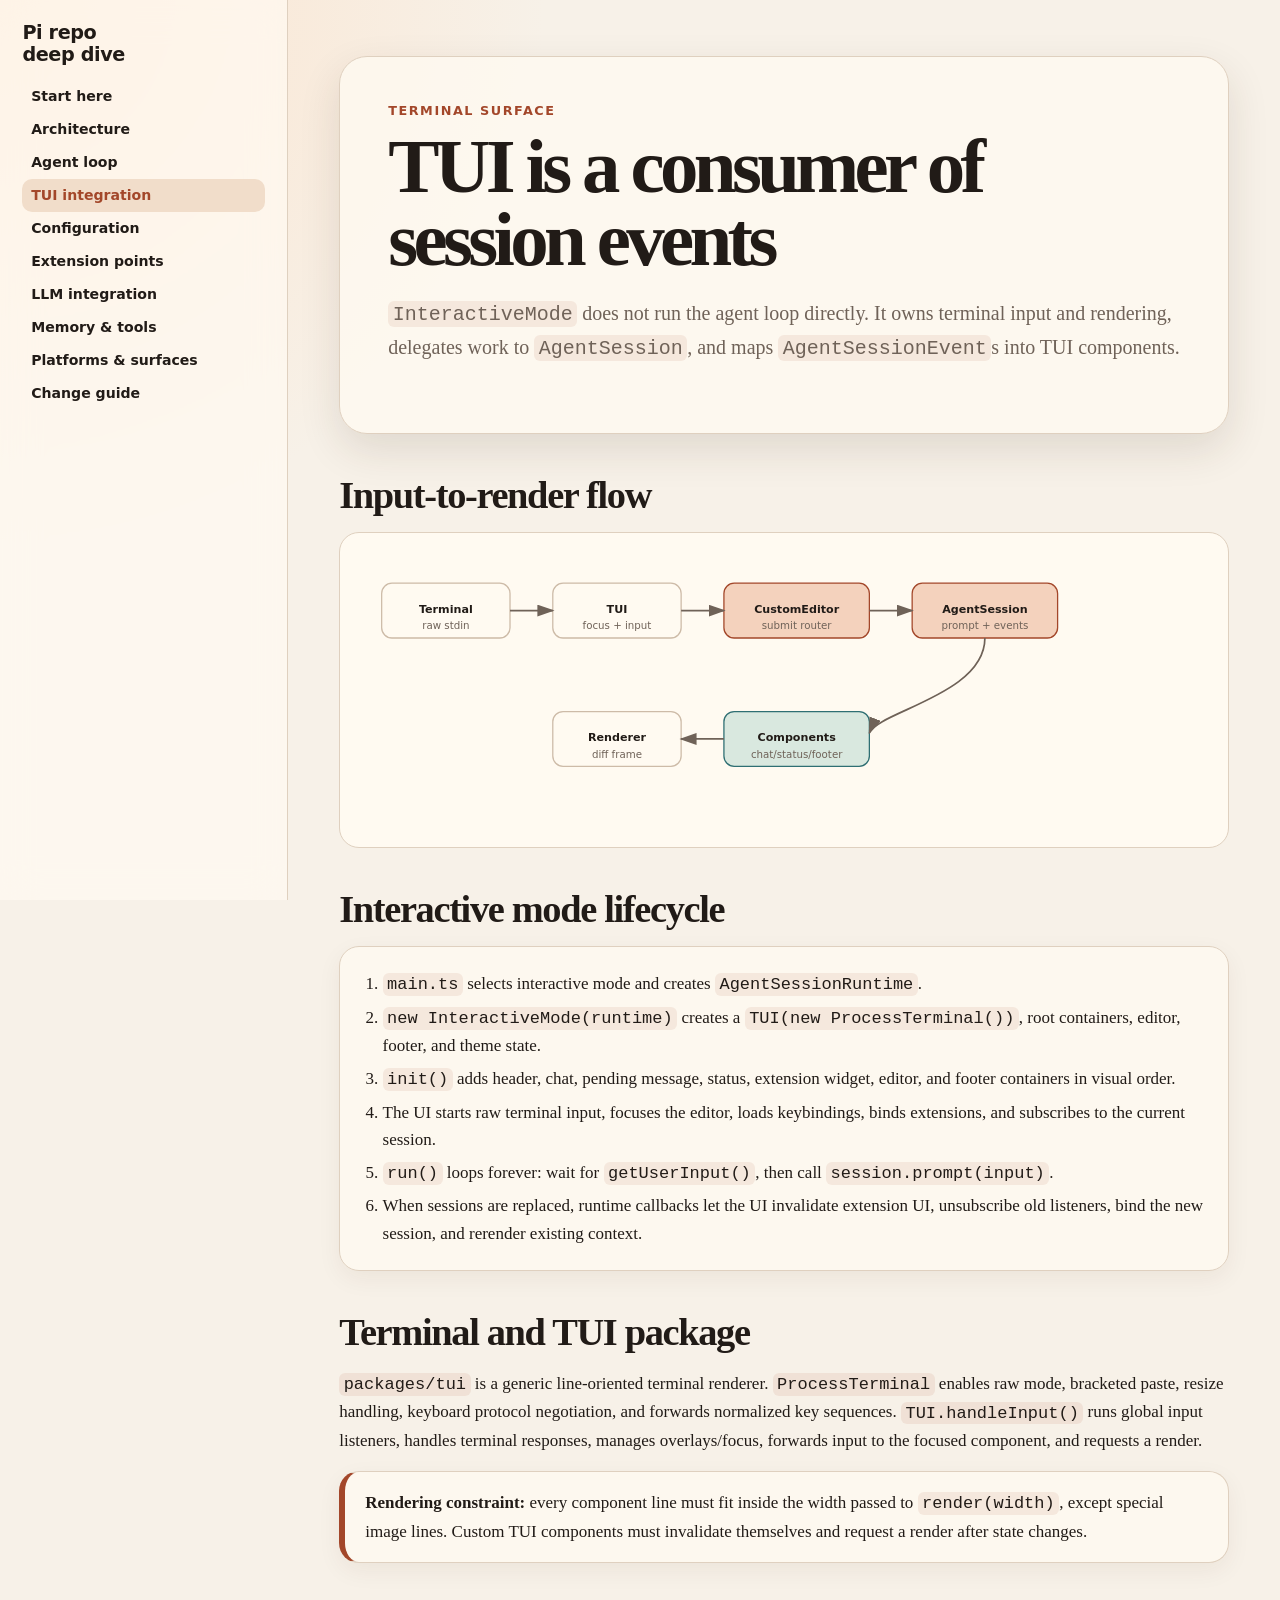
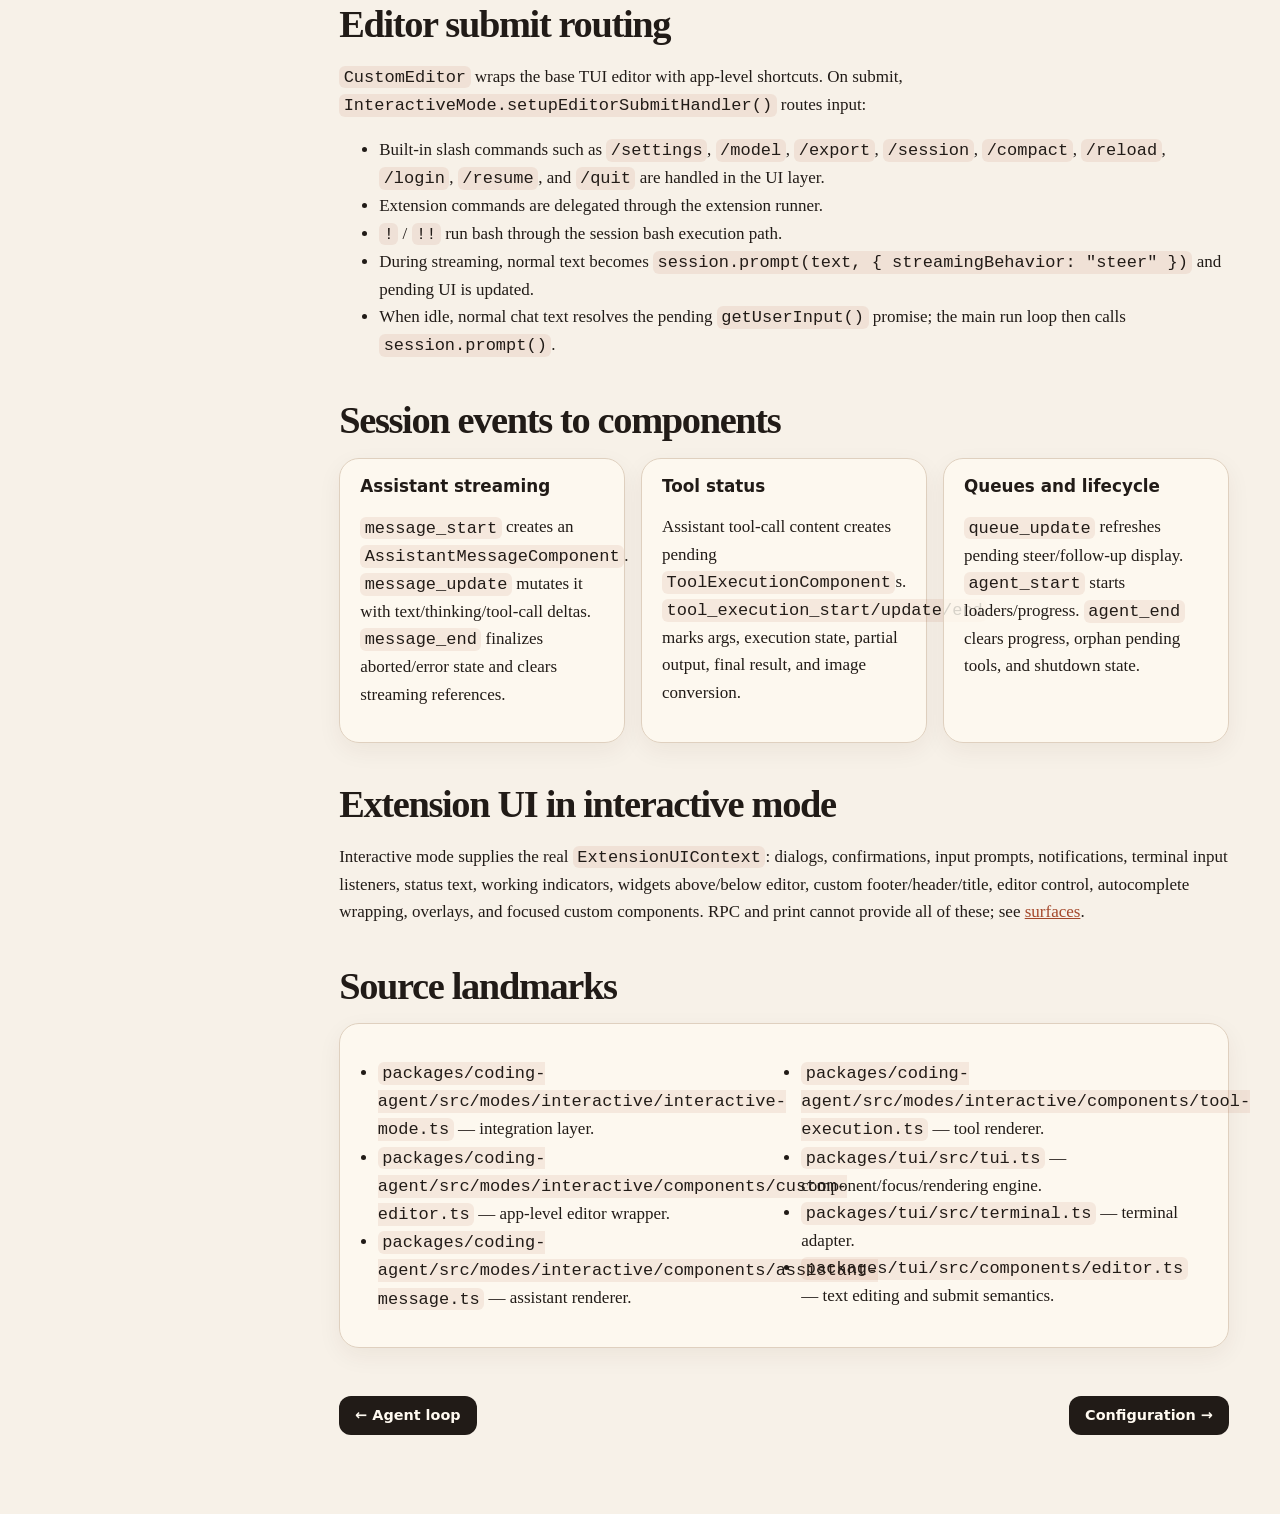
<file: docs/repo-deep-dive/tui-integration.html>
<!doctype html><html lang="en"><head><meta charset="utf-8"><meta name="viewport" content="width=device-width,initial-scale=1"><title>TUI Integration - Pi Deep Dive</title><link rel="stylesheet" href="styles.css"></head><body><div class="site"><nav><div class="brand">Pi repo<br>deep dive</div><a href="index.html">Start here</a><a href="architecture.html">Architecture</a><a href="agent-loop.html">Agent loop</a><a class="active" href="tui-integration.html">TUI integration</a><a href="configuration.html">Configuration</a><a href="extension-points.html">Extension points</a><a href="llm-integration.html">LLM integration</a><a href="memory-and-tools.html">Memory & tools</a><a href="surfaces.html">Platforms & surfaces</a><a href="change-guide.html">Change guide</a></nav><main>
<section class="hero"><div class="kicker">Terminal surface</div><h1>TUI is a consumer of session events</h1><p class="lede"><code>InteractiveMode</code> does not run the agent loop directly. It owns terminal input and rendering, delegates work to <code>AgentSession</code>, and maps <code>AgentSessionEvent</code>s into TUI components.</p></section>

<h2>Input-to-render flow</h2>
<div class="diagram" aria-label="TUI to agent flow"><svg viewBox="0 0 1000 320"><defs><marker id="arrowhead" markerWidth="10" markerHeight="7" refX="9" refY="3.5" orient="auto"><polygon points="0 0,10 3.5,0 7" fill="#6f6258"/></marker></defs>
<rect class="box" x="30" y="40" width="150" height="64" rx="12"/><text class="label" x="105" y="75" text-anchor="middle">Terminal</text><text class="sub" x="105" y="94" text-anchor="middle">raw stdin</text>
<rect class="box" x="230" y="40" width="150" height="64" rx="12"/><text class="label" x="305" y="75" text-anchor="middle">TUI</text><text class="sub" x="305" y="94" text-anchor="middle">focus + input</text>
<rect class="box-accent" x="430" y="40" width="170" height="64" rx="12"/><text class="label" x="515" y="75" text-anchor="middle">CustomEditor</text><text class="sub" x="515" y="94" text-anchor="middle">submit router</text>
<rect class="box-accent" x="650" y="40" width="170" height="64" rx="12"/><text class="label" x="735" y="75" text-anchor="middle">AgentSession</text><text class="sub" x="735" y="94" text-anchor="middle">prompt + events</text>
<rect class="box-green" x="430" y="190" width="170" height="64" rx="12"/><text class="label" x="515" y="225" text-anchor="middle">Components</text><text class="sub" x="515" y="244" text-anchor="middle">chat/status/footer</text>
<rect class="box" x="230" y="190" width="150" height="64" rx="12"/><text class="label" x="305" y="225" text-anchor="middle">Renderer</text><text class="sub" x="305" y="244" text-anchor="middle">diff frame</text>
<path class="arrow" d="M180 72 H230"/><path class="arrow" d="M380 72 H430"/><path class="arrow" d="M600 72 H650"/><path class="arrow" d="M735 104 C735 170 610 190 600 215"/><path class="arrow" d="M430 222 H380"/></svg></div>

<h2>Interactive mode lifecycle</h2>
<div class="flow"><ol>
<li><code>main.ts</code> selects interactive mode and creates <code>AgentSessionRuntime</code>.</li>
<li><code>new InteractiveMode(runtime)</code> creates a <code>TUI(new ProcessTerminal())</code>, root containers, editor, footer, and theme state.</li>
<li><code>init()</code> adds header, chat, pending message, status, extension widget, editor, and footer containers in visual order.</li>
<li>The UI starts raw terminal input, focuses the editor, loads keybindings, binds extensions, and subscribes to the current session.</li>
<li><code>run()</code> loops forever: wait for <code>getUserInput()</code>, then call <code>session.prompt(input)</code>.</li>
<li>When sessions are replaced, runtime callbacks let the UI invalidate extension UI, unsubscribe old listeners, bind the new session, and rerender existing context.</li>
</ol></div>

<h2>Terminal and TUI package</h2>
<p><code>packages/tui</code> is a generic line-oriented terminal renderer. <code>ProcessTerminal</code> enables raw mode, bracketed paste, resize handling, keyboard protocol negotiation, and forwards normalized key sequences. <code>TUI.handleInput()</code> runs global input listeners, handles terminal responses, manages overlays/focus, forwards input to the focused component, and requests a render.</p>
<div class="callout"><strong>Rendering constraint:</strong> every component line must fit inside the width passed to <code>render(width)</code>, except special image lines. Custom TUI components must invalidate themselves and request a render after state changes.</div>

<h2>Editor submit routing</h2>
<p><code>CustomEditor</code> wraps the base TUI editor with app-level shortcuts. On submit, <code>InteractiveMode.setupEditorSubmitHandler()</code> routes input:</p>
<ul>
<li>Built-in slash commands such as <code>/settings</code>, <code>/model</code>, <code>/export</code>, <code>/session</code>, <code>/compact</code>, <code>/reload</code>, <code>/login</code>, <code>/resume</code>, and <code>/quit</code> are handled in the UI layer.</li>
<li>Extension commands are delegated through the extension runner.</li>
<li><code>!</code> / <code>!!</code> run bash through the session bash execution path.</li>
<li>During streaming, normal text becomes <code>session.prompt(text, { streamingBehavior: "steer" })</code> and pending UI is updated.</li>
<li>When idle, normal chat text resolves the pending <code>getUserInput()</code> promise; the main run loop then calls <code>session.prompt()</code>.</li>
</ul>

<h2>Session events to components</h2>
<div class="grid"><div class="card"><h3>Assistant streaming</h3><p><code>message_start</code> creates an <code>AssistantMessageComponent</code>. <code>message_update</code> mutates it with text/thinking/tool-call deltas. <code>message_end</code> finalizes aborted/error state and clears streaming references.</p></div><div class="card"><h3>Tool status</h3><p>Assistant tool-call content creates pending <code>ToolExecutionComponent</code>s. <code>tool_execution_start/update/end</code> marks args, execution state, partial output, final result, and image conversion.</p></div><div class="card"><h3>Queues and lifecycle</h3><p><code>queue_update</code> refreshes pending steer/follow-up display. <code>agent_start</code> starts loaders/progress. <code>agent_end</code> clears progress, orphan pending tools, and shutdown state.</p></div></div>

<h2>Extension UI in interactive mode</h2>
<p>Interactive mode supplies the real <code>ExtensionUIContext</code>: dialogs, confirmations, input prompts, notifications, terminal input listeners, status text, working indicators, widgets above/below editor, custom footer/header/title, editor control, autocomplete wrapping, overlays, and focused custom components. RPC and print cannot provide all of these; see <a href="surfaces.html">surfaces</a>.</p>

<h2>Source landmarks</h2><div class="source-list"><ul><li><code>packages/coding-agent/src/modes/interactive/interactive-mode.ts</code> — integration layer.</li><li><code>packages/coding-agent/src/modes/interactive/components/custom-editor.ts</code> — app-level editor wrapper.</li><li><code>packages/coding-agent/src/modes/interactive/components/assistant-message.ts</code> — assistant renderer.</li><li><code>packages/coding-agent/src/modes/interactive/components/tool-execution.ts</code> — tool renderer.</li><li><code>packages/tui/src/tui.ts</code> — component/focus/rendering engine.</li><li><code>packages/tui/src/terminal.ts</code> — terminal adapter.</li><li><code>packages/tui/src/components/editor.ts</code> — text editing and submit semantics.</li></ul></div>
<div class="nextprev"><a href="agent-loop.html">← Agent loop</a><a href="configuration.html">Configuration →</a></div>
</main></div></body></html>
</file>
<file: docs/repo-deep-dive/styles.css>
:root {
  --bg: #f7f1e8;
  --paper: #fffaf1;
  --ink: #211b17;
  --muted: #6f6258;
  --line: #dfd0bf;
  --accent: #a3472a;
  --accent-2: #2f6f73;
  --code-bg: #241f1b;
  --code-ink: #f8eadb;
  --shadow: 0 16px 42px rgba(60, 38, 24, 0.12);
}

* { box-sizing: border-box; }
body {
  margin: 0;
  color: var(--ink);
  background: radial-gradient(circle at top left, #fbe3cd 0, transparent 34rem), var(--bg);
  font: 17px/1.6 ui-serif, Georgia, Cambria, "Times New Roman", serif;
}

a { color: var(--accent); text-decoration-thickness: 0.08em; }
code, pre, .mono { font-family: ui-monospace, SFMono-Regular, Menlo, Monaco, Consolas, monospace; }
pre { background: var(--code-bg); color: var(--code-ink); padding: 1rem; border-radius: 16px; overflow: auto; font-size: 0.9rem; }
code { background: rgba(163, 71, 42, 0.09); padding: 0.12rem 0.28rem; border-radius: 6px; }
pre code { background: transparent; padding: 0; }

.site { display: grid; grid-template-columns: 18rem minmax(0, 1fr); min-height: 100vh; }
nav {
  position: sticky; top: 0; height: 100vh; overflow: auto;
  padding: 1.4rem; border-right: 1px solid var(--line);
  background: rgba(255, 250, 241, 0.72); backdrop-filter: blur(18px);
}
nav .brand { font: 800 1.2rem/1.1 ui-sans-serif, system-ui, sans-serif; letter-spacing: -0.02em; margin-bottom: 1rem; }
nav a { display: block; padding: 0.48rem 0.55rem; border-radius: 10px; color: var(--ink); text-decoration: none; font: 600 0.88rem/1.25 ui-sans-serif, system-ui, sans-serif; }
nav a:hover, nav a.active { background: #f1ddca; color: var(--accent); }
nav .small { color: var(--muted); font: 0.8rem ui-sans-serif, system-ui, sans-serif; margin-top: 1rem; }

main { max-width: 76rem; padding: 3.5rem clamp(1.2rem, 4vw, 4rem) 5rem; }
.hero { background: rgba(255, 250, 241, 0.78); border: 1px solid var(--line); border-radius: 28px; padding: clamp(1.4rem, 4vw, 3rem); box-shadow: var(--shadow); margin-bottom: 2rem; }
h1 { font-size: clamp(2.4rem, 6vw, 5rem); line-height: 0.95; letter-spacing: -0.06em; margin: 0 0 1rem; }
h2 { font-size: clamp(1.65rem, 3vw, 2.4rem); line-height: 1.1; letter-spacing: -0.035em; margin: 2.5rem 0 1rem; }
h3 { font: 800 1.05rem/1.2 ui-sans-serif, system-ui, sans-serif; margin: 1.5rem 0 0.45rem; }
.lede { font-size: 1.25rem; color: var(--muted); max-width: 58rem; }
.kicker { color: var(--accent); font: 800 0.8rem/1 ui-sans-serif, system-ui, sans-serif; letter-spacing: 0.12em; text-transform: uppercase; margin-bottom: 0.8rem; }

.grid { display: grid; gap: 1rem; grid-template-columns: repeat(auto-fit, minmax(16rem, 1fr)); }
.card, .callout, .flow, .source-list { background: rgba(255, 250, 241, 0.82); border: 1px solid var(--line); border-radius: 20px; padding: 1.1rem 1.25rem; box-shadow: 0 8px 24px rgba(60, 38, 24, 0.06); }
.card h3 { margin-top: 0; }
.callout { border-left: 6px solid var(--accent); }
.callout.good { border-left-color: var(--accent-2); }
.flow ol { margin: 0; padding-left: 1.4rem; }
.flow li { margin: 0.35rem 0; }
.tag { display: inline-block; font: 700 0.72rem/1 ui-sans-serif, system-ui, sans-serif; padding: 0.35rem 0.5rem; border-radius: 999px; background: #ead4bf; color: #5b2a1a; margin: 0.15rem; }

.diagram { width: 100%; margin: 1rem 0; background: var(--paper); border: 1px solid var(--line); border-radius: 20px; padding: 1rem; overflow: auto; }
.diagram svg { min-width: 720px; width: 100%; height: auto; }
.box { fill: #fffaf1; stroke: #cdbba8; stroke-width: 1.5; }
.box-accent { fill: #f4d2bd; stroke: #a3472a; stroke-width: 1.5; }
.box-green { fill: #d9e8df; stroke: #2f6f73; stroke-width: 1.5; }
.arrow { stroke: #6f6258; stroke-width: 2; fill: none; marker-end: url(#arrowhead); }
.label { font: 700 13px ui-sans-serif, system-ui, sans-serif; fill: #211b17; }
.sub { font: 12px ui-sans-serif, system-ui, sans-serif; fill: #6f6258; }

.source-list ul { columns: 2; padding-left: 1.1rem; }
.nextprev { display: flex; justify-content: space-between; gap: 1rem; margin-top: 3rem; }
.nextprev a { background: var(--ink); color: var(--paper); border-radius: 12px; padding: 0.7rem 1rem; text-decoration: none; font: 700 0.9rem ui-sans-serif, system-ui, sans-serif; }

@media (max-width: 860px) {
  .site { display: block; }
  nav { position: relative; height: auto; border-right: 0; border-bottom: 1px solid var(--line); }
  nav a { display: inline-block; }
  main { padding-top: 2rem; }
  .source-list ul { columns: 1; }
}
</file>
